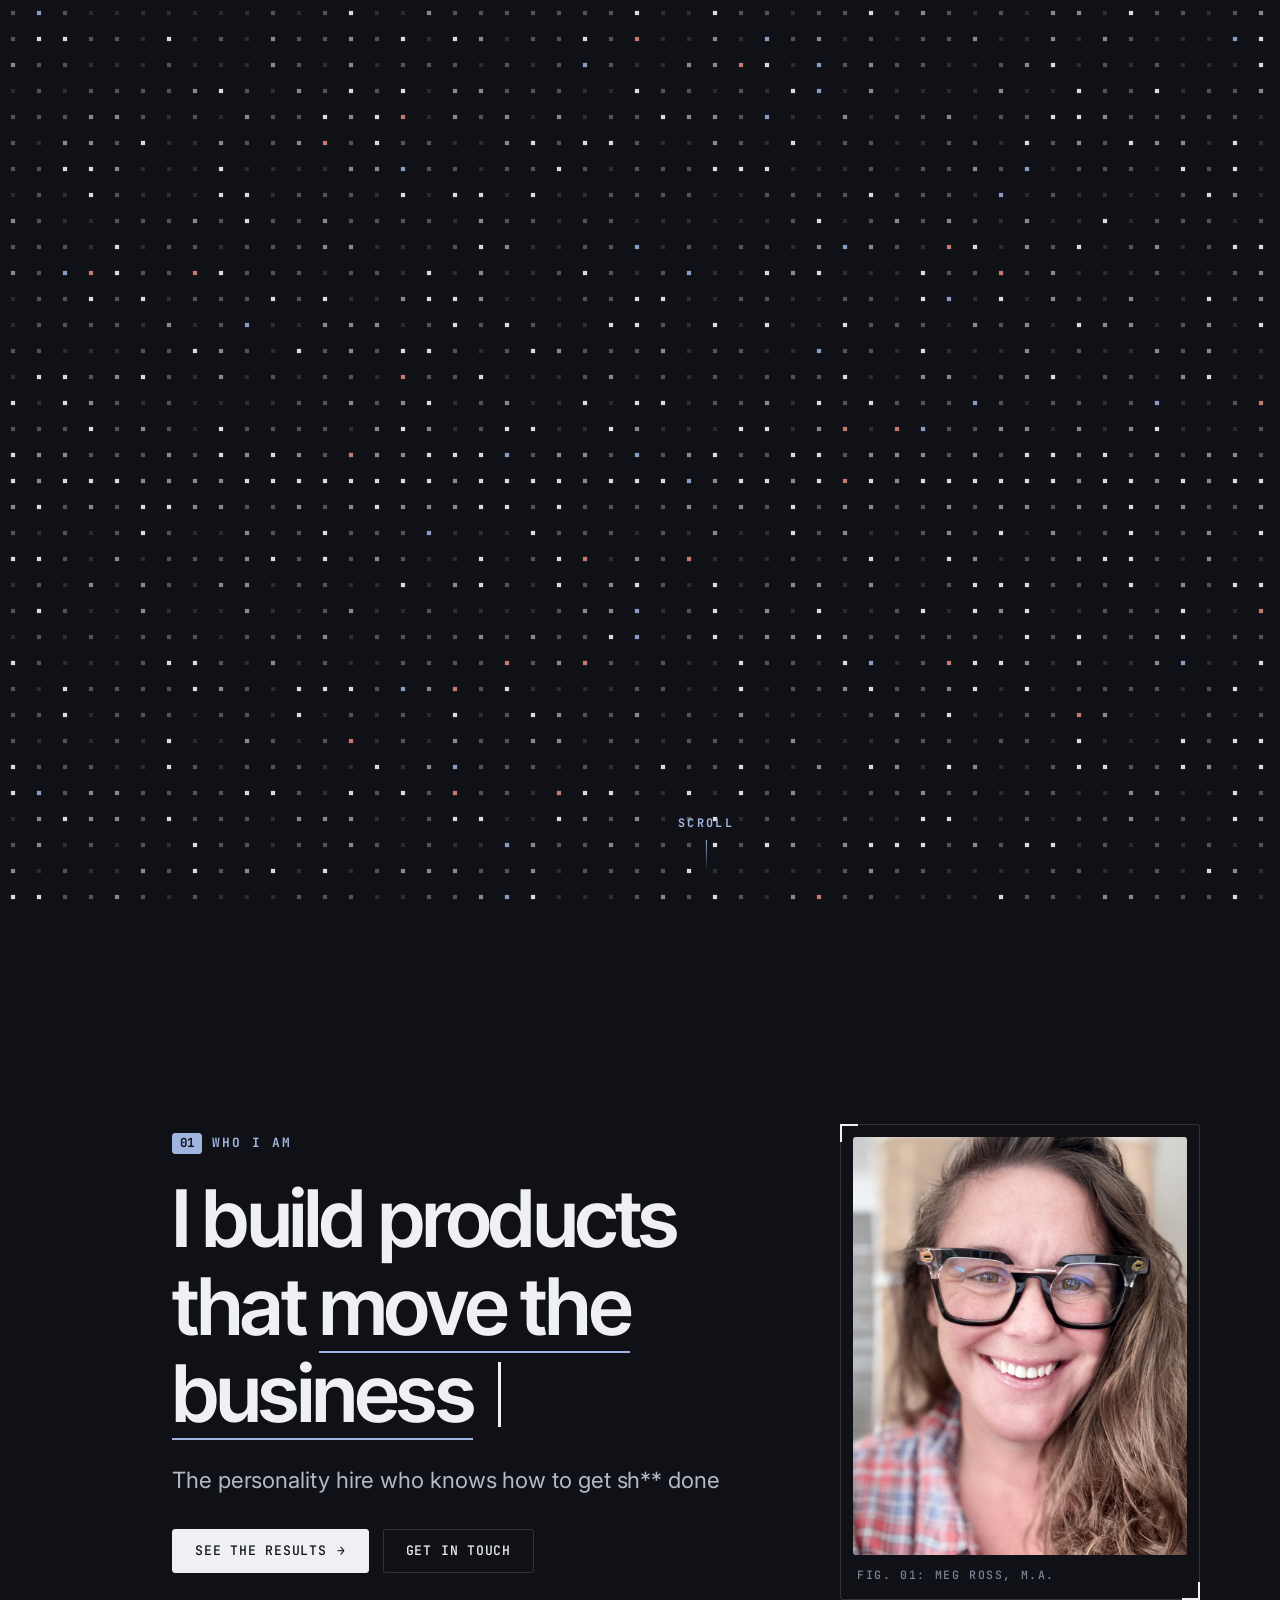
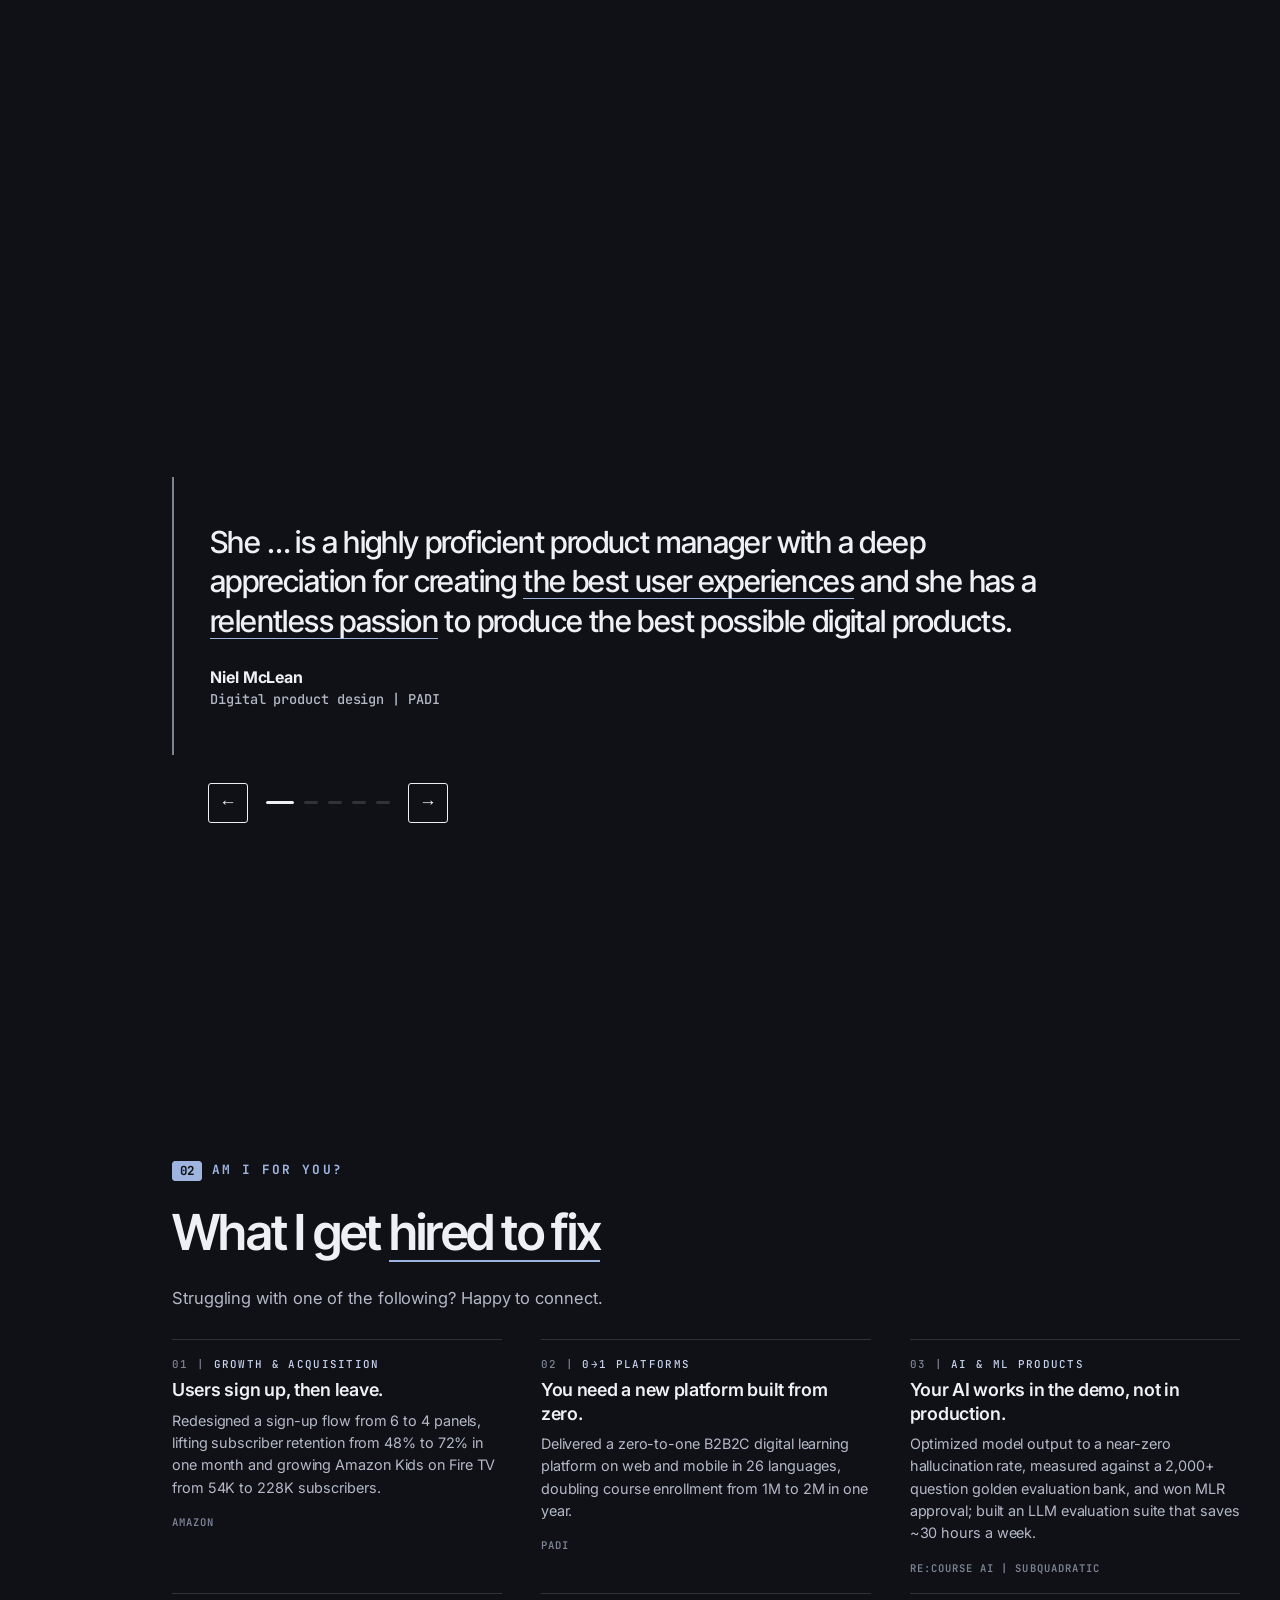
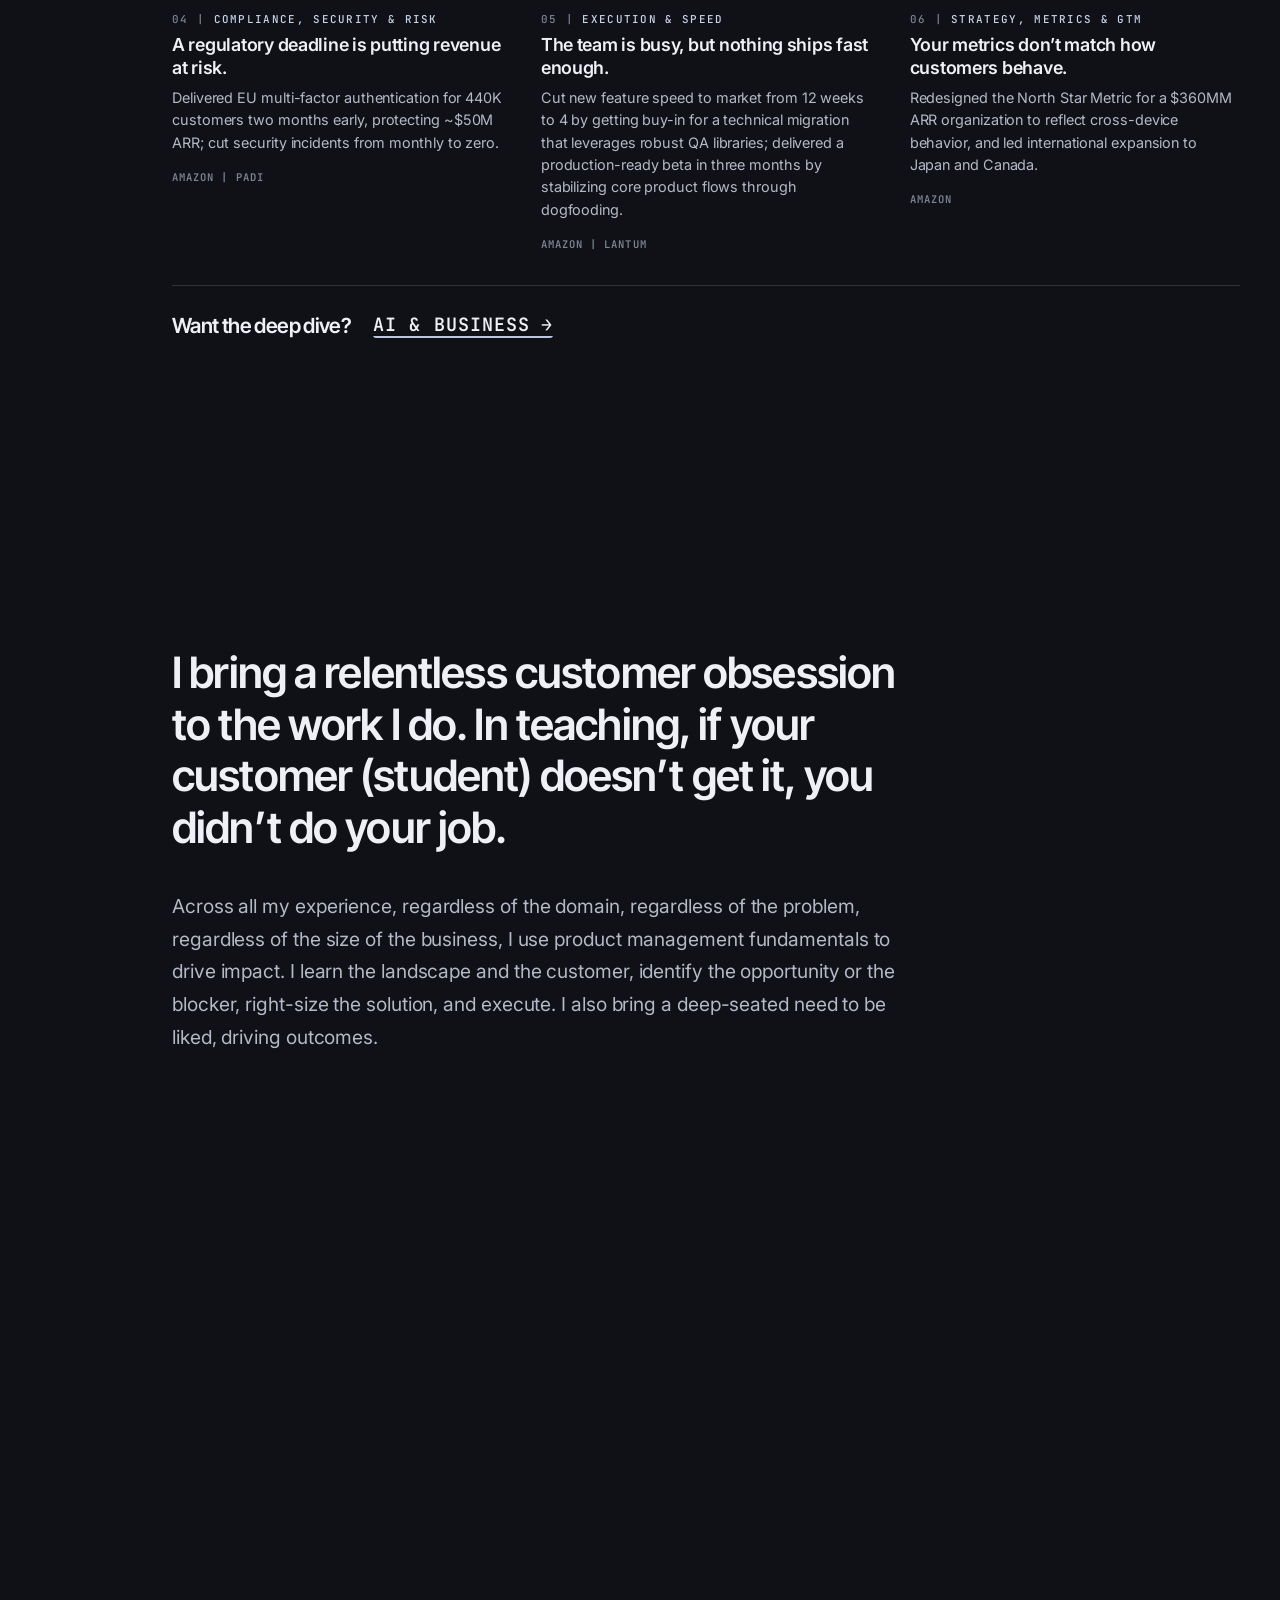
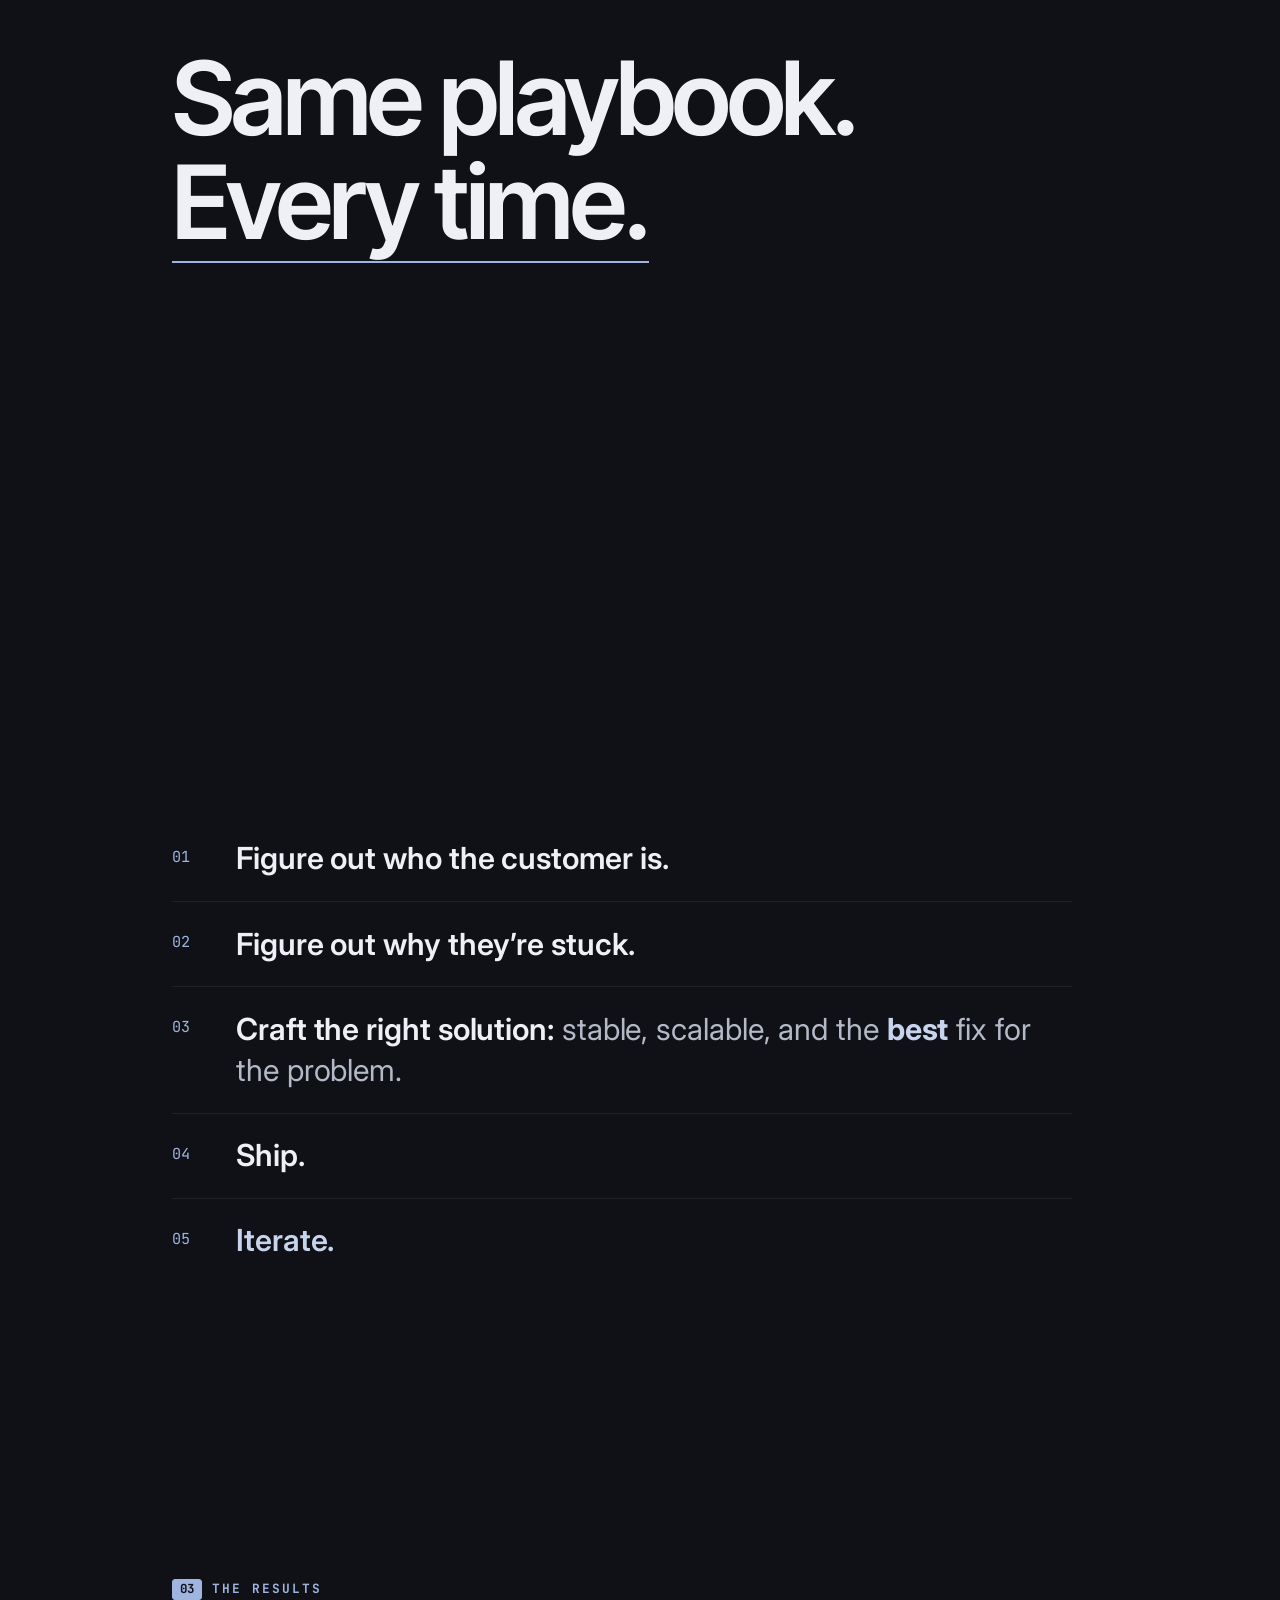
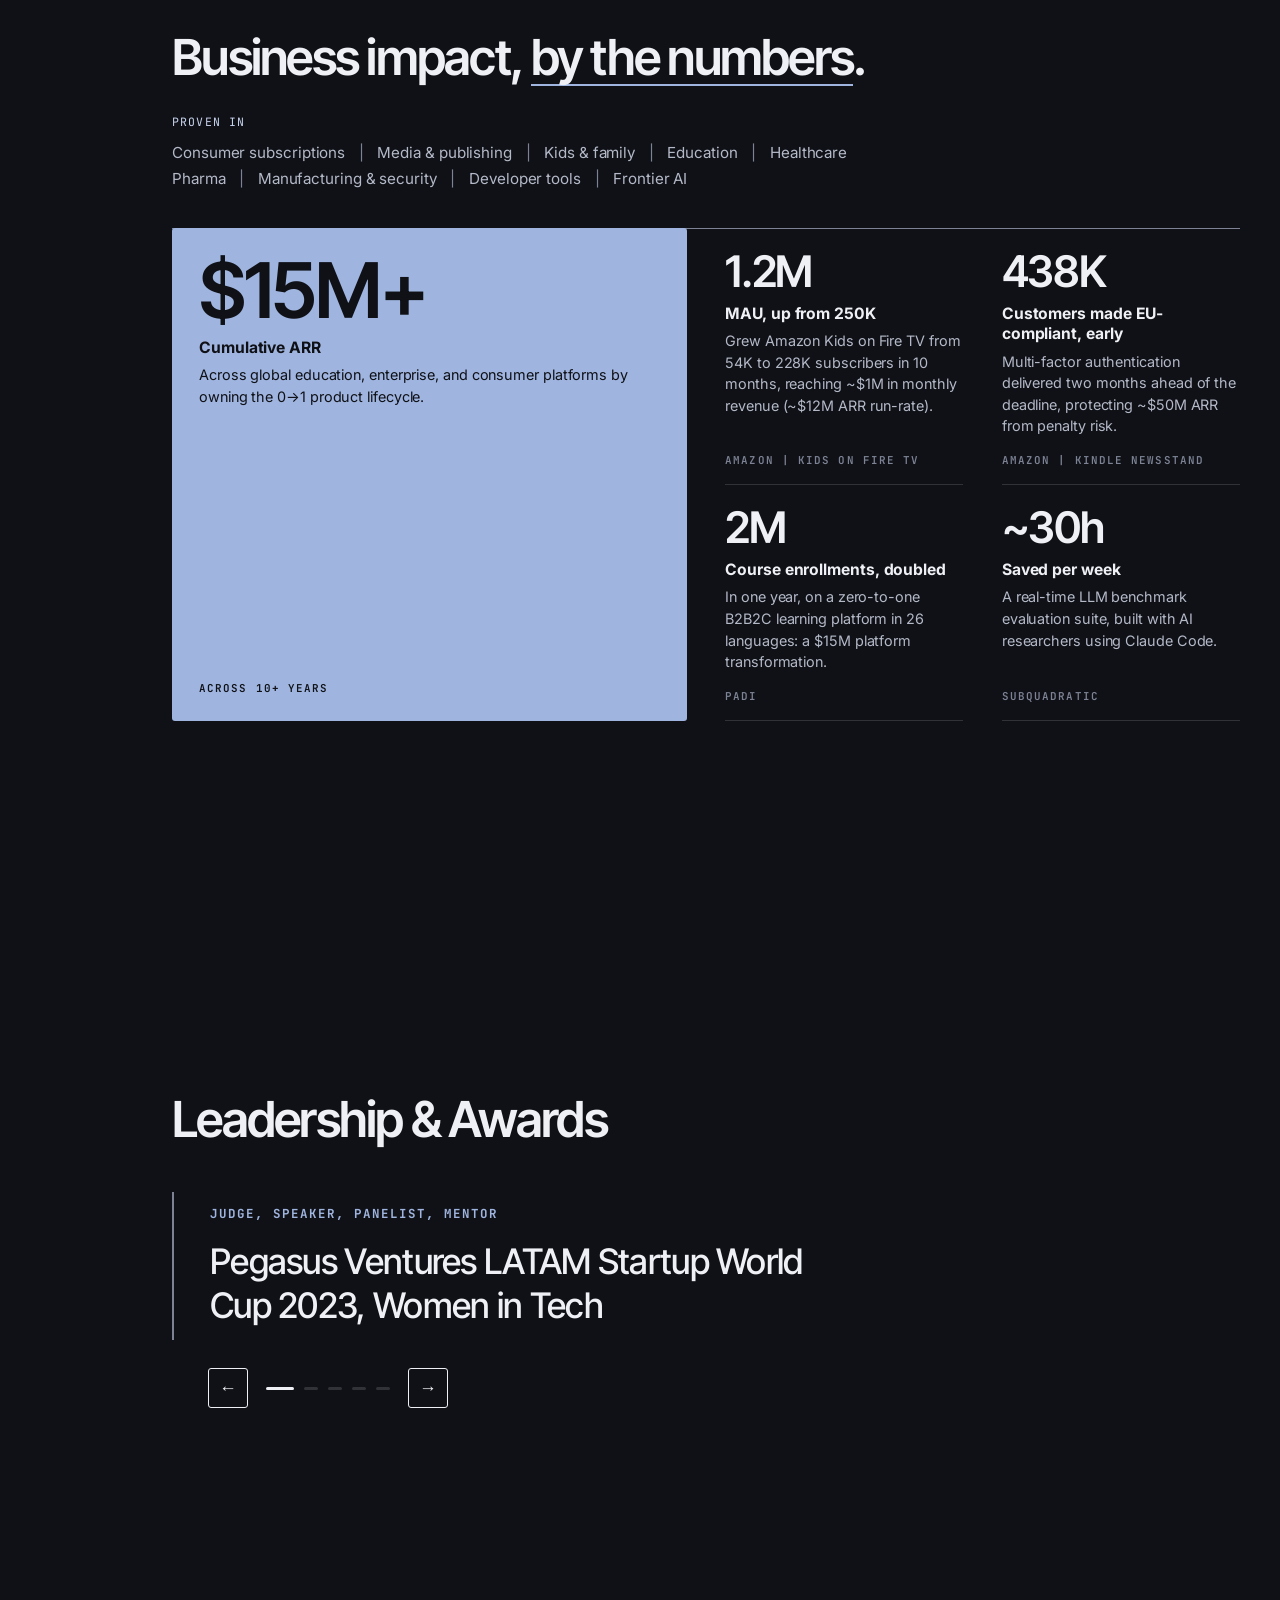
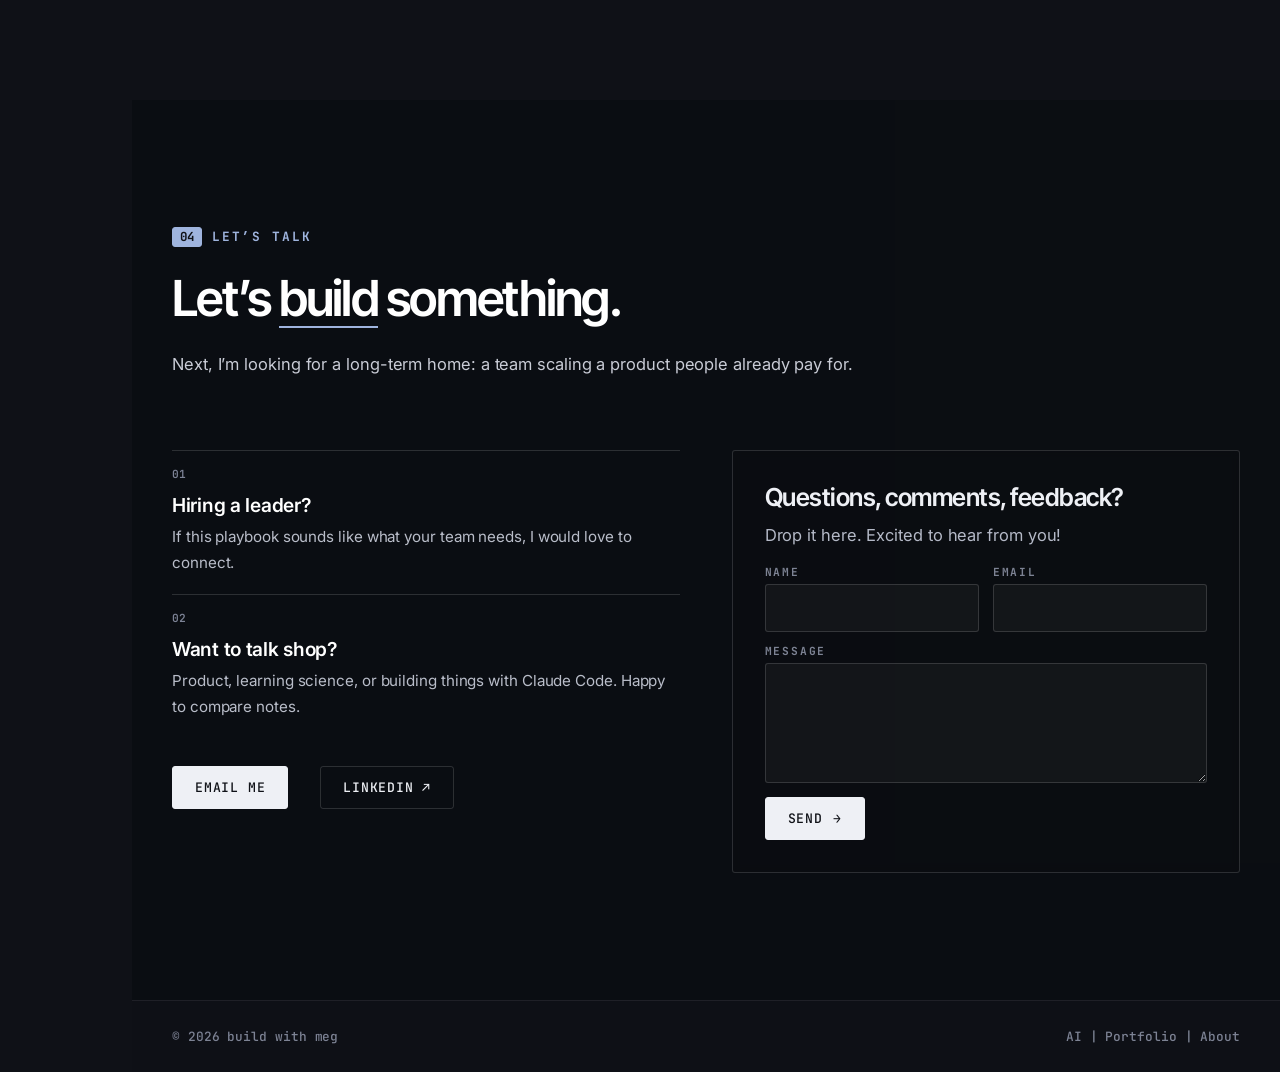
<file: index.html>
<!doctype html>
<html lang="en">
<head>
<meta charset="utf-8">
<!-- Google tag (gtag.js) -->
<script>if (!/(^|\.)buildwithmeg\.com$/.test(location.hostname)) window['ga-disable-G-VCVZNZRRMF'] = true;</script>
<script async src="https://www.googletagmanager.com/gtag/js?id=G-VCVZNZRRMF"></script>
<script>
  window.dataLayer = window.dataLayer || [];
  function gtag(){dataLayer.push(arguments);}
  gtag('js', new Date());

  gtag('config', 'G-VCVZNZRRMF');
</script>
<meta name="viewport" content="width=device-width, initial-scale=1, viewport-fit=cover">
<title>Meg Ross | AI Product Leader | Build with Meg</title>
<link rel="canonical" href="https://buildwithmeg.com/">
<meta name="description" content="Meg Ross is an AI product builder with 10+ years of experience scaling consumer, enterprise, and developer platforms, optimizing acquisition funnels, and aligning multidisciplinary teams across engineering, AI research, and design. $15M+ in cumulative ARR.">
<meta property="og:type" content="website">
<meta property="og:title" content="Meg Ross | AI Product Leader | Build with Meg">
<meta property="og:description" content="AI product builder. $15M+ in cumulative ARR across global education, enterprise, and consumer platforms.">
<meta property="og:url" content="https://buildwithmeg.com/">
<meta property="og:image" content="https://buildwithmeg.com/assets/og-2.png">
<meta name="twitter:card" content="summary_large_image">
<link rel="apple-touch-icon" href="assets/apple-touch-icon.png">
<link rel="icon" href="assets/favicon.svg?v=1793998317" type="image/svg+xml">
<link rel="preconnect" href="https://fonts.googleapis.com">
<link rel="preconnect" href="https://fonts.gstatic.com" crossorigin>
<link href="https://fonts.googleapis.com/css2?family=Inter+Tight:wght@500;600&family=Inter:wght@400;500;600;700&family=JetBrains+Mono:wght@500&display=swap" rel="stylesheet">
<link rel="stylesheet" href="assets/style.css?v=1795032138">
<script src="assets/site.js?v=1795032138" defer></script>
<script src="assets/intro.js?v=1795032138" defer></script>
<script type="application/ld+json">
{
 "@context": "https://schema.org",
 "@graph": [
  {
   "@type": "Person",
   "@id": "https://buildwithmeg.com/#meg",
   "name": "Meg Ross",
   "url": "https://buildwithmeg.com/",
   "image": "https://buildwithmeg.com/assets/img/headshot.jpg",
   "jobTitle": "AI Product Leader",
   "description": "AI product builder with 10+ years of experience scaling consumer, enterprise, and developer platforms.",
   "knowsAbout": [
    "Product management",
    "AI products",
    "LLM evaluation",
    "EdTech",
    "Consumer subscriptions",
    "Growth"
   ],
   "sameAs": [
    "https://www.linkedin.com/in/megross2",
    "https://productschool.com/product-leaders/meg-ross"
   ]
  },
  {
   "@type": "WebSite",
   "@id": "https://buildwithmeg.com/#site",
   "name": "Build with Meg",
   "url": "https://buildwithmeg.com/",
   "author": {
    "@id": "https://buildwithmeg.com/#meg"
   }
  }
 ]
}
</script>
</head>
<body class="editorial dark dotsbg">
<canvas class="bg-dots" aria-hidden="true"></canvas>
<div class="intro-space" aria-hidden="true"><a class="intro-hint" href="#main" tabindex="-1">scroll</a></div>
<a class="skip" href="#main">Skip to content</a>

<header class="nav">
  <div class="wrap">
    <a class="logo" href="./"><img src="assets/favicon.svg?v=1793998317" alt="" width="34" height="34"><span class="logo-text">build<b>with</b>meg</span></a>
    <nav aria-label="Main">
      <ul>
        <li><a class="link" href="ai/">AI</a></li>
        <li><a class="link" href="edtech/">EdTech</a></li>
        <li><a class="link" href="portfolio/">Portfolio</a></li>
        <li><a class="link" href="about/">About</a></li>
      </ul>
    </nav>
  </div>
</header>

<main id="main">

  <!-- 1. WHO / WHAT -->
  <section class="panel hero">
    <div class="wrap">
      <div>
        <span class="step"><b>1</b> Who I am</span>
        <h1 style="font-size:clamp(2.6rem,6.2vw,5.5rem)">
          <span data-split>I build products that</span>
          <span class="hl" style="--d:900ms"><span data-split>move the business</span></span>
        </h1>
        <p class="lede">The personality hire who knows how to get sh** done</p>
        <div class="ctas">
          <a class="btn" href="#results">See the results <span class="arr">→</span></a>
          <a class="btn ghost" href="#contact">Get in touch</a>
        </div>
      </div>

      <div class="polaroid-zone">
        <figure class="polaroid">
          <img src="assets/img/headshot.jpg?v=1793998317" alt="Meg Ross, smiling, in black and clear square glasses and a plaid shirt" width="480" height="640">
          <figcaption>fig. 01: Meg Ross, M.A.</figcaption>
        </figure>
      </div>
    </div>
  </section>

  <!-- TESTIMONIALS -->
  <section class="panel testimonials" aria-label="Testimonials">
    <div class="wrap">
      <div class="carousel reveal" aria-roledescription="carousel" aria-label="Testimonials">
        <div class="car-track" tabindex="0">
          <figure class="quote-card slide" role="group" aria-roledescription="slide" aria-label="1 of 5">
            <blockquote>She … is a highly proficient product manager with a deep appreciation for creating <mark>the best user experiences</mark> and she has a <mark>relentless passion</mark> to produce the best possible digital products.</blockquote>
            <cite><strong>Niel McLean</strong><br>Digital product design | PADI</cite>
          </figure>
          <figure class="quote-card slide" role="group" aria-roledescription="slide" aria-label="2 of 5">
            <blockquote>From day one, Meg was an incredible fit, bringing deep product management expertise that helped reinforce a product-led mindset within a traditionally IT-driven organization.</blockquote>
            <cite><strong>Josh Dahmer</strong><br>Manager, Product Management | Adobe Product Management Center of Excellence</cite>
          </figure>
          <figure class="quote-card slide" role="group" aria-roledescription="slide" aria-label="3 of 5">
            <blockquote>Meg has paved the way for PADI to envision a future with their digital learning product portfolio. She was integral to planning, scoping, and building the new IDC and new Open Water Diver journeys. She has been a pleasure to work with, super intelligent, and brings joy and enthusiasm to the whole team.</blockquote>
            <cite><strong>Dorota Juska-Fairbanks</strong><br>Global Localization Leader | PADI</cite>
          </figure>
          <figure class="quote-card slide" role="group" aria-roledescription="slide" aria-label="4 of 5">
            <blockquote>Meg brings a tremendous amount of experience, order, and discipline to any team she is paired with, and is also a lot of fun.</blockquote>
            <cite><strong>Steve Jackson</strong><br>Senior Infrastructure Lead | Subquadratic</cite>
          </figure>
          <figure class="quote-card slide" role="group" aria-roledescription="slide" aria-label="5 of 5">
            <blockquote>I’ve heard people say “the product manager is the natural enemy of the software engineer.” But you always made me feel like you had our back and work was a lot better for it.</blockquote>
            <cite><strong>Eric Riddoch</strong><br>Senior Engineering Manager | Subquadratic</cite>
          </figure>
        </div>
        <div class="car-nav">
          <button class="car-btn car-prev" type="button" aria-label="Previous testimonial">&larr;</button>
          <div class="car-dots" role="tablist"></div>
          <button class="car-btn car-next" type="button" aria-label="Next testimonial">&rarr;</button>
        </div>
      </div>
    </div>
  </section>

  <!-- 2. IS IT FOR ME? -->
  <section class="panel" id="fix">
    <div class="wrap">
      <div class="section-head reveal">
        <span class="step"><b>2</b> Am I for you?</span>
        <h2>What I get <span class="hl pink">hired to fix</span></h2>
        <p>Struggling with one of the following? Happy to connect.</p>
      </div>
      <div class="problems">
        <article class="problem reveal">
          <div class="pain"><span><span class="cat">Growth &amp; acquisition</span>Users sign up, then leave.</span></div>
          <div class="fix"><strong>What I did</strong><p>Redesigned a sign-up flow from 6 to 4 panels, lifting subscriber retention from 48% to 72% in one month and growing Amazon Kids on Fire TV from 54K to 228K subscribers.</p><span class="co">Amazon</span></div>
        </article>
        <article class="problem reveal d1">
          <div class="pain"><span><span class="cat">0→1 platforms</span>You need a new platform built from zero.</span></div>
          <div class="fix"><strong>What I did</strong><p>Delivered a zero-to-one B2B2C digital learning platform on web and mobile in 26 languages, doubling course enrollment from 1M to 2M in one year.</p><span class="co">PADI</span></div>
        </article>
        <article class="problem reveal">
          <div class="pain"><span><span class="cat">AI &amp; ML products</span>Your AI works in the demo, not in production.</span></div>
          <div class="fix"><strong>What I did</strong><p>Optimized model output to a near-zero hallucination rate, measured against a 2,000+ question golden evaluation bank, and won MLR approval; built an LLM evaluation suite that saves ~30 hours a week.</p><span class="co">Re:Course AI | Subquadratic</span></div>
        </article>
        <article class="problem reveal d1">
          <div class="pain"><span><span class="cat">Compliance, security &amp; risk</span>A regulatory deadline is putting revenue at risk.</span></div>
          <div class="fix"><strong>What I did</strong><p>Delivered EU multi-factor authentication for 440K customers two months early, protecting ~$50M ARR; cut security incidents from monthly to zero.</p><span class="co">Amazon | PADI</span></div>
        </article>
        <article class="problem reveal">
          <div class="pain"><span><span class="cat">Execution &amp; speed</span>The team is busy, but nothing ships fast enough.</span></div>
          <div class="fix"><strong>What I did</strong><p>Cut new feature speed to market from 12 weeks to 4 by getting buy-in for a technical migration that leverages robust QA libraries; delivered a production-ready beta in three months by stabilizing core product flows through dogfooding.</p><span class="co">Amazon | Lantum</span></div>
        </article>
        <article class="problem reveal d1">
          <div class="pain"><span><span class="cat">Strategy, metrics &amp; GTM</span>Your metrics don’t match how customers behave.</span></div>
          <div class="fix"><strong>What I did</strong><p>Redesigned the North Star Metric for a $360MM ARR organization to reflect cross-device behavior, and led international expansion to Japan and Canada.</p><span class="co">Amazon</span></div>
        </article>
      </div>


      <div class="deep reveal">
        <p>Want the deep dive?</p>
        <a class="btn" href="ai/">AI &amp; business <span class="arr">→</span></a>
      </div>
    </div>
  </section>

  <section class="panel pb-statement">
    <div class="wrap">
      <div class="reveal">
        <h3 class="pb-sub">I bring a relentless customer obsession to the work I do. In teaching, if your customer (student) doesn’t get it, you didn’t do your job.</h3>
        <p class="pb-para">Across all my experience, regardless of the domain, regardless of the problem, regardless of the size of the business, I use product management fundamentals to drive impact. I learn the landscape and the customer, identify the opportunity or the blocker, right-size the solution, and execute. I also bring a deep-seated need to be liked, driving outcomes.</p>
      </div>
    </div>
  </section>

  <!-- PLAYBOOK -->
  <section class="panel playbook-title" id="playbook">
    <div class="wrap">
      <h2 class="reveal pb-big">Same playbook. <span class="hl">Every time.</span></h2>
    </div>
  </section>

  <section class="panel pb-steps-panel">
    <div class="wrap">
      <ol class="pb-steps reveal">
          <li><span><b>Figure out who the customer is.</b></span></li>
          <li><span><b>Figure out why they’re stuck.</b></span></li>
          <li><span><b>Craft the right solution:</b> stable, scalable, and the <em class="best">best</em> fix for the problem.</span></li>
          <li><span><b>Ship.</b></span></li>
          <li><span><b>Iterate.</b></span></li>
        </ol>
    </div>
  </section>

  <!-- 3. IS IT GOOD? -->
  <section class="panel" id="results">
    <div class="wrap">
      <div class="section-head reveal">
        <span class="step"><b>3</b> The results</span>
        <h2>Business impact, <span class="hl">by the numbers</span>.</h2>
        <p class="pb-where"><span class="lbl">Proven in</span><span class="row"><span class="ind-i">Consumer subscriptions</span><span class="dot">|</span><span class="ind-i">Media &amp; publishing</span><span class="dot">|</span><span class="ind-i">Kids &amp; family</span><span class="dot">|</span><span class="ind-i">Education</span><span class="dot">|</span><span class="ind-i">Healthcare</span></span><span class="row"><span class="ind-i">Pharma</span><span class="dot">|</span><span class="ind-i">Manufacturing &amp; security</span><span class="dot">|</span><span class="ind-i">Developer tools</span><span class="dot">|</span><span class="ind-i">Frontier AI</span></span></p>
      </div>

      <div class="results results-5">
        <div class="result feature reveal">
          <span class="big">$<span data-count="15" data-suffix="M+">15M+</span></span>
          <strong>Cumulative ARR</strong>
          <p>Across global education, enterprise, and consumer platforms by owning the 0→1 product lifecycle.</p>
          <span class="co">Across 10+ years</span>
        </div>
        <div class="result reveal">
          <span class="big"><span data-count="1.2" data-decimals="1" data-suffix="M">1.2M</span></span>
          <strong>MAU, up from 250K</strong>
          <p>Grew Amazon Kids on Fire TV from 54K to 228K subscribers in 10 months, reaching ~$1M in monthly revenue (~$12M ARR run-rate).</p>
          <span class="co">Amazon | Kids on Fire TV</span>
        </div>
        <div class="result reveal d1">
          <span class="big"><span data-count="440" data-suffix="K">440K</span></span>
          <strong>Customers made EU-compliant, early</strong>
          <p>Multi-factor authentication delivered two months ahead of the deadline, protecting ~$50M ARR from penalty risk.</p>
          <span class="co">Amazon | Kindle Newsstand</span>
        </div>
        <div class="result reveal d2">
          <span class="big"><span data-count="2" data-suffix="M">2M</span></span>
          <strong>Course enrollments, doubled</strong>
          <p>In one year, on a zero-to-one B2B2C learning platform in 26 languages: a $15M platform transformation.</p>
          <span class="co">PADI</span>
        </div>
        <div class="result reveal d3">
          <span class="big">~<span data-count="30" data-suffix="h">30h</span></span>
          <strong>Saved per week</strong>
          <p>A real-time LLM benchmark evaluation suite, built with AI researchers using Claude Code.</p>
          <span class="co">Subquadratic</span>
        </div>
      </div>

    </div>
  </section>

  <!-- LEADERSHIP & AWARDS -->
  <section class="panel awards">
    <div class="wrap">
      <h2 class="aw-title reveal">Leadership &amp; Awards</h2>
      <div class="carousel reveal" aria-roledescription="carousel" aria-label="Leadership and awards">
        <div class="car-track" tabindex="0">
          <div class="slide award-slide" role="group" aria-roledescription="slide" aria-label="1 of 5"><span class="aw-lab">Judge, Speaker, Panelist, Mentor</span><p class="aw-body">Pegasus Ventures LATAM Startup World Cup 2023, Women in Tech</p></div>
          <div class="slide award-slide" role="group" aria-roledescription="slide" aria-label="2 of 5"><span class="aw-lab">Speaker</span><p class="aw-body">Product School 2022, AMA</p></div>
          <div class="slide award-slide" role="group" aria-roledescription="slide" aria-label="3 of 5"><p class="aw-body">Selected from 1,000+ applicants for Shreyas Doshi’s Product Sense for Product Leaders, Oct. 2024</p></div>
          <div class="slide award-slide" role="group" aria-roledescription="slide" aria-label="4 of 5"><span class="aw-lab">Amazon Kids+</span><p class="aw-body">Best Kids Only Streaming Service 2023, Kidscreen Awards</p></div>
          <div class="slide award-slide" role="group" aria-roledescription="slide" aria-label="5 of 5"><span class="aw-lab">Pearson TELL</span><p class="aw-body">Best of Show 2015, ISTE</p></div>
        </div>
        <div class="car-nav">
          <button class="car-btn car-prev" type="button" aria-label="Previous award">&larr;</button>
          <div class="car-dots" role="tablist"></div>
          <button class="car-btn car-next" type="button" aria-label="Next award">&rarr;</button>
        </div>
      </div>
    </div>
  </section>

  <!-- 4. WHAT CAN I DO? -->
  <section class="panel outreach" id="contact">
    <div class="wrap">
      <div class="section-head reveal">
        <span class="step"><b>4</b> Let’s talk</span>
        <h2>Let’s <span class="hl blue">build</span> something.</h2>
        <p>Next, I’m looking for a long-term home: a team scaling a product people already pay for.</p>
      </div>
      <div class="talk-grid">
        <div class="talk-left">
        <div class="asks">
          <div class="ask reveal"><span class="k">01</span><h3>Hiring a leader?</h3><p>If this playbook sounds like what your team needs, I would love to connect.</p></div>
          <div class="ask reveal d1"><span class="k">02</span><h3>Want to talk shop?</h3><p>Product, learning science, or building things with Claude Code. Happy to compare notes.</p></div>
        </div>
        <div class="contact-links reveal">
          <a class="btn email-link" href="#contact" data-u="mmross7" data-d="gmail.com">Email me</a>
          <a class="btn pinkb" href="https://www.linkedin.com/in/megross2" target="_blank" rel="noopener">LinkedIn ↗</a>
        </div>
        </div>
        <form class="ask-form reveal d1" action="https://formspree.io/f/mnpdvlvw" method="POST" data-formspree="mnpdvlvw" novalidate>
          <h3>Questions, comments, feedback?</h3>
          <p class="sub">Drop it here. Excited to hear from you!</p>
          <div class="row2">
            <label>Name<input type="text" name="name" autocomplete="name" required></label>
            <label>Email<input type="email" name="email" autocomplete="email" required></label>
          </div>
          <label>Message<textarea name="message" rows="4" required></textarea></label>
          <label class="hp" aria-hidden="true">Website<input type="text" name="website" tabindex="-1" autocomplete="off"></label>
          <input type="hidden" name="_subject" value="buildwithmeg.com: new note">
          <div class="form-foot">
            <button class="btn" type="submit">Send <span class="arr">→</span></button>
            <p class="form-status" role="status" aria-live="polite"></p>
          </div>
        </form>
      </div>
    </div>
  </section>

</main>

<footer class="footer-min">
  <div class="wrap">
    <span>© <span id="yr">2026</span> build with meg</span>
    <span><a href="ai/">AI</a> | <a href="portfolio/">Portfolio</a> | <a href="about/">About</a></span>
  </div>
</footer>
</body>
</html>
</file>
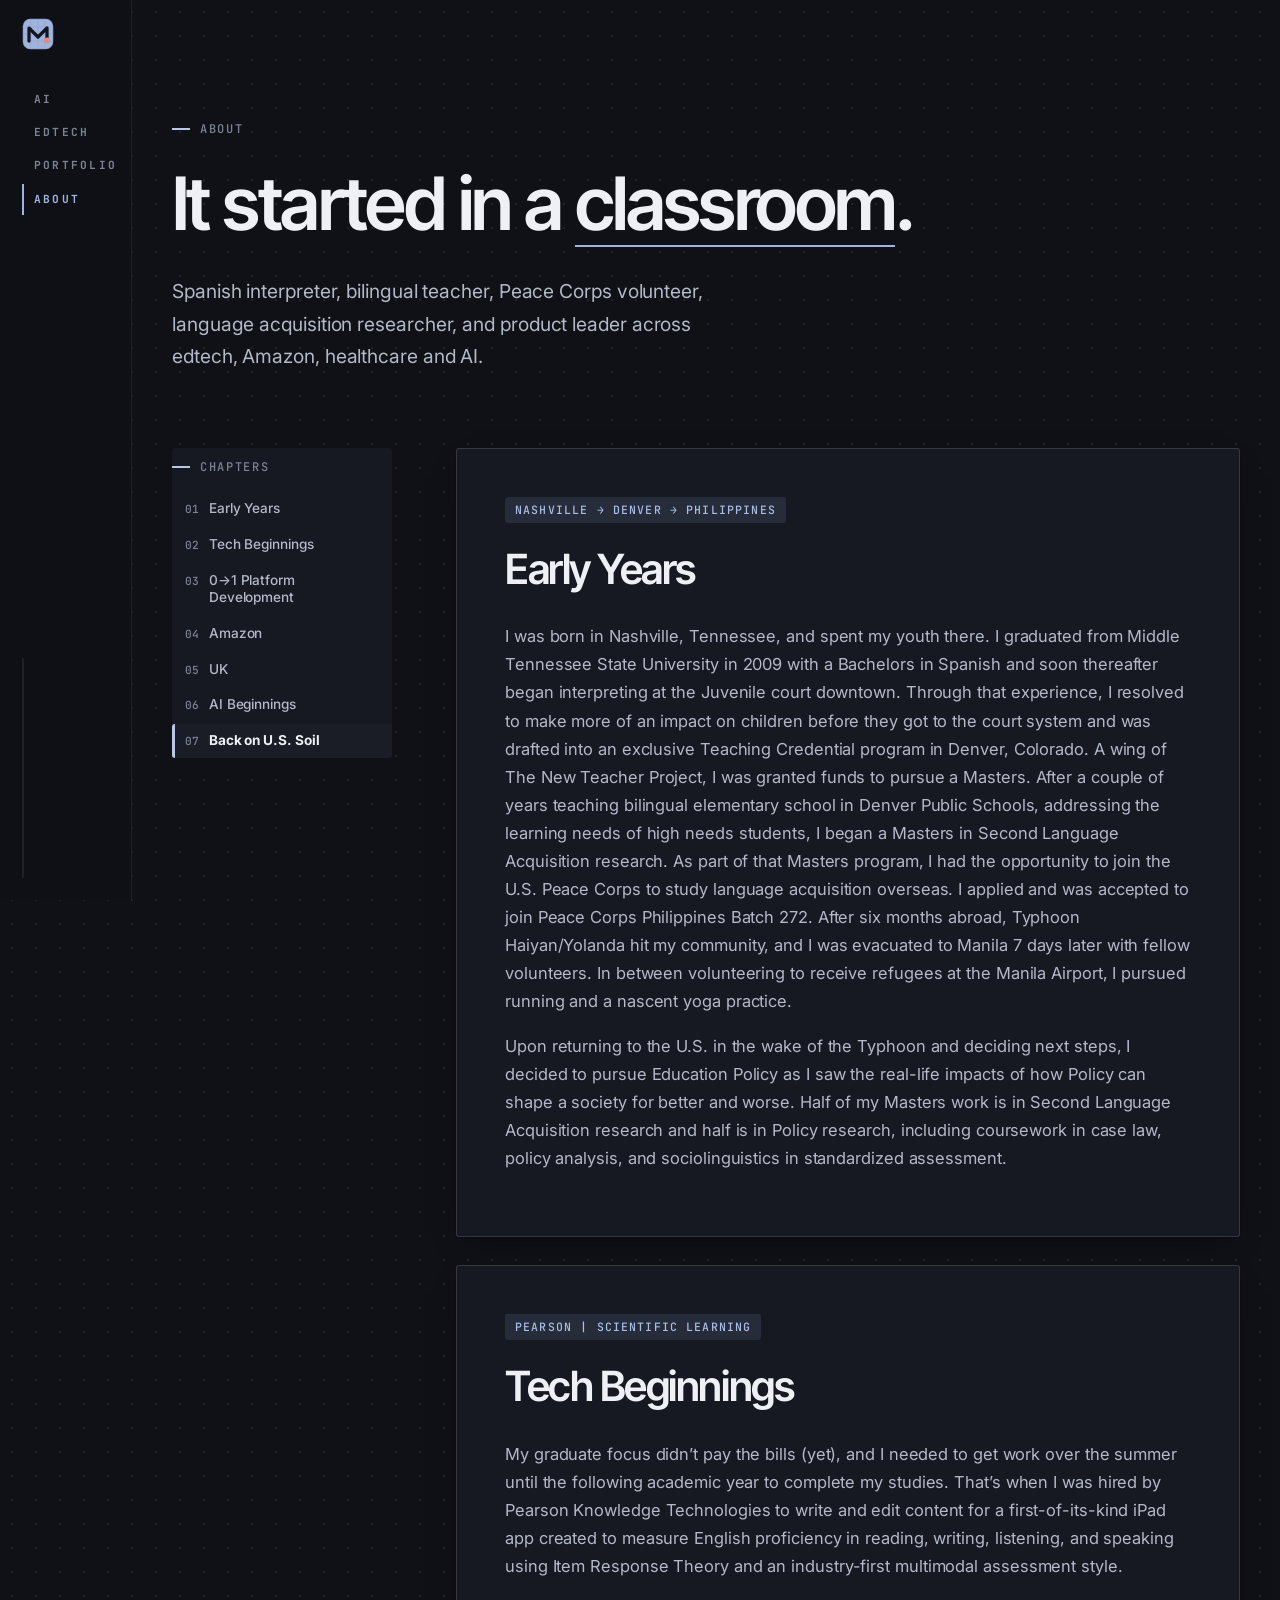
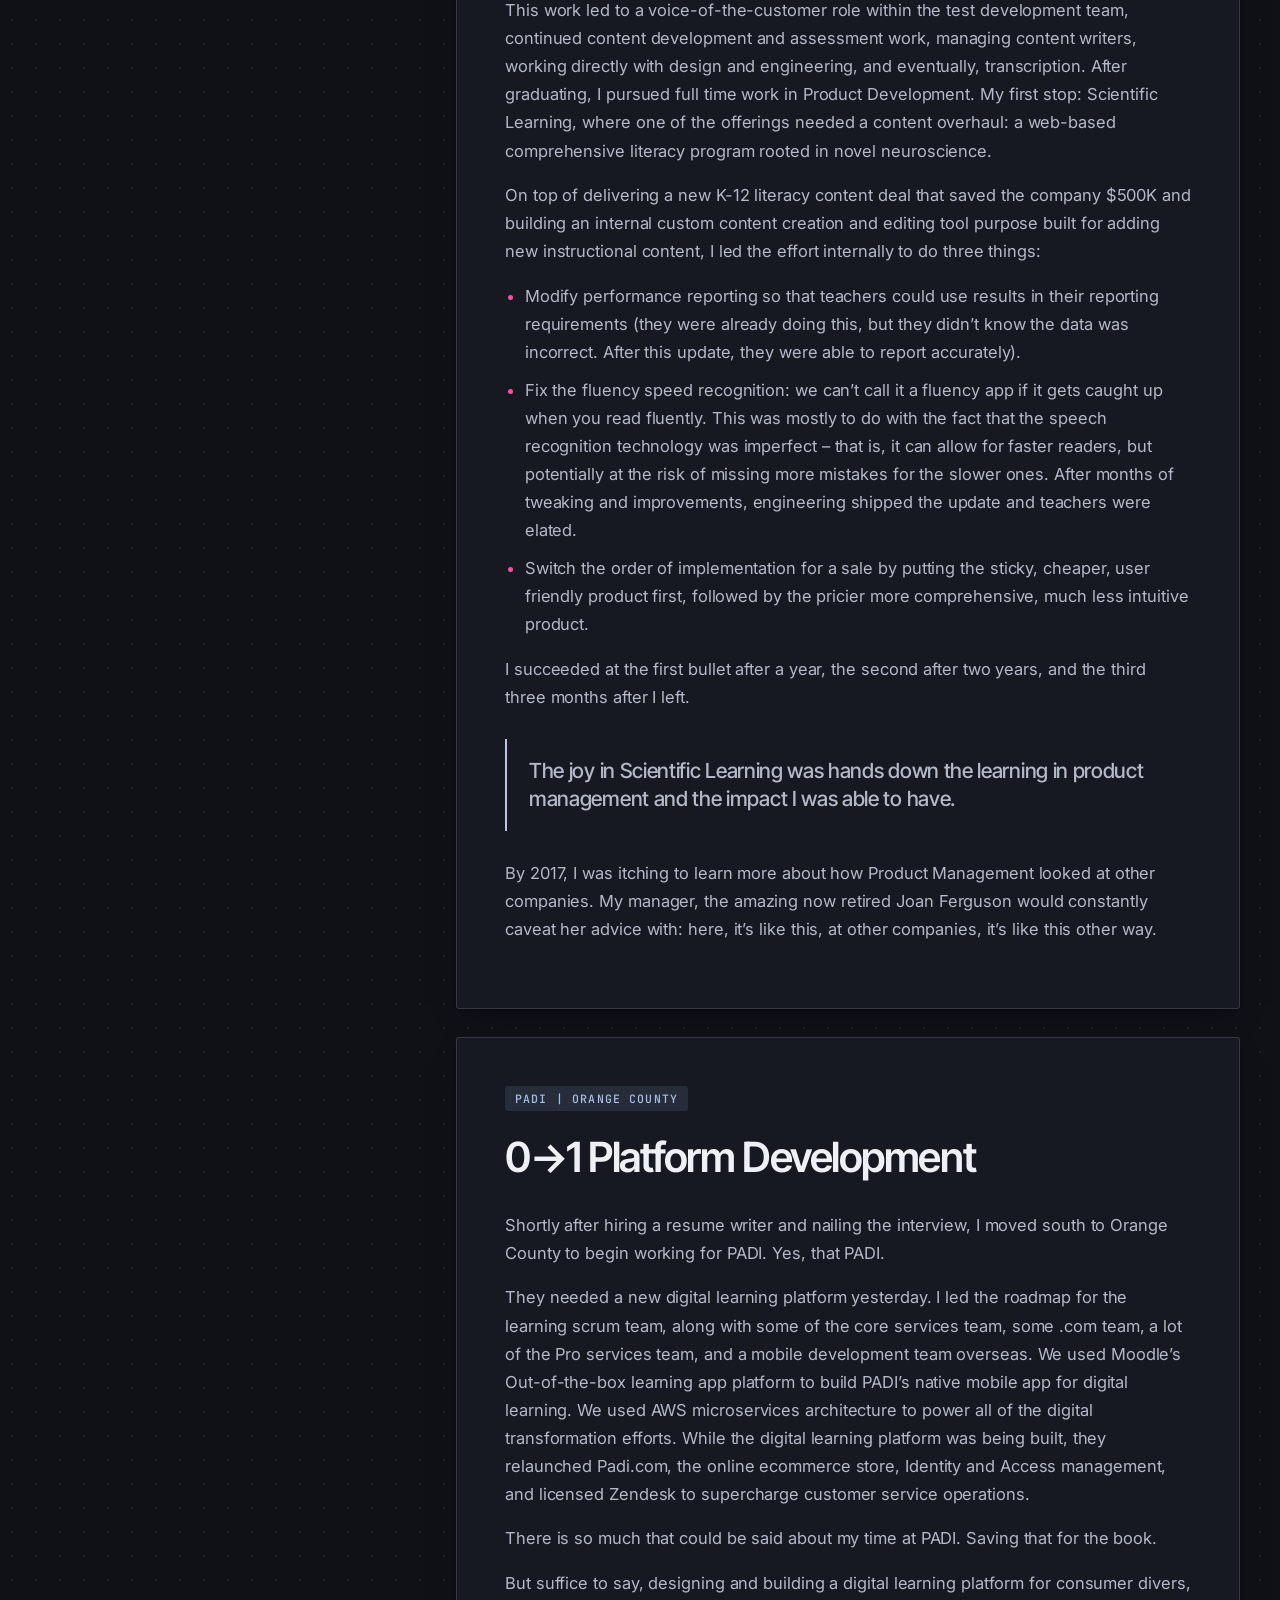
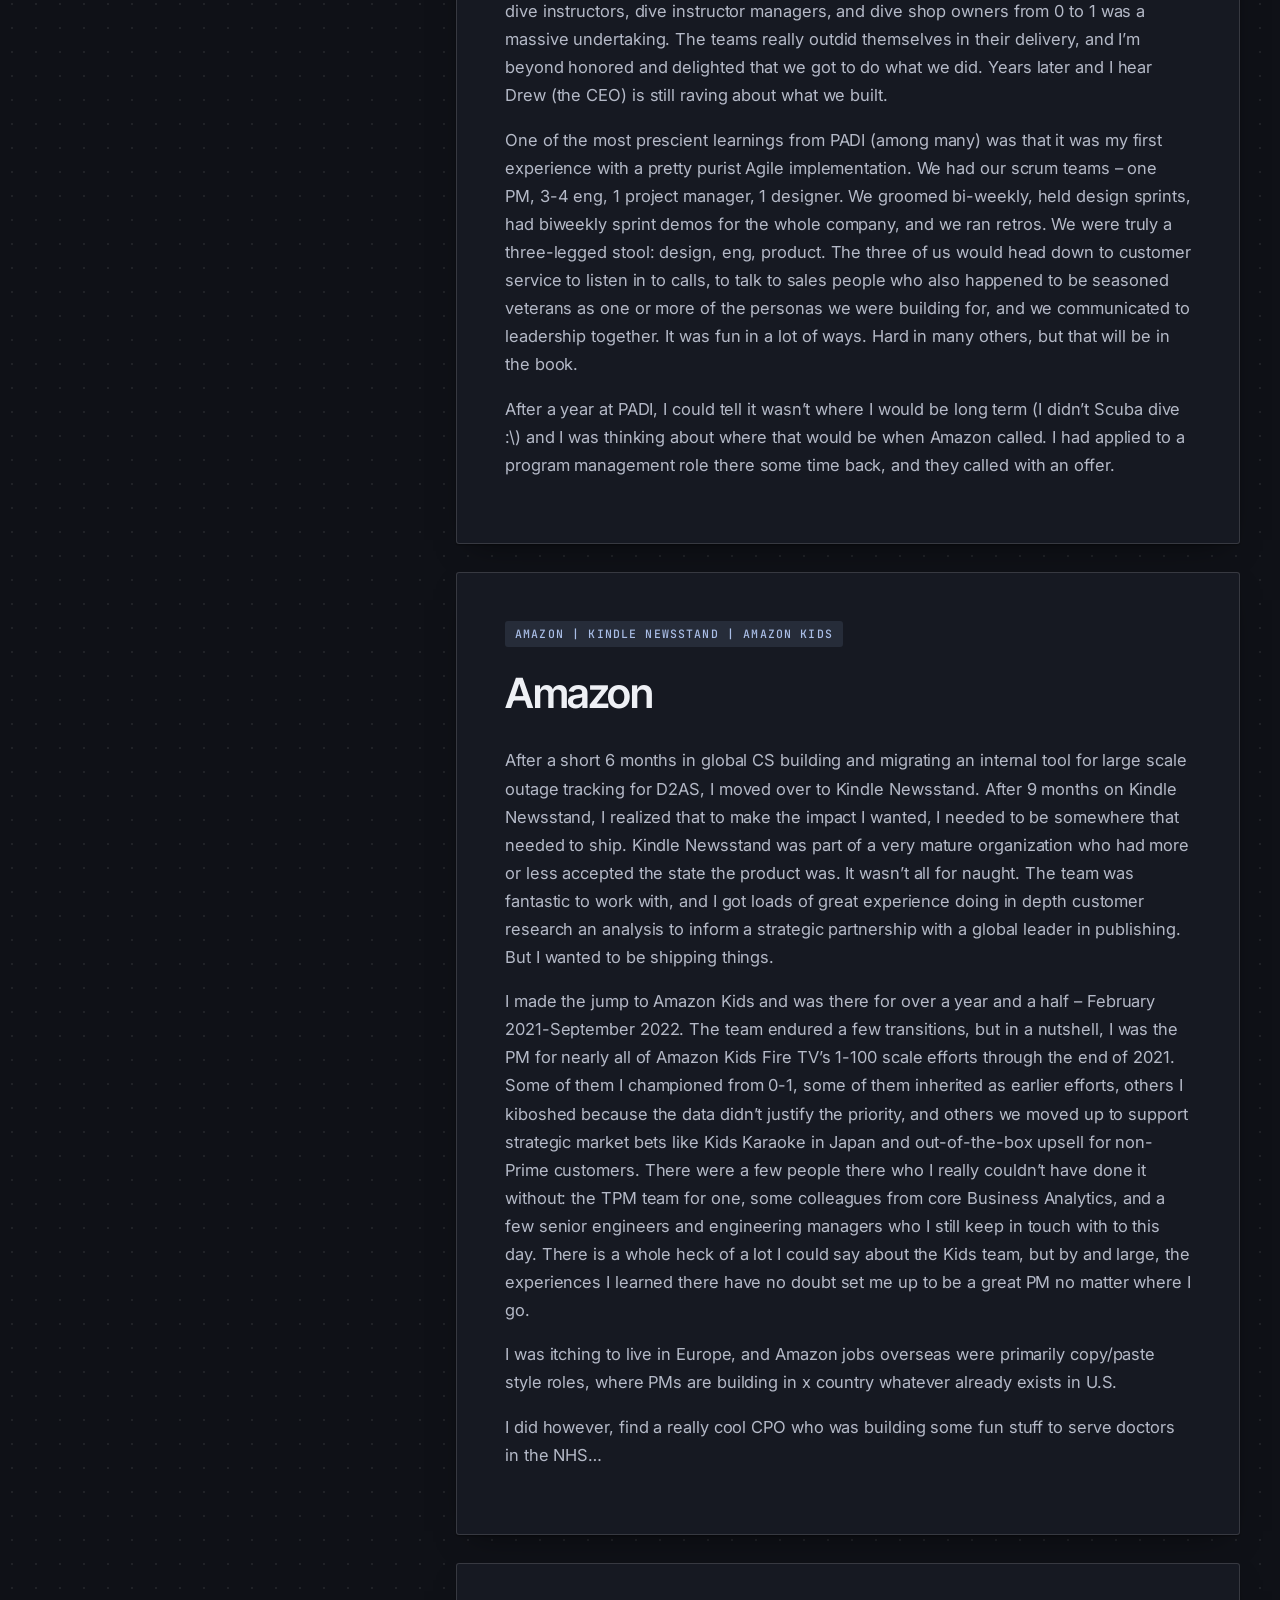
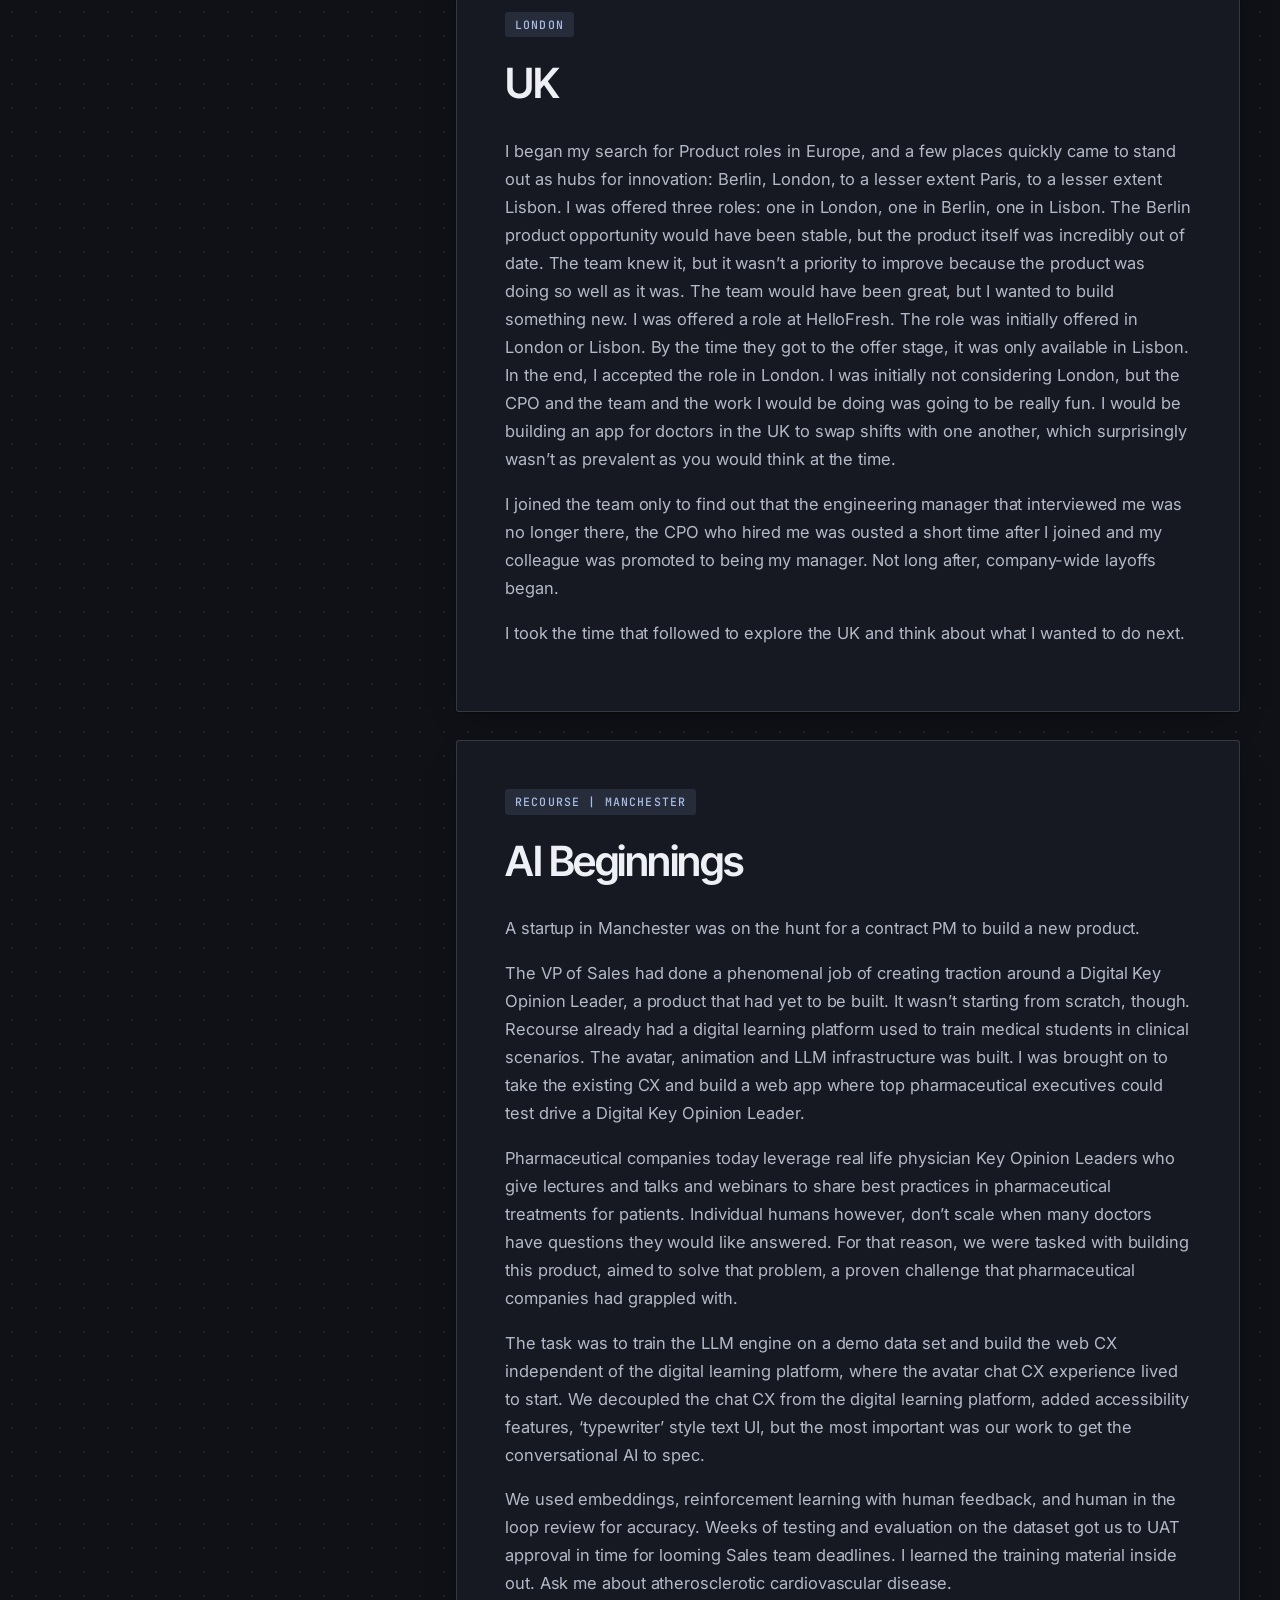
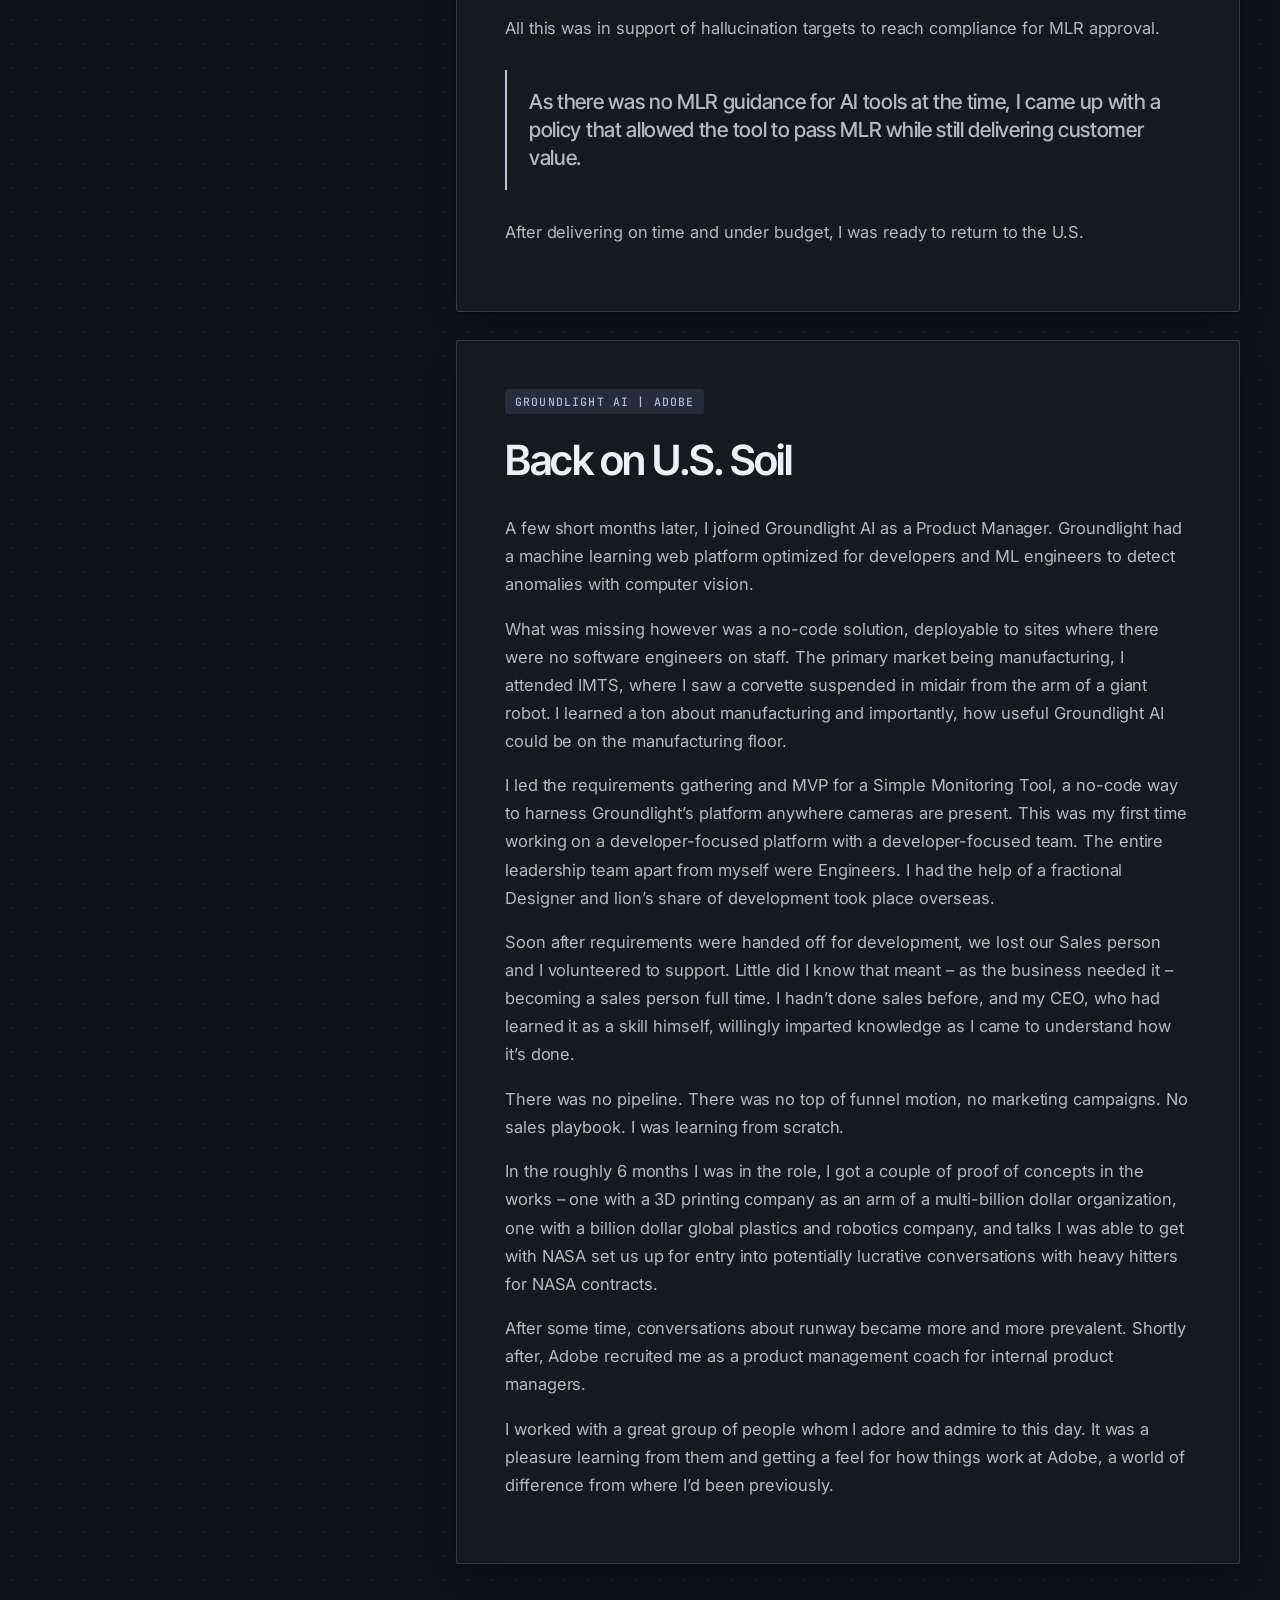
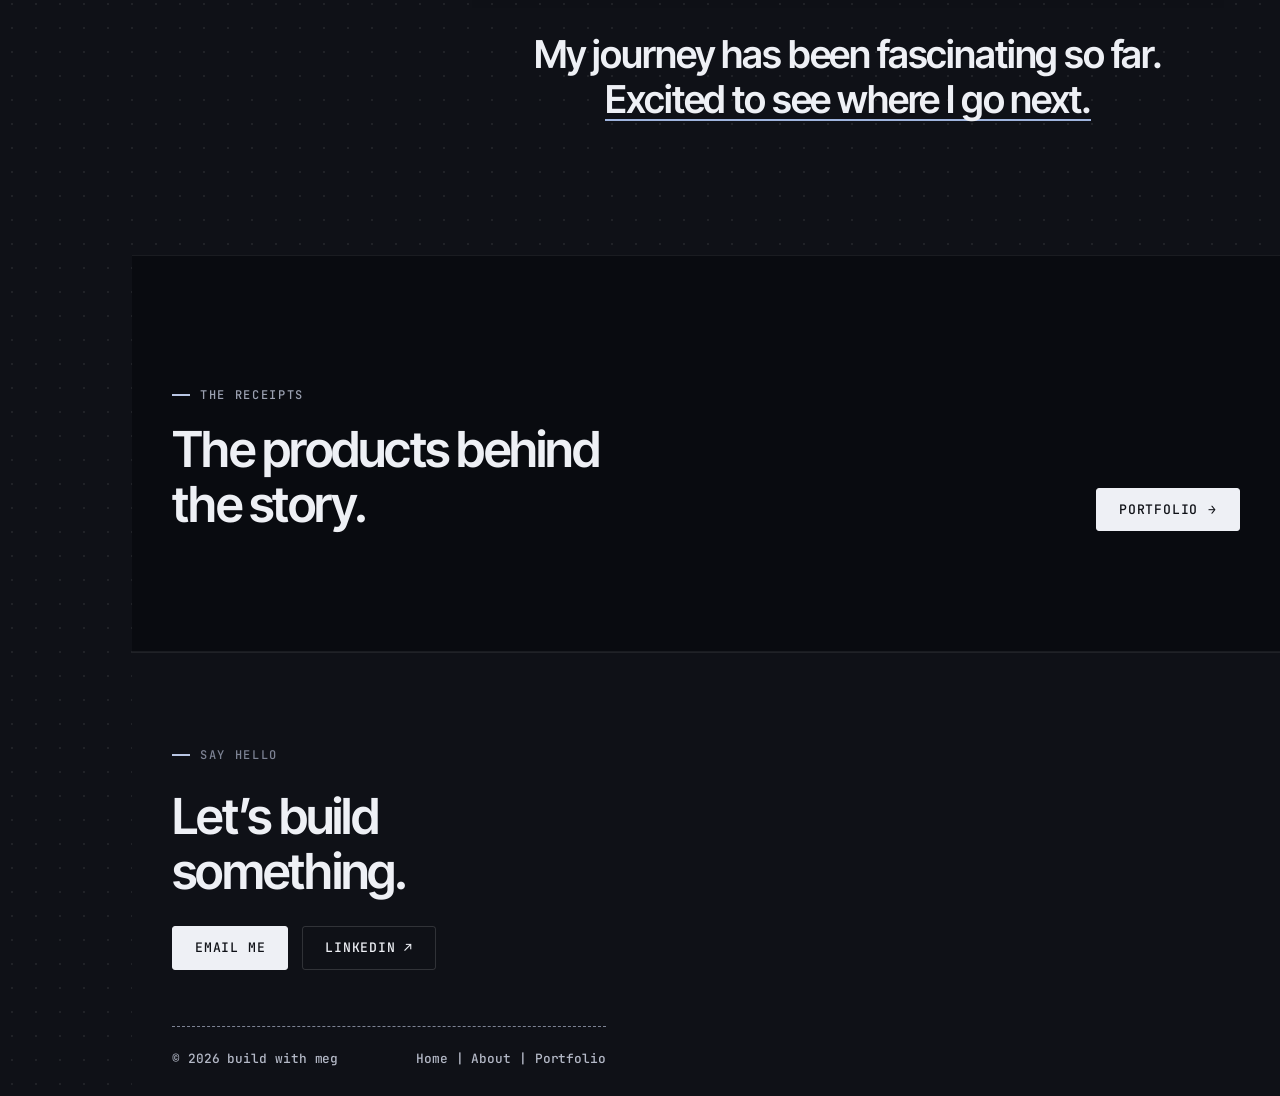
<file: about/index.html>
<!doctype html>
<html lang="en">
<head>
<meta charset="utf-8">
<!-- Google tag (gtag.js) -->
<script>if (!/(^|\.)buildwithmeg\.com$/.test(location.hostname)) window['ga-disable-G-VCVZNZRRMF'] = true;</script>
<script async src="https://www.googletagmanager.com/gtag/js?id=G-VCVZNZRRMF"></script>
<script>
  window.dataLayer = window.dataLayer || [];
  function gtag(){dataLayer.push(arguments);}
  gtag('js', new Date());

  gtag('config', 'G-VCVZNZRRMF');
</script>
<meta name="viewport" content="width=device-width, initial-scale=1, viewport-fit=cover">
<title>About | Meg Ross | Build with Meg</title>
<link rel="canonical" href="https://buildwithmeg.com/about/">
<meta name="description" content="From bilingual classrooms and the Peace Corps to Amazon, GenAI and computer vision: Meg’s path into product management.">
<meta property="og:type" content="website">
<meta property="og:title" content="About | Meg Ross | Build with Meg">
<meta property="og:description" content="From bilingual classrooms and the Peace Corps to Amazon, GenAI and computer vision: Meg’s path into product management.">
<meta property="og:url" content="https://buildwithmeg.com/about/">
<meta property="og:image" content="https://buildwithmeg.com/assets/og-2.png">
<meta name="twitter:card" content="summary_large_image">
<link rel="apple-touch-icon" href="../assets/apple-touch-icon.png">
<link rel="icon" href="../assets/favicon.svg?v=1793998317" type="image/svg+xml">
<link rel="preconnect" href="https://fonts.googleapis.com">
<link rel="preconnect" href="https://fonts.gstatic.com" crossorigin>
<link href="https://fonts.googleapis.com/css2?family=Inter+Tight:wght@500;600&family=Inter:wght@400;500;600;700&family=JetBrains+Mono:wght@500&display=swap" rel="stylesheet">
<link rel="stylesheet" href="../assets/style.css?v=1795032138">
<script src="../assets/site.js?v=1795032138" defer></script>
</head>
<body class="dark">
<a class="skip" href="#main">Skip to content</a>

<header class="nav">
  <div class="wrap">
    <a class="logo" href="../"><img src="../assets/favicon.svg?v=1793998317" alt="" width="34" height="34"><span class="logo-text">build<b>with</b>meg</span></a>
    <nav aria-label="Main">
      <ul>
        <li><a class="link" href="../ai/">AI</a></li>
        <li><a class="link" href="../edtech/">EdTech</a></li>
        <li><a class="link" href="../portfolio/">Portfolio</a></li>
        <li><a class="link" href="../about/" aria-current="page">About</a></li>
      </ul>
    </nav>
  </div>
</header>

<main id="main">
  <div class="page-head wrap">
    <span class="label reveal">About</span>
    <h1 class="reveal d1">It started in a <span class="hl">classroom</span>.</h1>
    <p class="lede reveal d2">Spanish interpreter, bilingual teacher, Peace Corps volunteer, language acquisition researcher, and product leader across edtech, Amazon, healthcare and AI.</p>
  </div>

  <div class="wrap story">
    <aside class="toc" aria-label="Chapters">
      <span class="label">Chapters</span>
      <ol>
        <li><a href="#early-years">Early Years</a></li>
        <li><a href="#tech-beginnings">Tech Beginnings</a></li>
        <li><a href="#zero-to-one">0→1 Platform Development</a></li>
        <li><a href="#amazon">Amazon</a></li>
        <li><a href="#uk">UK</a></li>
        <li><a href="#ai-beginnings">AI Beginnings</a></li>
        <li><a href="#us-soil">Back on U.S. Soil</a></li>
      </ol>
    </aside>

    <div class="chapters">

      <article class="chapter reveal" id="early-years">
        <div class="chapter-tag"><span class="where">Nashville → Denver → Philippines</span></div>
        <h2>Early Years</h2>
        <p>I was born in Nashville, Tennessee, and spent my youth there. I graduated from Middle Tennessee State University in 2009 with a Bachelors in Spanish and soon thereafter began interpreting at the Juvenile court downtown. Through that experience, I resolved to make more of an impact on children before they got to the court system and was drafted into an exclusive Teaching Credential program in Denver, Colorado. A wing of The New Teacher Project, I was granted funds to pursue a Masters. After a couple of years teaching bilingual elementary school in Denver Public Schools, addressing the learning needs of high needs students, I began a Masters in Second Language Acquisition research. As part of that Masters program, I had the opportunity to join the U.S. Peace Corps to study language acquisition overseas. I applied and was accepted to join Peace Corps Philippines Batch 272. After six months abroad, Typhoon Haiyan/Yolanda hit my community, and I was evacuated to Manila 7 days later with fellow volunteers. In between volunteering to receive refugees at the Manila Airport, I pursued running and a nascent yoga practice.</p>
        <p>Upon returning to the U.S. in the wake of the Typhoon and deciding next steps, I decided to pursue Education Policy as I saw the real-life impacts of how Policy can shape a society for better and worse. Half of my Masters work is in Second Language Acquisition research and half is in Policy research, including coursework in case law, policy analysis, and sociolinguistics in standardized assessment.</p>
      </article>

      <article class="chapter reveal" id="tech-beginnings">
        <div class="chapter-tag"><span class="where">Pearson | Scientific Learning</span></div>
        <h2>Tech Beginnings</h2>
        <p>My graduate focus didn’t pay the bills (yet), and I needed to get work over the summer until the following academic year to complete my studies. That’s when I was hired by Pearson Knowledge Technologies to write and edit content for a first-of-its-kind iPad app created to measure English proficiency in reading, writing, listening, and speaking using Item Response Theory and an industry-first multimodal assessment style.</p>
        <p>This work led to a voice-of-the-customer role within the test development team, continued content development and assessment work, managing content writers, working directly with design and engineering, and eventually, transcription. After graduating, I pursued full time work in Product Development. My first stop: Scientific Learning, where one of the offerings needed a content overhaul: a web-based comprehensive literacy program rooted in novel neuroscience.</p>
        <p>On top of delivering a new K-12 literacy content deal that saved the company $500K and building an internal custom content creation and editing tool purpose built for adding new instructional content, I led the effort internally to do three things:</p>
        <ul>
          <li>Modify performance reporting so that teachers could use results in their reporting requirements (they were already doing this, but they didn’t know the data was incorrect. After this update, they were able to report accurately).</li>
          <li>Fix the fluency speed recognition: we can’t call it a fluency app if it gets caught up when you read fluently. This was mostly to do with the fact that the speech recognition technology was imperfect – that is, it can allow for faster readers, but potentially at the risk of missing more mistakes for the slower ones. After months of tweaking and improvements, engineering shipped the update and teachers were elated.</li>
          <li>Switch the order of implementation for a sale by putting the sticky, cheaper, user friendly product first, followed by the pricier more comprehensive, much less intuitive product.</li>
        </ul>
        <p>I succeeded at the first bullet after a year, the second after two years, and the third three months after I left.</p>
        <p class="pull">The joy in Scientific Learning was hands down the learning in product management and the impact I was able to have.</p>
        <p>By 2017, I was itching to learn more about how Product Management looked at other companies. My manager, the amazing now retired Joan Ferguson would constantly caveat her advice with: here, it’s like this, at other companies, it’s like this other way.</p>
      </article>

      <article class="chapter reveal" id="zero-to-one">
        <div class="chapter-tag"><span class="where">PADI | Orange County</span></div>
        <h2>0→1 Platform Development</h2>
        <p>Shortly after hiring a resume writer and nailing the interview, I moved south to Orange County to begin working for PADI. Yes, that PADI.</p>
        <p>They needed a new digital learning platform yesterday. I led the roadmap for the learning scrum team, along with some of the core services team, some .com team, a lot of the Pro services team, and a mobile development team overseas. We used Moodle’s Out-of-the-box learning app platform to build PADI’s native mobile app for digital learning. We used AWS microservices architecture to power all of the digital transformation efforts. While the digital learning platform was being built, they relaunched Padi.com, the online ecommerce store, Identity and Access management, and licensed Zendesk to supercharge customer service operations.</p>
        <p>There is so much that could be said about my time at PADI. Saving that for the book.</p>
        <p>But suffice to say, designing and building a digital learning platform for consumer divers, dive instructors, dive instructor managers, and dive shop owners from 0 to 1 was a massive undertaking. The teams really outdid themselves in their delivery, and I’m beyond honored and delighted that we got to do what we did. Years later and I hear Drew (the CEO) is still raving about what we built.</p>
        <p>One of the most prescient learnings from PADI (among many) was that it was my first experience with a pretty purist Agile implementation. We had our scrum teams – one PM, 3-4 eng, 1 project manager, 1 designer. We groomed bi-weekly, held design sprints, had biweekly sprint demos for the whole company, and we ran retros. We were truly a three-legged stool: design, eng, product. The three of us would head down to customer service to listen in to calls, to talk to sales people who also happened to be seasoned veterans as one or more of the personas we were building for, and we communicated to leadership together. It was fun in a lot of ways. Hard in many others, but that will be in the book.</p>
        <p>After a year at PADI, I could tell it wasn’t where I would be long term (I didn’t Scuba dive :\) and I was thinking about where that would be when Amazon called. I had applied to a program management role there some time back, and they called with an offer.</p>
      </article>

      <article class="chapter reveal" id="amazon">
        <div class="chapter-tag"><span class="where">Amazon | Kindle Newsstand | Amazon Kids</span></div>
        <h2>Amazon</h2>
        <p>After a short 6 months in global CS building and migrating an internal tool for large scale outage tracking for D2AS, I moved over to Kindle Newsstand. After 9 months on Kindle Newsstand, I realized that to make the impact I wanted, I needed to be somewhere that needed to ship. Kindle Newsstand was part of a very mature organization who had more or less accepted the state the product was. It wasn’t all for naught. The team was fantastic to work with, and I got loads of great experience doing in depth customer research an analysis to inform a strategic partnership with a global leader in publishing. But I wanted to be shipping things.</p>
        <p>I made the jump to Amazon Kids and was there for over a year and a half – February 2021-September 2022. The team endured a few transitions, but in a nutshell, I was the PM for nearly all of Amazon Kids Fire TV’s 1-100 scale efforts through the end of 2021. Some of them I championed from 0-1, some of them inherited as earlier efforts, others I kiboshed because the data didn’t justify the priority, and others we moved up to support strategic market bets like Kids Karaoke in Japan and out-of-the-box upsell for non-Prime customers. There were a few people there who I really couldn’t have done it without: the TPM team for one, some colleagues from core Business Analytics, and a few senior engineers and engineering managers who I still keep in touch with to this day. There is a whole heck of a lot I could say about the Kids team, but by and large, the experiences I learned there have no doubt set me up to be a great PM no matter where I go.</p>
        <p>I was itching to live in Europe, and Amazon jobs overseas were primarily copy/paste style roles, where PMs are building in x country whatever already exists in U.S.</p>
        <p>I did however, find a really cool CPO who was building some fun stuff to serve doctors in the NHS…</p>
      </article>

      <article class="chapter reveal" id="uk">
        <div class="chapter-tag"><span class="where">London</span></div>
        <h2>UK</h2>
        <p>I began my search for Product roles in Europe, and a few places quickly came to stand out as hubs for innovation: Berlin, London, to a lesser extent Paris, to a lesser extent Lisbon. I was offered three roles: one in London, one in Berlin, one in Lisbon. The Berlin product opportunity would have been stable, but the product itself was incredibly out of date. The team knew it, but it wasn’t a priority to improve because the product was doing so well as it was. The team would have been great, but I wanted to build something new. I was offered a role at HelloFresh. The role was initially offered in London or Lisbon. By the time they got to the offer stage, it was only available in Lisbon. In the end, I accepted the role in London. I was initially not considering London, but the CPO and the team and the work I would be doing was going to be really fun. I would be building an app for doctors in the UK to swap shifts with one another, which surprisingly wasn’t as prevalent as you would think at the time.</p>
        <p>I joined the team only to find out that the engineering manager that interviewed me was no longer there, the CPO who hired me was ousted a short time after I joined and my colleague was promoted to being my manager. Not long after, company-wide layoffs began.</p>
        <p>I took the time that followed to explore the UK and think about what I wanted to do next.</p>
      </article>

      <article class="chapter reveal" id="ai-beginnings">
        <div class="chapter-tag"><span class="where">Recourse | Manchester</span></div>
        <h2>AI Beginnings</h2>
        <p>A startup in Manchester was on the hunt for a contract PM to build a new product.</p>
        <p>The VP of Sales had done a phenomenal job of creating traction around a Digital Key Opinion Leader, a product that had yet to be built. It wasn’t starting from scratch, though. Recourse already had a digital learning platform used to train medical students in clinical scenarios. The avatar, animation and LLM infrastructure was built. I was brought on to take the existing CX and build a web app where top pharmaceutical executives could test drive a Digital Key Opinion Leader.</p>
        <p>Pharmaceutical companies today leverage real life physician Key Opinion Leaders who give lectures and talks and webinars to share best practices in pharmaceutical treatments for patients. Individual humans however, don’t scale when many doctors have questions they would like answered. For that reason, we were tasked with building this product, aimed to solve that problem, a proven challenge that pharmaceutical companies had grappled with.</p>
        <p>The task was to train the LLM engine on a demo data set and build the web CX independent of the digital learning platform, where the avatar chat CX experience lived to start. We decoupled the chat CX from the digital learning platform, added accessibility features, ‘typewriter’ style text UI, but the most important was our work to get the conversational AI to spec.</p>
        <p>We used embeddings, reinforcement learning with human feedback, and human in the loop review for accuracy. Weeks of testing and evaluation on the dataset got us to UAT approval in time for looming Sales team deadlines. I learned the training material inside out. Ask me about atherosclerotic cardiovascular disease.</p>
        <p>All this was in support of hallucination targets to reach compliance for MLR approval.</p>
        <p class="pull">As there was no MLR guidance for AI tools at the time, I came up with a policy that allowed the tool to pass MLR while still delivering customer value.</p>
        <p>After delivering on time and under budget, I was ready to return to the U.S.</p>
      </article>

      <article class="chapter reveal" id="us-soil">
        <div class="chapter-tag"><span class="where">Groundlight AI | Adobe</span></div>
        <h2>Back on U.S. Soil</h2>
        <p>A few short months later, I joined Groundlight AI as a Product Manager. Groundlight had a machine learning web platform optimized for developers and ML engineers to detect anomalies with computer vision.</p>
        <p>What was missing however was a no-code solution, deployable to sites where there were no software engineers on staff. The primary market being manufacturing, I attended IMTS, where I saw a corvette suspended in midair from the arm of a giant robot. I learned a ton about manufacturing and importantly, how useful Groundlight AI could be on the manufacturing floor.</p>
        <p>I led the requirements gathering and MVP for a Simple Monitoring Tool, a no-code way to harness Groundlight’s platform anywhere cameras are present. This was my first time working on a developer-focused platform with a developer-focused team. The entire leadership team apart from myself were Engineers. I had the help of a fractional Designer and lion’s share of development took place overseas.</p>
        <p>Soon after requirements were handed off for development, we lost our Sales person and I volunteered to support. Little did I know that meant – as the business needed it – becoming a sales person full time. I hadn’t done sales before, and my CEO, who had learned it as a skill himself, willingly imparted knowledge as I came to understand how it’s done.</p>
        <p>There was no pipeline. There was no top of funnel motion, no marketing campaigns. No sales playbook. I was learning from scratch.</p>
        <p>In the roughly 6 months I was in the role, I got a couple of proof of concepts in the works – one with a 3D printing company as an arm of a multi-billion dollar organization, one with a billion dollar global plastics and robotics company, and talks I was able to get with NASA set us up for entry into potentially lucrative conversations with heavy hitters for NASA contracts.</p>
        <p>After some time, conversations about runway became more and more prevalent. Shortly after, Adobe recruited me as a product management coach for internal product managers.</p>
        <p>I worked with a great group of people whom I adore and admire to this day. It was a pleasure learning from them and getting a feel for how things work at Adobe, a world of difference from where I’d been previously.</p>
      </article>

      <p class="outro reveal">My journey has been fascinating so far.<br><span class="hl">Excited to see where I go next.</span></p>
    </div>
  </div>

  <section class="band">
    <div class="wrap">
      <div class="reveal">
        <span class="label">The receipts</span>
        <h2 style="margin-top:18px">The products behind the story.</h2>
      </div>
      <div class="ctas reveal d1">
        <a class="btn" href="../portfolio/">Portfolio <span class="arr">→</span></a>
      </div>
    </div>
  </section>
</main>

<footer class="contact" id="contact">
  <div class="wrap">
    <span class="label">Say hello</span>
    <h2>Let’s <span class="hl">build</span> something.</h2>
    <div class="contact-links">
      <a class="btn email-link" href="#contact" data-u="mmross7" data-d="gmail.com">Email me</a>
      <a class="btn pinkb" href="https://www.linkedin.com/in/megross2" target="_blank" rel="noopener">LinkedIn ↗</a>
    </div>
    <div class="base">
      <span>© <span id="yr">2026</span> build with meg</span>
      <span><a href="../">Home</a> | <a href="../about/">About</a> | <a href="../portfolio/">Portfolio</a></span>
    </div>
  </div>
</footer>
</body>
</html>
</file>
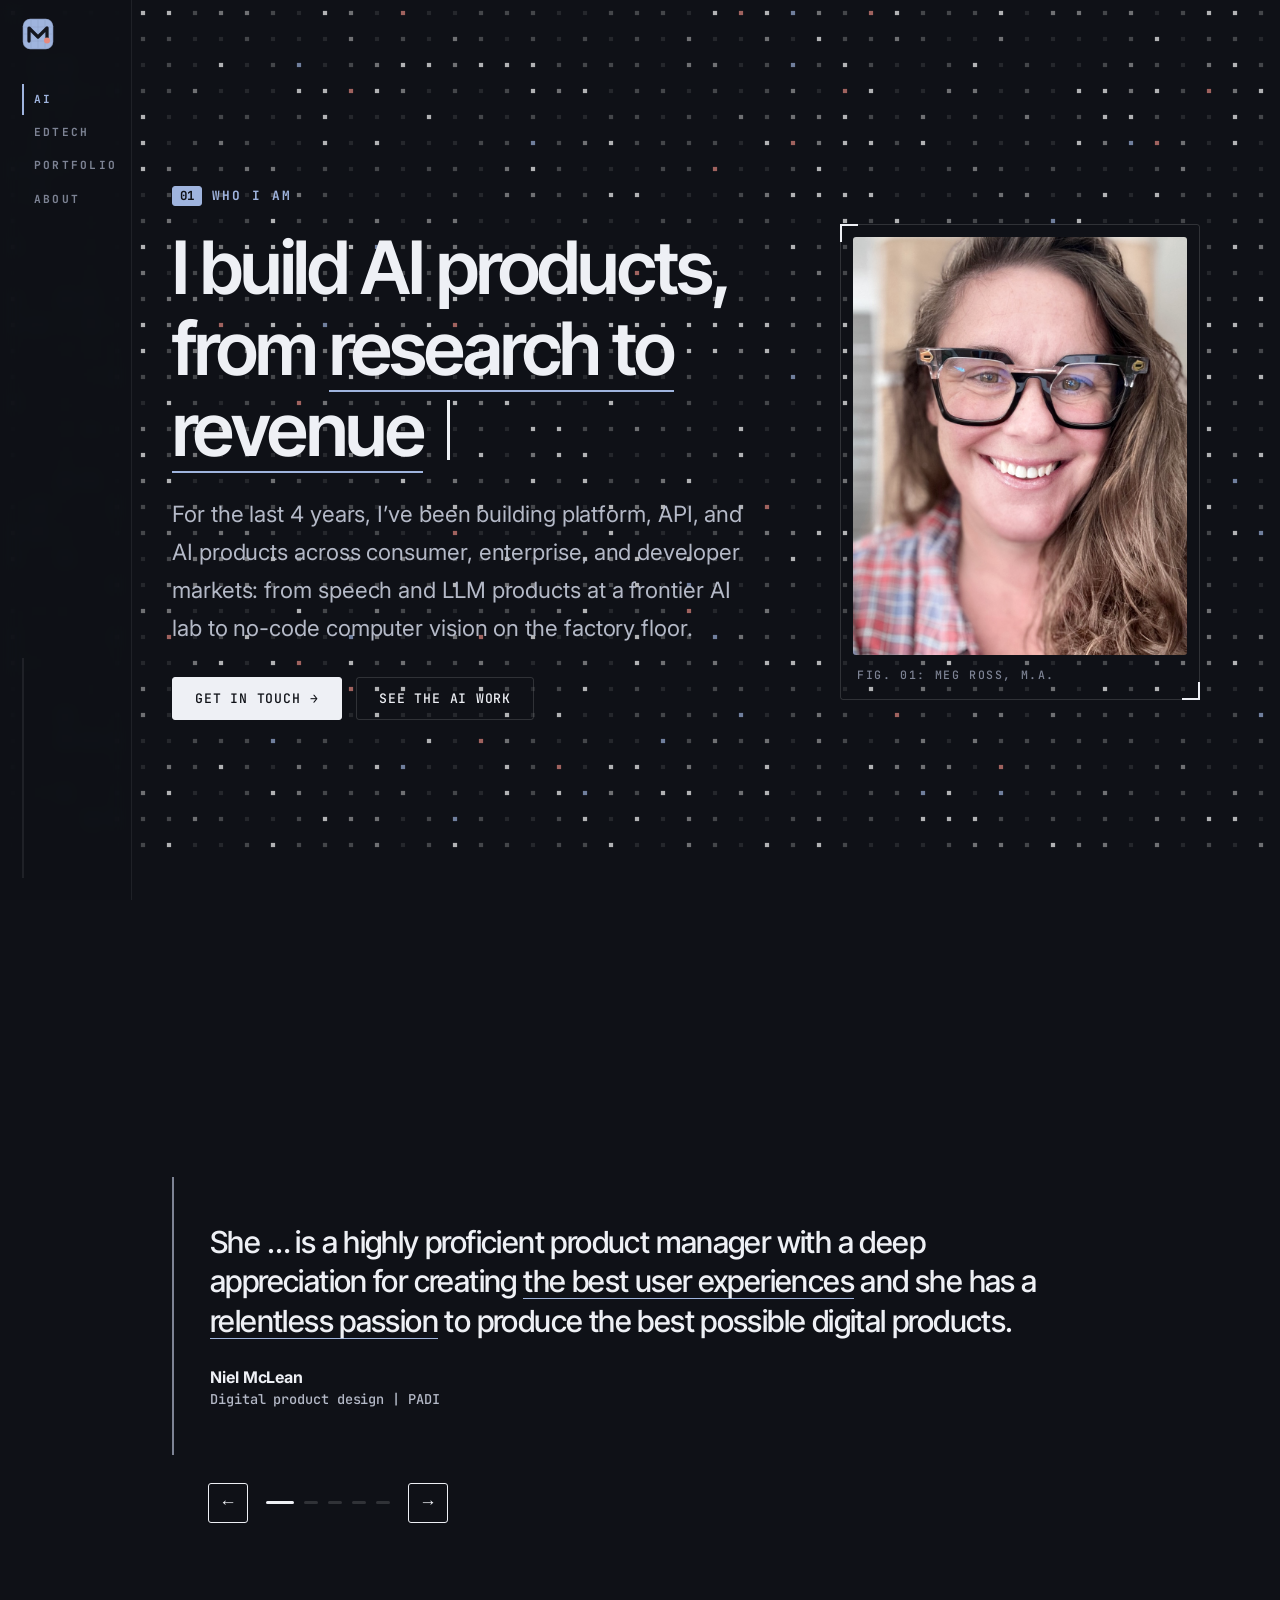
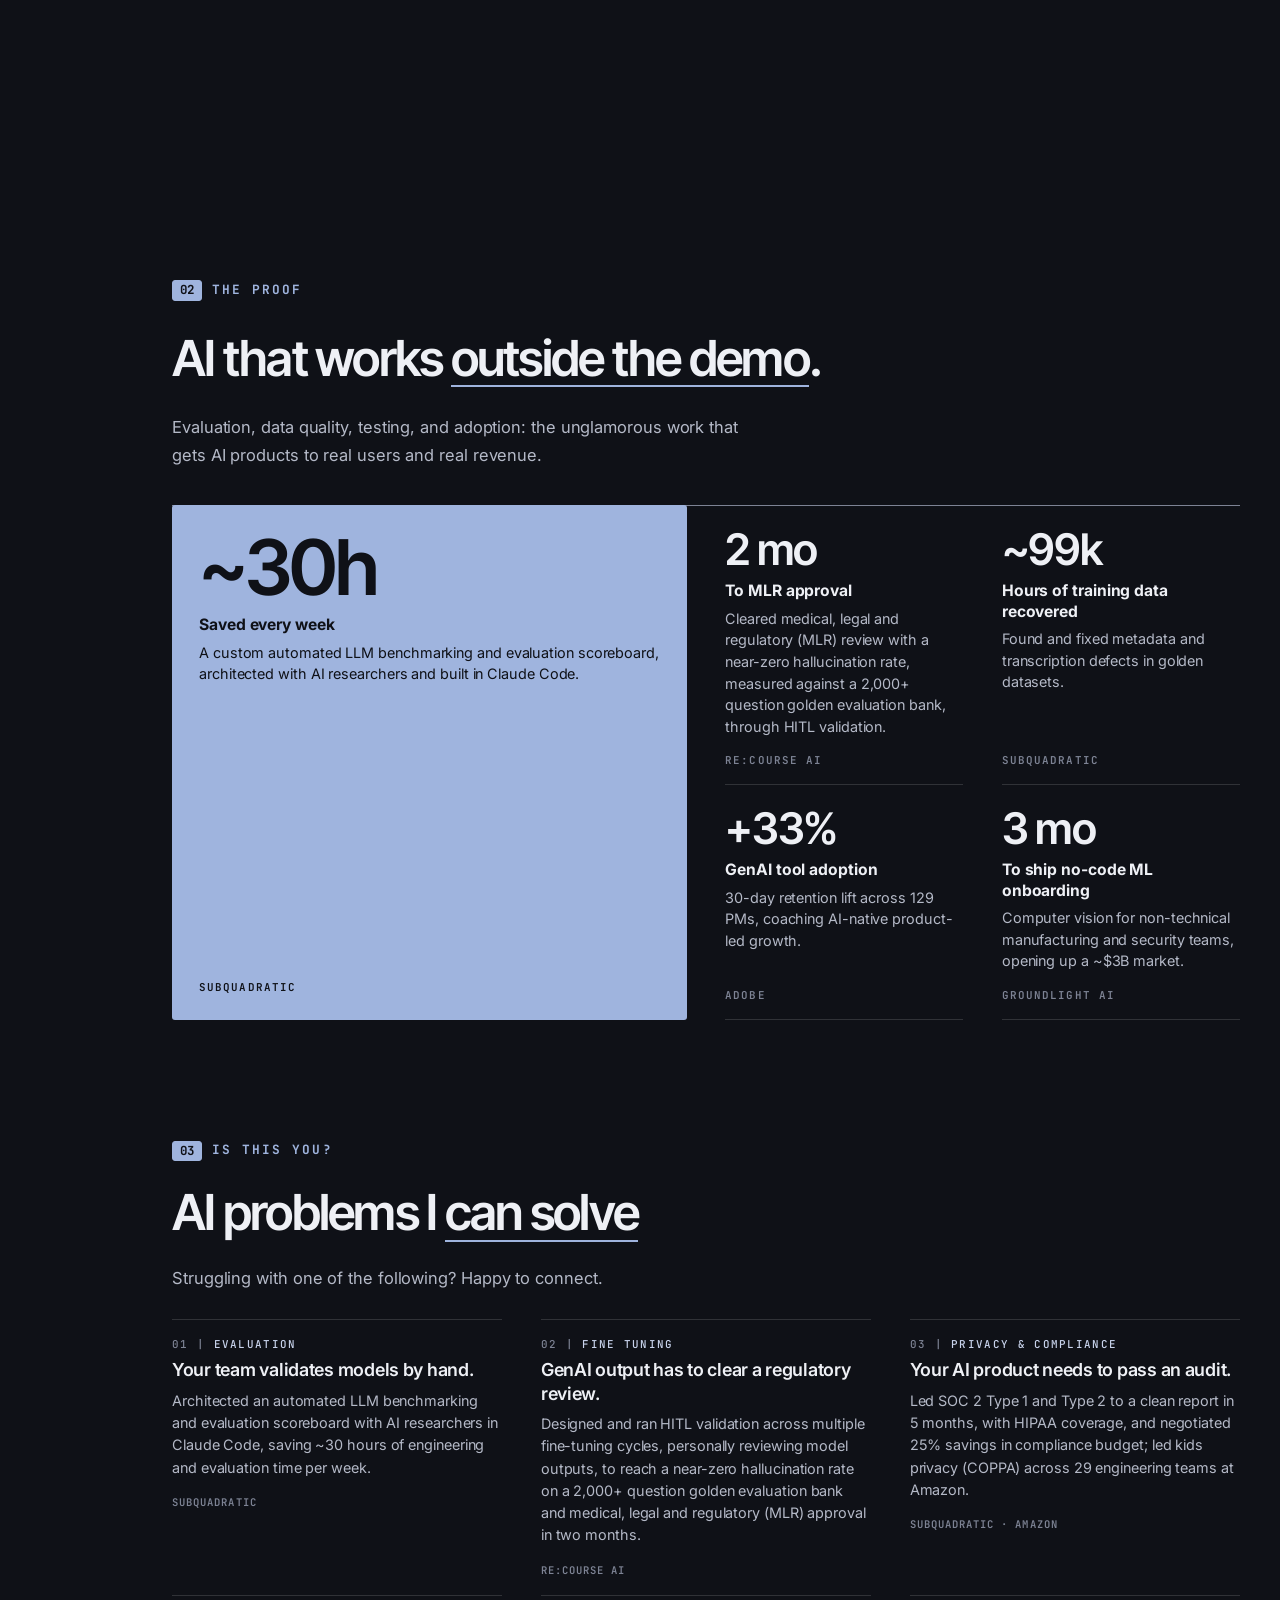
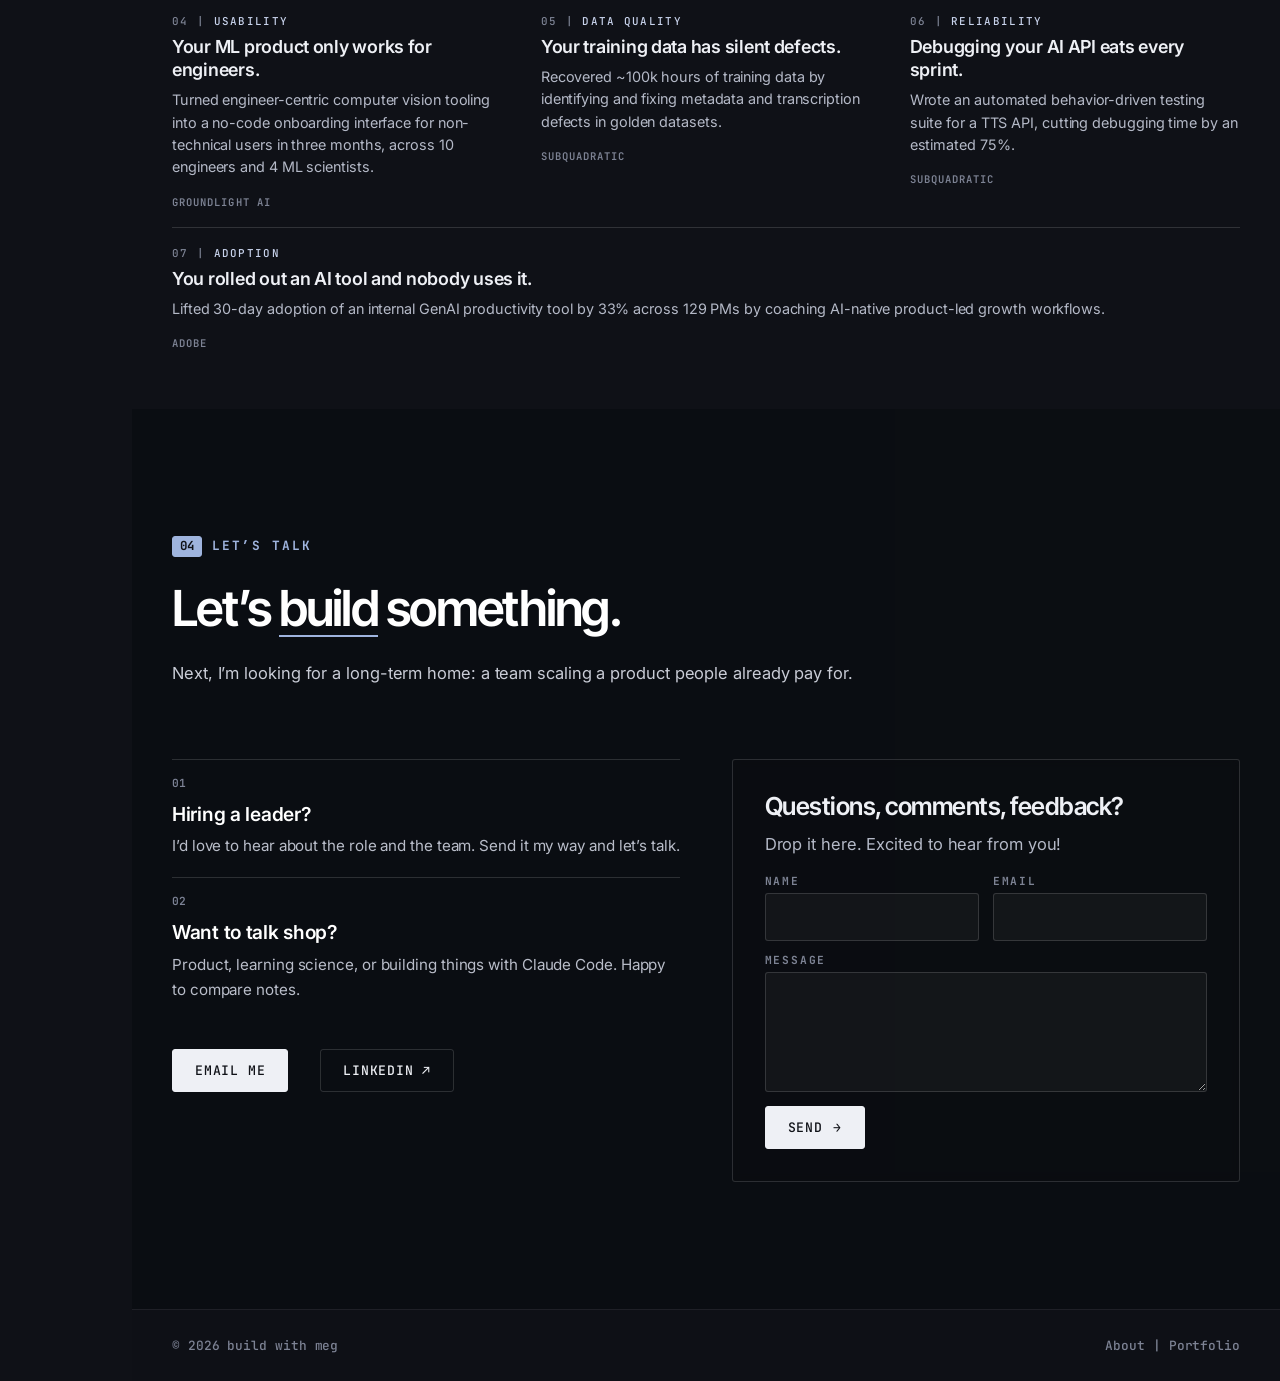
<file: ai/index.html>
<!doctype html>
<html lang="en">
<head>
<meta charset="utf-8">
<!-- Google tag (gtag.js) -->
<script>if (!/(^|\.)buildwithmeg\.com$/.test(location.hostname)) window['ga-disable-G-VCVZNZRRMF'] = true;</script>
<script async src="https://www.googletagmanager.com/gtag/js?id=G-VCVZNZRRMF"></script>
<script>
  window.dataLayer = window.dataLayer || [];
  function gtag(){dataLayer.push(arguments);}
  gtag('js', new Date());

  gtag('config', 'G-VCVZNZRRMF');
</script>
<meta name="viewport" content="width=device-width, initial-scale=1, viewport-fit=cover">
<title>AI | Meg Ross | Build with Meg</title>
<link rel="canonical" href="https://buildwithmeg.com/ai/">
<meta name="description" content="AI product builder. For the last 4 years, building platform, API, and AI products across consumer, enterprise, and developer markets.">
<meta property="og:type" content="website">
<meta property="og:title" content="AI | Meg Ross | Build with Meg">
<meta property="og:description" content="AI product builder. For the last 4 years, building platform, API, and AI products across consumer, enterprise, and developer markets.">
<meta property="og:url" content="https://buildwithmeg.com/ai/">
<meta property="og:image" content="https://buildwithmeg.com/assets/og-2.png">
<meta name="twitter:card" content="summary_large_image">
<link rel="apple-touch-icon" href="../assets/apple-touch-icon.png">
<link rel="icon" href="../assets/favicon.svg?v=1793998317" type="image/svg+xml">
<link rel="preconnect" href="https://fonts.googleapis.com">
<link rel="preconnect" href="https://fonts.gstatic.com" crossorigin>
<link href="https://fonts.googleapis.com/css2?family=Inter+Tight:wght@500;600&family=Inter:wght@400;500;600;700&family=JetBrains+Mono:wght@500&display=swap" rel="stylesheet">
<link rel="stylesheet" href="../assets/style.css?v=1795032138">
<script src="../assets/site.js?v=1795032138" defer></script>
<script src="../assets/intro.js?v=1795032138" defer></script>
</head>
<body class="editorial dark dotsbg">
<canvas class="bg-dots" aria-hidden="true"></canvas>
<a class="skip" href="#main">Skip to content</a>

<header class="nav">
  <div class="wrap">
    <a class="logo" href="../"><img src="../assets/favicon.svg?v=1793998317" alt="" width="34" height="34"><span class="logo-text">build<b>with</b>meg</span></a>
    <nav aria-label="Main">
      <ul>
        <li><a class="link" href="../ai/" aria-current="page">AI</a></li>
        <li><a class="link" href="../edtech/">EdTech</a></li>
        <li><a class="link" href="../portfolio/">Portfolio</a></li>
        <li><a class="link" href="../about/">About</a></li>
      </ul>
    </nav>
  </div>
</header>

<main id="main">

  <!-- 1. WHO / WHAT -->
  <section class="panel hero">
    <div class="wrap">
      <div>
        <span class="step"><b>1</b> Who I am</span>
        <h1>
          <span data-split>I build AI products, from</span>
          <span class="hl" style="--d:900ms"><span data-split>research to revenue</span></span>
        </h1>
        <p class="lede">For the last 4 years, I’ve been building platform, API, and AI products across consumer, enterprise, and developer markets: from speech and LLM products at a frontier AI lab to no-code computer vision on the factory floor.</p>
        <div class="ctas">
          <a class="btn" href="#contact">Get in touch <span class="arr">→</span></a>
          <a class="btn ghost" href="../portfolio/?f=ai">See the AI work</a>
        </div>
      </div>

      <div class="polaroid-zone">
        <figure class="polaroid">
          <img src="../assets/img/headshot.jpg?v=1793998317" alt="Meg Ross, smiling, in black and clear square glasses and a plaid shirt" width="480" height="640">
          <figcaption>fig. 01: Meg Ross, M.A.</figcaption>
        </figure>
      </div>
    </div>
  </section>

  <!-- TESTIMONIALS -->
  <section class="panel testimonials" aria-label="Testimonials">
    <div class="wrap">
      <div class="carousel reveal" aria-roledescription="carousel" aria-label="Testimonials">
        <div class="car-track" tabindex="0">
          <figure class="quote-card slide" role="group" aria-roledescription="slide" aria-label="1 of 5">
            <blockquote>She … is a highly proficient product manager with a deep appreciation for creating <mark>the best user experiences</mark> and she has a <mark>relentless passion</mark> to produce the best possible digital products.</blockquote>
            <cite><strong>Niel McLean</strong><br>Digital product design | PADI</cite>
          </figure>
          <figure class="quote-card slide" role="group" aria-roledescription="slide" aria-label="2 of 5">
            <blockquote>From day one, Meg was an incredible fit, bringing deep product management expertise that helped reinforce a product-led mindset within a traditionally IT-driven organization.</blockquote>
            <cite><strong>Josh Dahmer</strong><br>Manager, Product Management | Adobe Product Management Center of Excellence</cite>
          </figure>
          <figure class="quote-card slide" role="group" aria-roledescription="slide" aria-label="3 of 5">
            <blockquote>Meg has paved the way for PADI to envision a future with their digital learning product portfolio. She was integral to planning, scoping, and building the new IDC and new Open Water Diver journeys. She has been a pleasure to work with, super intelligent, and brings joy and enthusiasm to the whole team.</blockquote>
            <cite><strong>Dorota Juska-Fairbanks</strong><br>Global Localization Leader | PADI</cite>
          </figure>
          <figure class="quote-card slide" role="group" aria-roledescription="slide" aria-label="4 of 5">
            <blockquote>Meg brings a tremendous amount of experience, order, and discipline to any team she is paired with, and is also a lot of fun.</blockquote>
            <cite><strong>Steve Jackson</strong><br>Senior Infrastructure Lead | Subquadratic</cite>
          </figure>
          <figure class="quote-card slide" role="group" aria-roledescription="slide" aria-label="5 of 5">
            <blockquote>I’ve heard people say “the product manager is the natural enemy of the software engineer.” But you always made me feel like you had our back and work was a lot better for it.</blockquote>
            <cite><strong>Eric Riddoch</strong><br>Senior Engineering Manager | Subquadratic</cite>
          </figure>
        </div>
        <div class="car-nav">
          <button class="car-btn car-prev" type="button" aria-label="Previous testimonial">&larr;</button>
          <div class="car-dots" role="tablist"></div>
          <button class="car-btn car-next" type="button" aria-label="Next testimonial">&rarr;</button>
        </div>
      </div>
    </div>
  </section>


  <!-- 2. IS IT GOOD? -->
  <section class="panel" id="results">
    <div class="wrap">
      <div class="section-head reveal">
        <span class="step"><b>2</b> The proof</span>
        <h2>AI that works <span class="hl">outside the demo</span>.</h2>
        <p>Evaluation, data quality, testing, and adoption: the unglamorous work that gets AI products to real users and real revenue.</p>
      </div>
      <div class="results results-5">
        <div class="result feature reveal">
          <span class="big">~<span data-count="30" data-suffix="h">30h</span></span>
          <strong>Saved every week</strong>
          <p>A custom automated LLM benchmarking and evaluation scoreboard, architected with AI researchers and built in Claude Code.</p>
          <span class="co">Subquadratic</span>
        </div>
        <div class="result reveal">
          <span class="big"><span data-count="2" data-suffix=" mo">2 mo</span></span>
          <strong>To MLR approval</strong>
          <p>Cleared medical, legal and regulatory (MLR) review with a near-zero hallucination rate, measured against a 2,000+ question golden evaluation bank, through HITL validation.</p>
          <span class="co">Re:Course AI</span>
        </div>
        <div class="result reveal d1">
          <span class="big">~<span data-count="100" data-suffix="k">100k</span></span>
          <strong>Hours of training data recovered</strong>
          <p>Found and fixed metadata and transcription defects in golden datasets.</p>
          <span class="co">Subquadratic</span>
        </div>
        <div class="result reveal d2">
          <span class="big">+<span data-count="33" data-suffix="%">33%</span></span>
          <strong>GenAI tool adoption</strong>
          <p>30-day retention lift across 129 PMs, coaching AI-native product-led growth.</p>
          <span class="co">Adobe</span>
        </div>
        <div class="result reveal d3">
          <span class="big"><span data-count="3" data-suffix=" mo">3 mo</span></span>
          <strong>To ship no-code ML onboarding</strong>
          <p>Computer vision for non-technical manufacturing and security teams, opening up a ~$3B market.</p>
          <span class="co">Groundlight AI</span>
        </div>
      </div>
    </div>
  </section>

  <!-- 3. IS IT FOR ME? -->
  <section class="panel" id="fix">
    <div class="wrap">
      <div class="section-head reveal">
        <span class="step"><b>3</b> Is this you?</span>
        <h2>AI problems I <span class="hl">can solve</span></h2>
        <p>Struggling with one of the following? Happy to connect.</p>
      </div>
      <div class="problems">
        <article class="problem reveal">
          <div class="pain"><span><span class="cat">Evaluation</span>Your team validates models by hand.</span></div>
          <div class="fix"><strong>What I did</strong><p>Architected an automated LLM benchmarking and evaluation scoreboard with AI researchers in Claude Code, saving ~30 hours of engineering and evaluation time per week.</p><span class="co">Subquadratic</span></div>
        </article>
        <article class="problem reveal d1">
          <div class="pain"><span><span class="cat">Fine tuning</span>GenAI output has to clear a regulatory review.</span></div>
          <div class="fix"><strong>What I did</strong><p>Designed and ran HITL validation across multiple fine-tuning cycles, personally reviewing model outputs, to reach a near-zero hallucination rate on a 2,000+ question golden evaluation bank and medical, legal and regulatory (MLR) approval in two months.</p><span class="co">Re:Course AI</span></div>
        </article>
        <article class="problem reveal">
          <div class="pain"><span><span class="cat">Privacy &amp; compliance</span>Your AI product needs to pass an audit.</span></div>
          <div class="fix"><strong>What I did</strong><p>Led SOC 2 Type 1 and Type 2 to a clean report in 5 months, with HIPAA coverage, and negotiated 25% savings in compliance budget; led kids privacy (COPPA) across 29 engineering teams at Amazon.</p><span class="co">Subquadratic &middot; Amazon</span></div>
        </article>
        <article class="problem reveal d1">
          <div class="pain"><span><span class="cat">Usability</span>Your ML product only works for engineers.</span></div>
          <div class="fix"><strong>What I did</strong><p>Turned engineer-centric computer vision tooling into a no-code onboarding interface for non-technical users in three months, across 10 engineers and 4 ML scientists.</p><span class="co">Groundlight AI</span></div>
        </article>
        <article class="problem reveal">
          <div class="pain"><span><span class="cat">Data quality</span>Your training data has silent defects.</span></div>
          <div class="fix"><strong>What I did</strong><p>Recovered ~100k hours of training data by identifying and fixing metadata and transcription defects in golden datasets.</p><span class="co">Subquadratic</span></div>
        </article>
        <article class="problem reveal d1">
          <div class="pain"><span><span class="cat">Reliability</span>Debugging your AI API eats every sprint.</span></div>
          <div class="fix"><strong>What I did</strong><p>Wrote an automated behavior-driven testing suite for a TTS API, cutting debugging time by an estimated 75%.</p><span class="co">Subquadratic</span></div>
        </article>
        <article class="problem reveal">
          <div class="pain"><span><span class="cat">Adoption</span>You rolled out an AI tool and nobody uses it.</span></div>
          <div class="fix"><strong>What I did</strong><p>Lifted 30-day adoption of an internal GenAI productivity tool by 33% across 129 PMs by coaching AI-native product-led growth workflows.</p><span class="co">Adobe</span></div>
        </article>
      </div>
    </div>
  </section>

  <!-- 4. WHAT CAN I DO? -->
  <section class="panel outreach" id="contact">
    <div class="wrap">
      <div class="section-head reveal">
        <span class="step"><b>4</b> Let’s talk</span>
        <h2>Let’s <span class="hl blue">build</span> something.</h2>
        <p>Next, I’m looking for a long-term home: a team scaling a product people already pay for.</p>
      </div>
      <div class="talk-grid">
        <div class="talk-left">
        <div class="asks">
          <div class="ask reveal"><span class="k">01</span><h3>Hiring a leader?</h3><p>I’d love to hear about the role and the team. Send it my way and let’s talk.</p></div>
          <div class="ask reveal d1"><span class="k">02</span><h3>Want to talk shop?</h3><p>Product, learning science, or building things with Claude Code. Happy to compare notes.</p></div>
        </div>
        <div class="contact-links reveal">
          <a class="btn email-link" href="#contact" data-u="mmross7" data-d="gmail.com">Email me</a>
          <a class="btn pinkb" href="https://www.linkedin.com/in/megross2" target="_blank" rel="noopener">LinkedIn ↗</a>
        </div>
        </div>
        <form class="ask-form reveal d1" action="https://formspree.io/f/mnpdvlvw" method="POST" data-formspree="mnpdvlvw" novalidate>
          <h3>Questions, comments, feedback?</h3>
          <p class="sub">Drop it here. Excited to hear from you!</p>
          <div class="row2">
            <label>Name<input type="text" name="name" autocomplete="name" required></label>
            <label>Email<input type="email" name="email" autocomplete="email" required></label>
          </div>
          <label>Message<textarea name="message" rows="4" required></textarea></label>
          <label class="hp" aria-hidden="true">Website<input type="text" name="website" tabindex="-1" autocomplete="off"></label>
          <input type="hidden" name="_subject" value="buildwithmeg.com: new note">
          <div class="form-foot">
            <button class="btn" type="submit">Send <span class="arr">→</span></button>
            <p class="form-status" role="status" aria-live="polite"></p>
          </div>
        </form>
      </div>
    </div>
  </section>

</main>

<footer class="footer-min">
  <div class="wrap">
    <span>© <span id="yr">2026</span> build with meg</span>
    <span><a href="../about/">About</a> | <a href="../portfolio/">Portfolio</a></span>
  </div>
</footer>
</body>
</html>
</file>
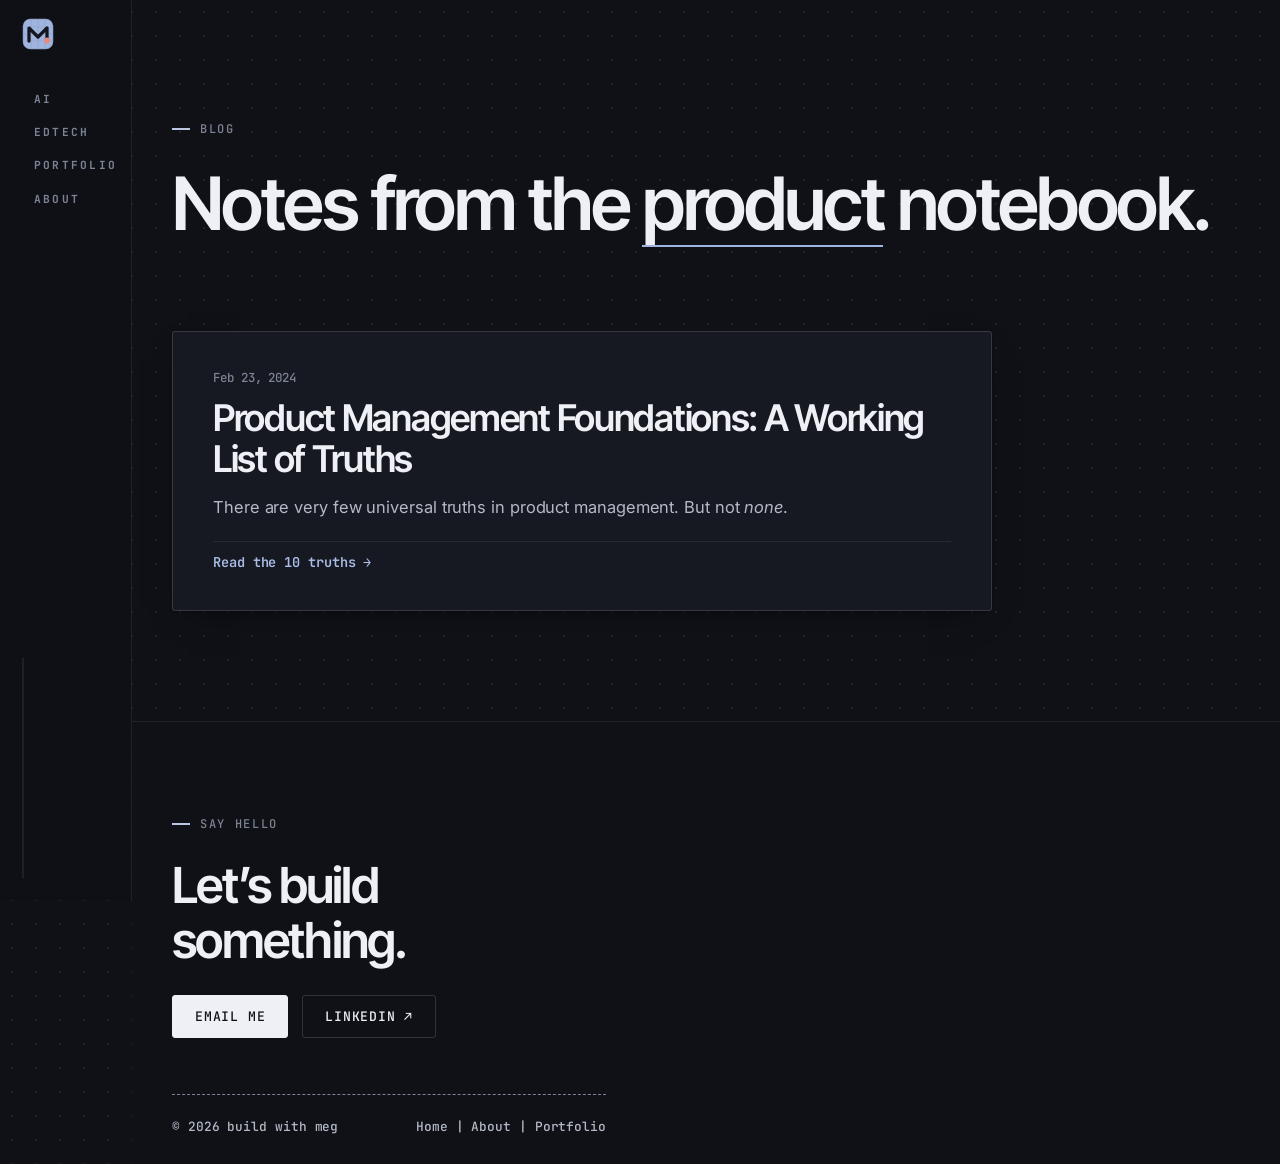
<file: blog/index.html>
<!doctype html>
<html lang="en">
<head>
<meta charset="utf-8">
<!-- Google tag (gtag.js) -->
<script>if (!/(^|\.)buildwithmeg\.com$/.test(location.hostname)) window['ga-disable-G-VCVZNZRRMF'] = true;</script>
<script async src="https://www.googletagmanager.com/gtag/js?id=G-VCVZNZRRMF"></script>
<script>
  window.dataLayer = window.dataLayer || [];
  function gtag(){dataLayer.push(arguments);}
  gtag('js', new Date());

  gtag('config', 'G-VCVZNZRRMF');
</script>
<meta name="viewport" content="width=device-width, initial-scale=1, viewport-fit=cover">
<title>Blog | Meg Ross</title>
<link rel="canonical" href="https://buildwithmeg.com/blog/">
<meta name="description" content="Notes on product management from Meg.">
<meta property="og:type" content="website">
<meta property="og:title" content="Blog | Meg Ross">
<meta property="og:description" content="Notes on product management from Meg.">
<meta property="og:url" content="https://buildwithmeg.com/blog/">
<meta property="og:image" content="https://buildwithmeg.com/assets/og-2.png">
<meta name="twitter:card" content="summary_large_image">
<link rel="apple-touch-icon" href="../assets/apple-touch-icon.png">
<link rel="icon" href="../assets/favicon.svg?v=1793998317" type="image/svg+xml">
<link rel="preconnect" href="https://fonts.googleapis.com">
<link rel="preconnect" href="https://fonts.gstatic.com" crossorigin>
<link href="https://fonts.googleapis.com/css2?family=Inter+Tight:wght@500;600&family=Inter:wght@400;500;600;700&family=JetBrains+Mono:wght@500&display=swap" rel="stylesheet">
<link rel="stylesheet" href="../assets/style.css?v=1795032138">
<script src="../assets/site.js?v=1795032138" defer></script>
</head>
<body class="dark">
<a class="skip" href="#main">Skip to content</a>

<header class="nav">
  <div class="wrap">
    <a class="logo" href="../"><img src="../assets/favicon.svg?v=1793998317" alt="" width="34" height="34"><span class="logo-text">build<b>with</b>meg</span></a>
    <nav aria-label="Main">
      <ul>
        <li><a class="link" href="../ai/">AI</a></li>
        <li><a class="link" href="../edtech/">EdTech</a></li>
        <li><a class="link" href="../portfolio/">Portfolio</a></li>
        <li><a class="link" href="../about/">About</a></li>
      </ul>
    </nav>
  </div>
</header>

<main id="main">
  <div class="page-head wrap">
    <span class="label reveal">Blog</span>
    <h1 class="reveal d1">Notes from the <span class="hl">product</span> notebook.</h1>
  </div>
  <div class="wrap" style="padding-bottom:110px">
    <a class="post-card reveal d2" href="product-management-foundations/">
      <span class="post-date">Feb 23, 2024</span>
      <h2>Product Management Foundations: A Working List of Truths</h2>
      <p>There are very few universal truths in product management. But not <em>none</em>.</p>
      <span class="more">Read the 10 truths →</span>
    </a>
  </div>
</main>
<footer class="contact" id="contact">
  <div class="wrap">
    <span class="label">Say hello</span>
    <h2>Let’s <span class="hl">build</span> something.</h2>
    <div class="contact-links">
      <a class="btn email-link" href="#contact" data-u="mmross7" data-d="gmail.com">Email me</a>
      <a class="btn pinkb" href="https://www.linkedin.com/in/megross2" target="_blank" rel="noopener">LinkedIn ↗</a>
    </div>
    <div class="base">
      <span>© <span id="yr">2026</span> build with meg</span>
      <span><a href="../">Home</a> | <a href="../about/">About</a> | <a href="../portfolio/">Portfolio</a></span>
    </div>
  </div>
</footer>
</body>
</html>
</file>
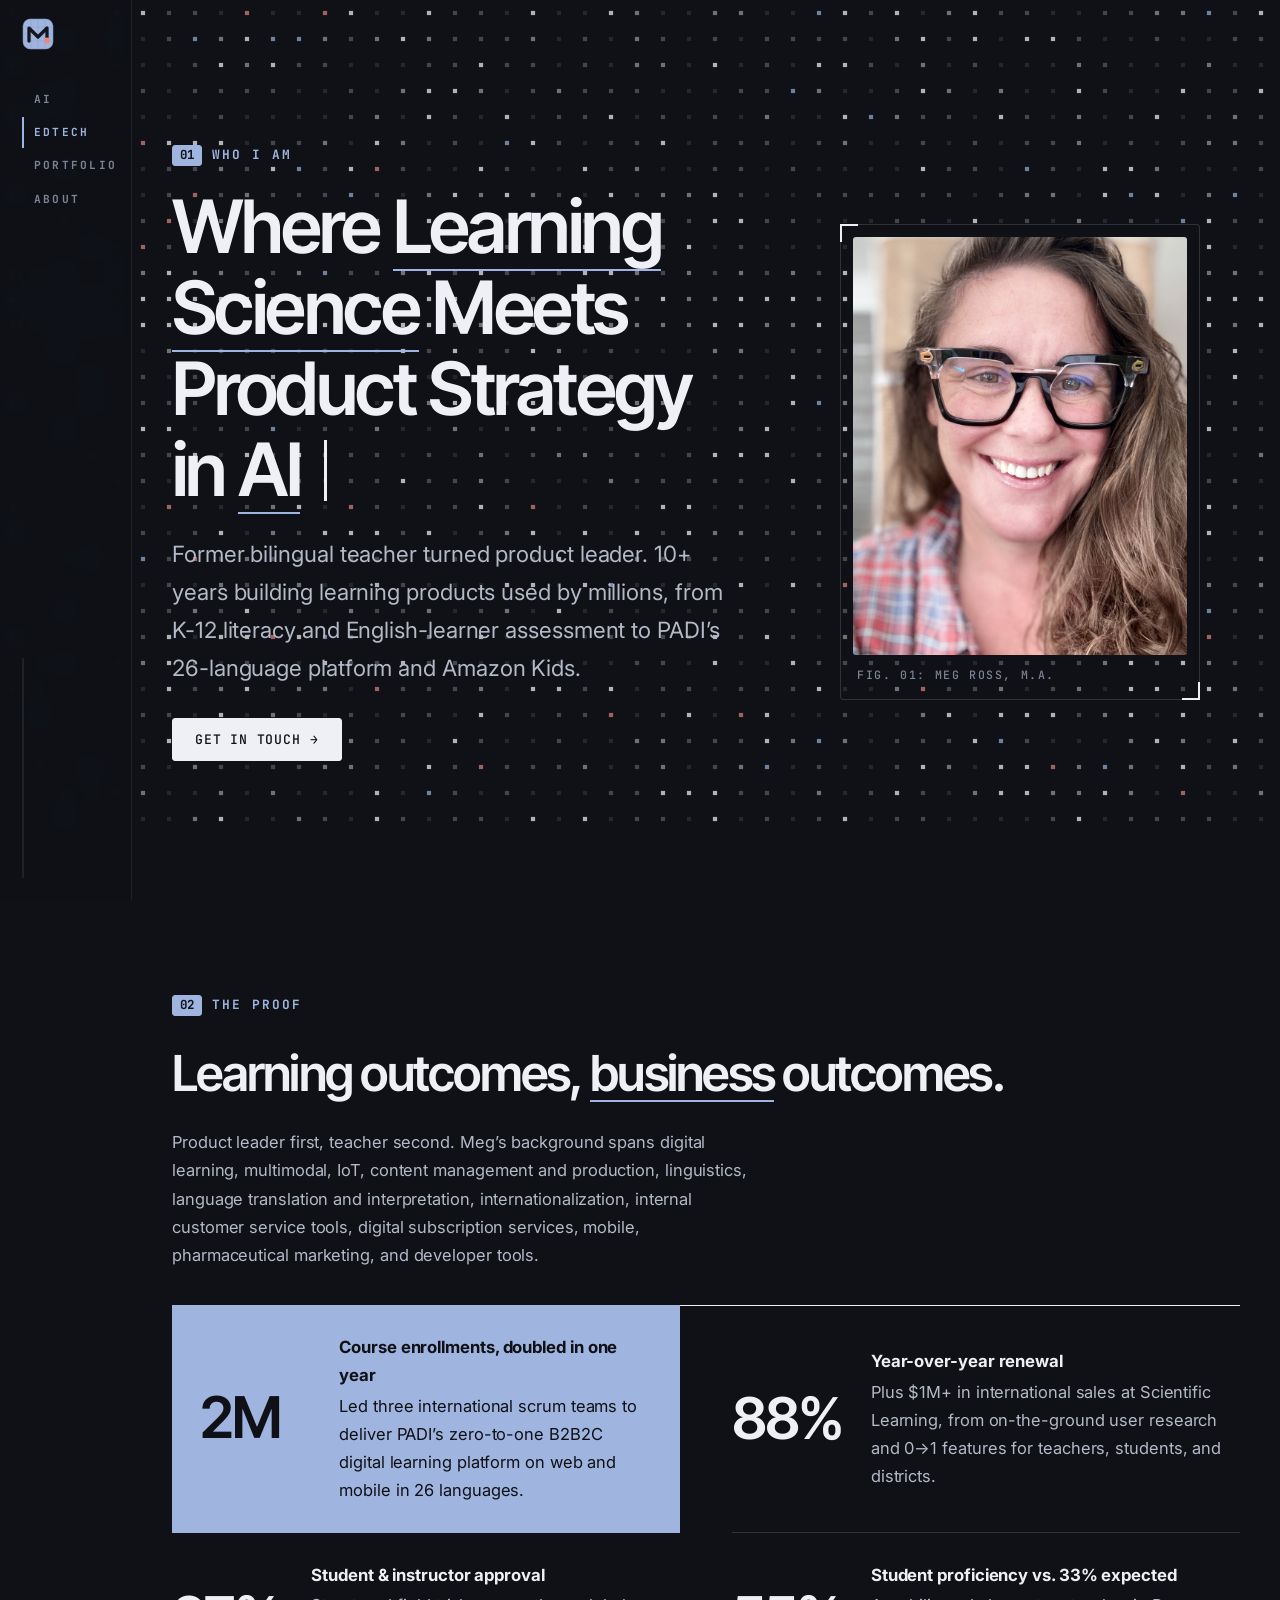
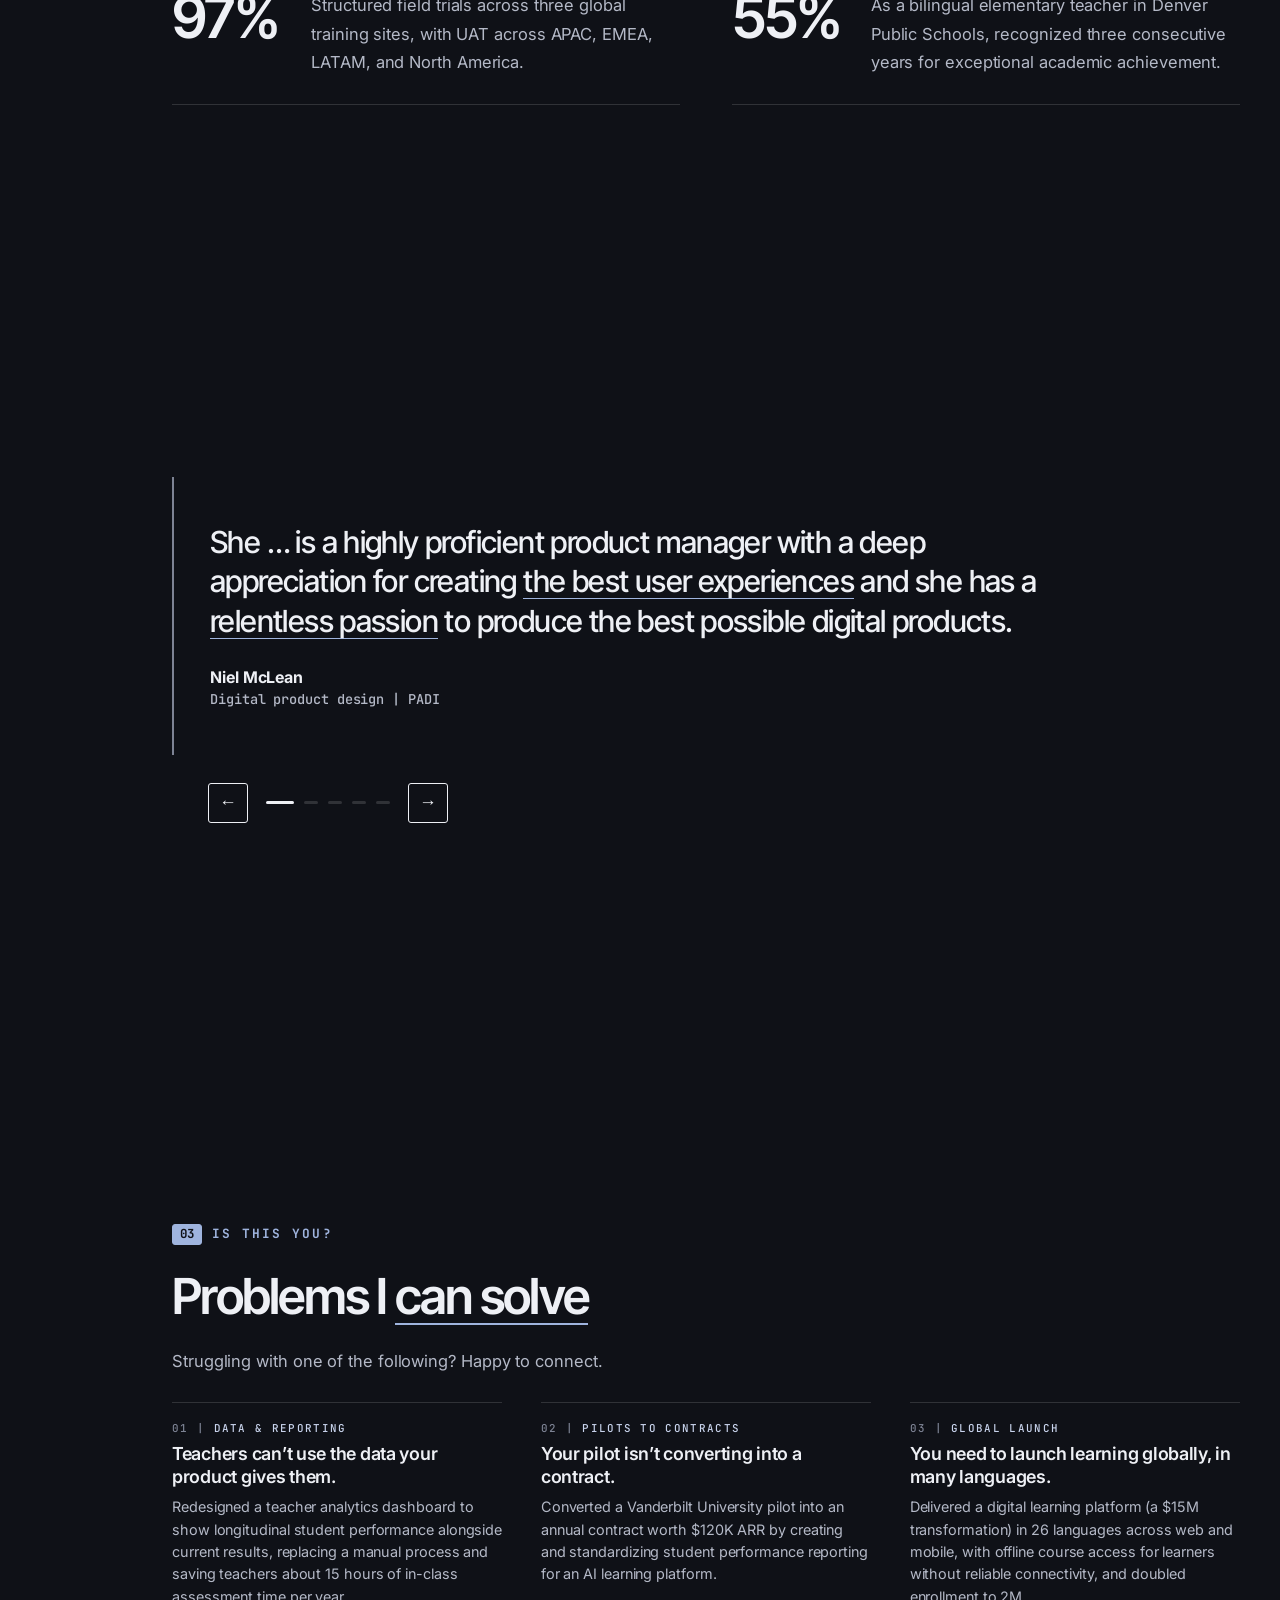
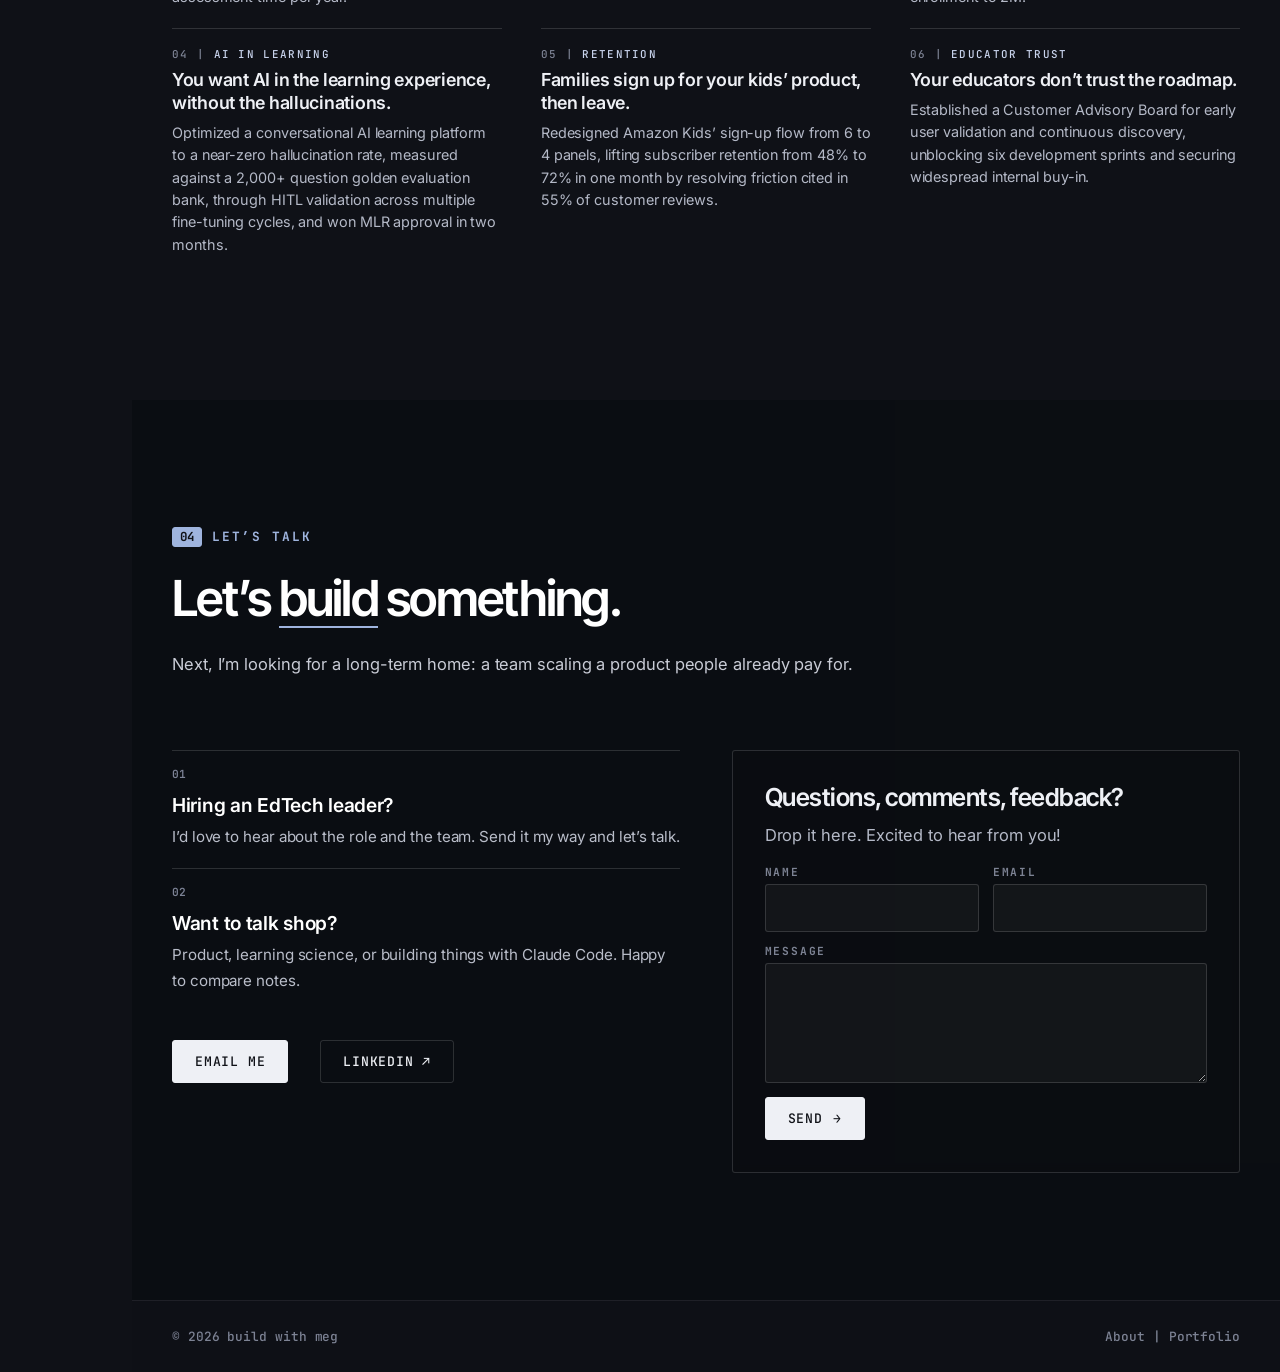
<file: edtech/index.html>
<!doctype html>
<html lang="en">
<head>
<meta charset="utf-8">
<!-- Google tag (gtag.js) -->
<script>if (!/(^|\.)buildwithmeg\.com$/.test(location.hostname)) window['ga-disable-G-VCVZNZRRMF'] = true;</script>
<script async src="https://www.googletagmanager.com/gtag/js?id=G-VCVZNZRRMF"></script>
<script>
  window.dataLayer = window.dataLayer || [];
  function gtag(){dataLayer.push(arguments);}
  gtag('js', new Date());

  gtag('config', 'G-VCVZNZRRMF');
</script>
<meta name="viewport" content="width=device-width, initial-scale=1, viewport-fit=cover">
<title>EdTech | Meg Ross | Build with Meg</title>
<link rel="canonical" href="https://buildwithmeg.com/edtech/">
<meta name="description" content="Where learning science meets product strategy in AI. Meg applies 100+ years of learning science to modern product challenges: coaching PMs, shipping GenAI tools, and scaling user impact.">
<meta property="og:type" content="website">
<meta property="og:title" content="EdTech | Meg Ross | Build with Meg">
<meta property="og:description" content="Where learning science meets product strategy in AI. Meg applies 100+ years of learning science to modern product challenges: coaching PMs, shipping GenAI tools, and scaling user impact.">
<meta property="og:url" content="https://buildwithmeg.com/edtech/">
<meta property="og:image" content="https://buildwithmeg.com/assets/og-2.png">
<meta name="twitter:card" content="summary_large_image">
<link rel="apple-touch-icon" href="../assets/apple-touch-icon.png">
<link rel="icon" href="../assets/favicon.svg?v=1793998317" type="image/svg+xml">
<link rel="preconnect" href="https://fonts.googleapis.com">
<link rel="preconnect" href="https://fonts.gstatic.com" crossorigin>
<link href="https://fonts.googleapis.com/css2?family=Inter+Tight:wght@500;600&family=Inter:wght@400;500;600;700&family=JetBrains+Mono:wght@500&display=swap" rel="stylesheet">
<link rel="stylesheet" href="../assets/style.css?v=1795032138">
<script src="../assets/site.js?v=1795032138" defer></script>
<script src="../assets/intro.js?v=1795032138" defer></script>
</head>
<body class="editorial dark dotsbg">
<canvas class="bg-dots" aria-hidden="true"></canvas>
<a class="skip" href="#main">Skip to content</a>

<header class="nav">
  <div class="wrap">
    <a class="logo" href="../"><img src="../assets/favicon.svg?v=1793998317" alt="" width="34" height="34"><span class="logo-text">build<b>with</b>meg</span></a>
    <nav aria-label="Main">
      <ul>
        <li><a class="link" href="../ai/">AI</a></li>
        <li><a class="link" href="../edtech/" aria-current="page">EdTech</a></li>
        <li><a class="link" href="../portfolio/">Portfolio</a></li>
        <li><a class="link" href="../about/">About</a></li>
      </ul>
    </nav>
  </div>
</header>

<main id="main">

  <!-- 1. WHO / WHAT -->
  <section class="panel hero">
    <div class="wrap">
      <div>
        <span class="step"><b>1</b> Who I am</span>
        <h1>
          <span data-split>Where</span>
          <span class="hl" style="--d:900ms"><span data-split>Learning Science</span></span>
          <span data-split>Meets Product Strategy in</span>
          <span class="hl pink" style="--d:1250ms"><span data-split>AI</span></span>
        </h1>
        <p class="lede">Former bilingual teacher turned product leader. 10+ years building learning products used by millions, from K-12 literacy and English-learner assessment to PADI’s 26-language platform and Amazon Kids.</p>
        <div class="ctas">
          <a class="btn" href="#contact">Get in touch <span class="arr">→</span></a>
        </div>
      </div>

      <div class="polaroid-zone">
        <figure class="polaroid">
          <img src="../assets/img/headshot.jpg?v=1793998317" alt="Meg Ross, smiling, in black and clear square glasses and a plaid shirt" width="480" height="640">
          <figcaption>fig. 01: Meg Ross, M.A.</figcaption>
        </figure>
      </div>
    </div>
  </section>



  <!-- 2. IS IT GOOD? -->
  <section class="panel" id="results">
    <div class="wrap">
      <div class="section-head reveal">
        <span class="step"><b>2</b> The proof</span>
        <h2>Learning outcomes, <span class="hl">business</span> outcomes.</h2>
        <p>Product leader first, teacher second. Meg’s background spans digital learning, multimodal, IoT, content management and production, linguistics, language translation and interpretation, internationalization, internal customer service tools, digital subscription services, mobile, pharmaceutical marketing, and developer tools.</p>
      </div>
      <div class="wins wins-4">
        <div class="win reveal">
          <span class="big"><span data-count="2" data-suffix="M">2M</span></span>
          <p><strong>Course enrollments, doubled in one year</strong>Led three international scrum teams to deliver PADI’s zero-to-one B2B2C digital learning platform on web and mobile in 26 languages.</p>
        </div>
        <div class="win reveal d1">
          <span class="big"><span data-count="88" data-suffix="%">88%</span></span>
          <p><strong>Year-over-year renewal</strong>Plus $1M+ in international sales at Scientific Learning, from on-the-ground user research and 0→1 features for teachers, students, and districts.</p>
        </div>
        <div class="win reveal d2">
          <span class="big"><span data-count="98" data-suffix="%">98%</span></span>
          <p><strong>Student &amp; instructor approval</strong>Structured field trials across three global training sites, with UAT across APAC, EMEA, LATAM, and North America.</p>
        </div>
        <div class="win reveal d3">
          <span class="big"><span data-count="55" data-suffix="%">55%</span></span>
          <p><strong>Student proficiency vs. 33% expected</strong>As a bilingual elementary teacher in Denver Public Schools, recognized three consecutive years for exceptional academic achievement.</p>
        </div>
      </div>
    </div>
  </section>

  <section class="panel testimonials" aria-label="Testimonials">
    <div class="wrap">
      <div class="carousel reveal" aria-roledescription="carousel" aria-label="Testimonials">
        <div class="car-track" tabindex="0">
          <figure class="quote-card slide" role="group" aria-roledescription="slide" aria-label="1 of 5">
            <blockquote>She … is a highly proficient product manager with a deep appreciation for creating <mark>the best user experiences</mark> and she has a <mark>relentless passion</mark> to produce the best possible digital products.</blockquote>
            <cite><strong>Niel McLean</strong><br>Digital product design | PADI</cite>
          </figure>
          <figure class="quote-card slide" role="group" aria-roledescription="slide" aria-label="2 of 5">
            <blockquote>From day one, Meg was an incredible fit, bringing deep product management expertise that helped reinforce a product-led mindset within a traditionally IT-driven organization.</blockquote>
            <cite><strong>Josh Dahmer</strong><br>Manager, Product Management | Adobe Product Management Center of Excellence</cite>
          </figure>
          <figure class="quote-card slide" role="group" aria-roledescription="slide" aria-label="3 of 5">
            <blockquote>Meg has paved the way for PADI to envision a future with their digital learning product portfolio. She was integral to planning, scoping, and building the new IDC and new Open Water Diver journeys. She has been a pleasure to work with, super intelligent, and brings joy and enthusiasm to the whole team.</blockquote>
            <cite><strong>Dorota Juska-Fairbanks</strong><br>Global Localization Leader | PADI</cite>
          </figure>
          <figure class="quote-card slide" role="group" aria-roledescription="slide" aria-label="4 of 5">
            <blockquote>Meg brings a tremendous amount of experience, order, and discipline to any team she is paired with, and is also a lot of fun.</blockquote>
            <cite><strong>Steve Jackson</strong><br>Senior Infrastructure Lead | Subquadratic</cite>
          </figure>
          <figure class="quote-card slide" role="group" aria-roledescription="slide" aria-label="5 of 5">
            <blockquote>I’ve heard people say “the product manager is the natural enemy of the software engineer.” But you always made me feel like you had our back and work was a lot better for it.</blockquote>
            <cite><strong>Eric Riddoch</strong><br>Senior Engineering Manager | Subquadratic</cite>
          </figure>
        </div>
        <div class="car-nav">
          <button class="car-btn car-prev" type="button" aria-label="Previous testimonial">&larr;</button>
          <div class="car-dots" role="tablist"></div>
          <button class="car-btn car-next" type="button" aria-label="Next testimonial">&rarr;</button>
        </div>
      </div>
    </div>
  </section>

  <!-- 3. IS IT FOR ME? -->
  <section class="panel" id="fix">
    <div class="wrap">
      <div class="section-head reveal">
        <span class="step"><b>3</b> Is this you?</span>
        <h2>Problems I <span class="hl pink">can solve</span></h2>
        <p>Struggling with one of the following? Happy to connect.</p>
      </div>
      <div class="problems">
        <article class="problem reveal">
          <div class="pain"><span><span class="cat">Data &amp; reporting</span>Teachers can’t use the data your product gives them.</span></div>
          <div class="fix"><strong>What I did</strong><p>Redesigned a teacher analytics dashboard to show longitudinal student performance alongside current results, replacing a manual process and saving teachers about 15 hours of in-class assessment time per year.</p></div>
        </article>
        <article class="problem reveal d1">
          <div class="pain"><span><span class="cat">Pilots to contracts</span>Your pilot isn’t converting into a contract.</span></div>
          <div class="fix"><strong>What I did</strong><p>Converted a Vanderbilt University pilot into an annual contract worth $120K ARR by creating and standardizing student performance reporting for an AI learning platform.</p></div>
        </article>
        <article class="problem reveal">
          <div class="pain"><span><span class="cat">Global launch</span>You need to launch learning globally, in many languages.</span></div>
          <div class="fix"><strong>What I did</strong><p>Delivered a digital learning platform (a $15M transformation) in 26 languages across web and mobile, with offline course access for learners without reliable connectivity, and doubled enrollment to 2M.</p></div>
        </article>
        <article class="problem reveal d1">
          <div class="pain"><span><span class="cat">AI in learning</span>You want AI in the learning experience, without the hallucinations.</span></div>
          <div class="fix"><strong>What I did</strong><p>Optimized a conversational AI learning platform to a near-zero hallucination rate, measured against a 2,000+ question golden evaluation bank, through HITL validation across multiple fine-tuning cycles, and won MLR approval in two months.</p></div>
        </article>
        <article class="problem reveal">
          <div class="pain"><span><span class="cat">Retention</span>Families sign up for your kids’ product, then leave.</span></div>
          <div class="fix"><strong>What I did</strong><p>Redesigned Amazon Kids’ sign-up flow from 6 to 4 panels, lifting subscriber retention from 48% to 72% in one month by resolving friction cited in 55% of customer reviews.</p></div>
        </article>
        <article class="problem reveal d1">
          <div class="pain"><span><span class="cat">Educator trust</span>Your educators don’t trust the roadmap.</span></div>
          <div class="fix"><strong>What I did</strong><p>Established a Customer Advisory Board for early user validation and continuous discovery, unblocking six development sprints and securing widespread internal buy-in.</p></div>
        </article>
      </div>
    </div>
  </section>

  <!-- 4. WHAT CAN I DO? -->
  <section class="panel outreach" id="contact">
    <div class="wrap">
      <div class="section-head reveal">
        <span class="step"><b>4</b> Let’s talk</span>
        <h2>Let’s <span class="hl blue">build</span> something.</h2>
        <p>Next, I’m looking for a long-term home: a team scaling a product people already pay for.</p>
      </div>
      <div class="talk-grid">
        <div class="talk-left">
        <div class="asks">
          <div class="ask reveal"><span class="k">01</span><h3>Hiring an EdTech leader?</h3><p>I’d love to hear about the role and the team. Send it my way and let’s talk.</p></div>
          <div class="ask reveal d1"><span class="k">02</span><h3>Want to talk shop?</h3><p>Product, learning science, or building things with Claude Code. Happy to compare notes.</p></div>
        </div>
        <div class="contact-links reveal">
          <a class="btn email-link" href="#contact" data-u="mmross7" data-d="gmail.com">Email me</a>
          <a class="btn pinkb" href="https://www.linkedin.com/in/megross2" target="_blank" rel="noopener">LinkedIn ↗</a>
        </div>
        </div>
        <form class="ask-form reveal d1" action="https://formspree.io/f/mnpdvlvw" method="POST" data-formspree="mnpdvlvw" novalidate>
          <h3>Questions, comments, feedback?</h3>
          <p class="sub">Drop it here. Excited to hear from you!</p>
          <div class="row2">
            <label>Name<input type="text" name="name" autocomplete="name" required></label>
            <label>Email<input type="email" name="email" autocomplete="email" required></label>
          </div>
          <label>Message<textarea name="message" rows="4" required></textarea></label>
          <label class="hp" aria-hidden="true">Website<input type="text" name="website" tabindex="-1" autocomplete="off"></label>
          <input type="hidden" name="_subject" value="buildwithmeg.com: new note">
          <div class="form-foot">
            <button class="btn" type="submit">Send <span class="arr">→</span></button>
            <p class="form-status" role="status" aria-live="polite"></p>
          </div>
        </form>
      </div>
    </div>
  </section>

</main>

<footer class="footer-min">
  <div class="wrap">
    <span>© <span id="yr">2026</span> build with meg</span>
    <span><a href="../about/">About</a> | <a href="../portfolio/">Portfolio</a></span>
  </div>
</footer>
</body>
</html>
</file>
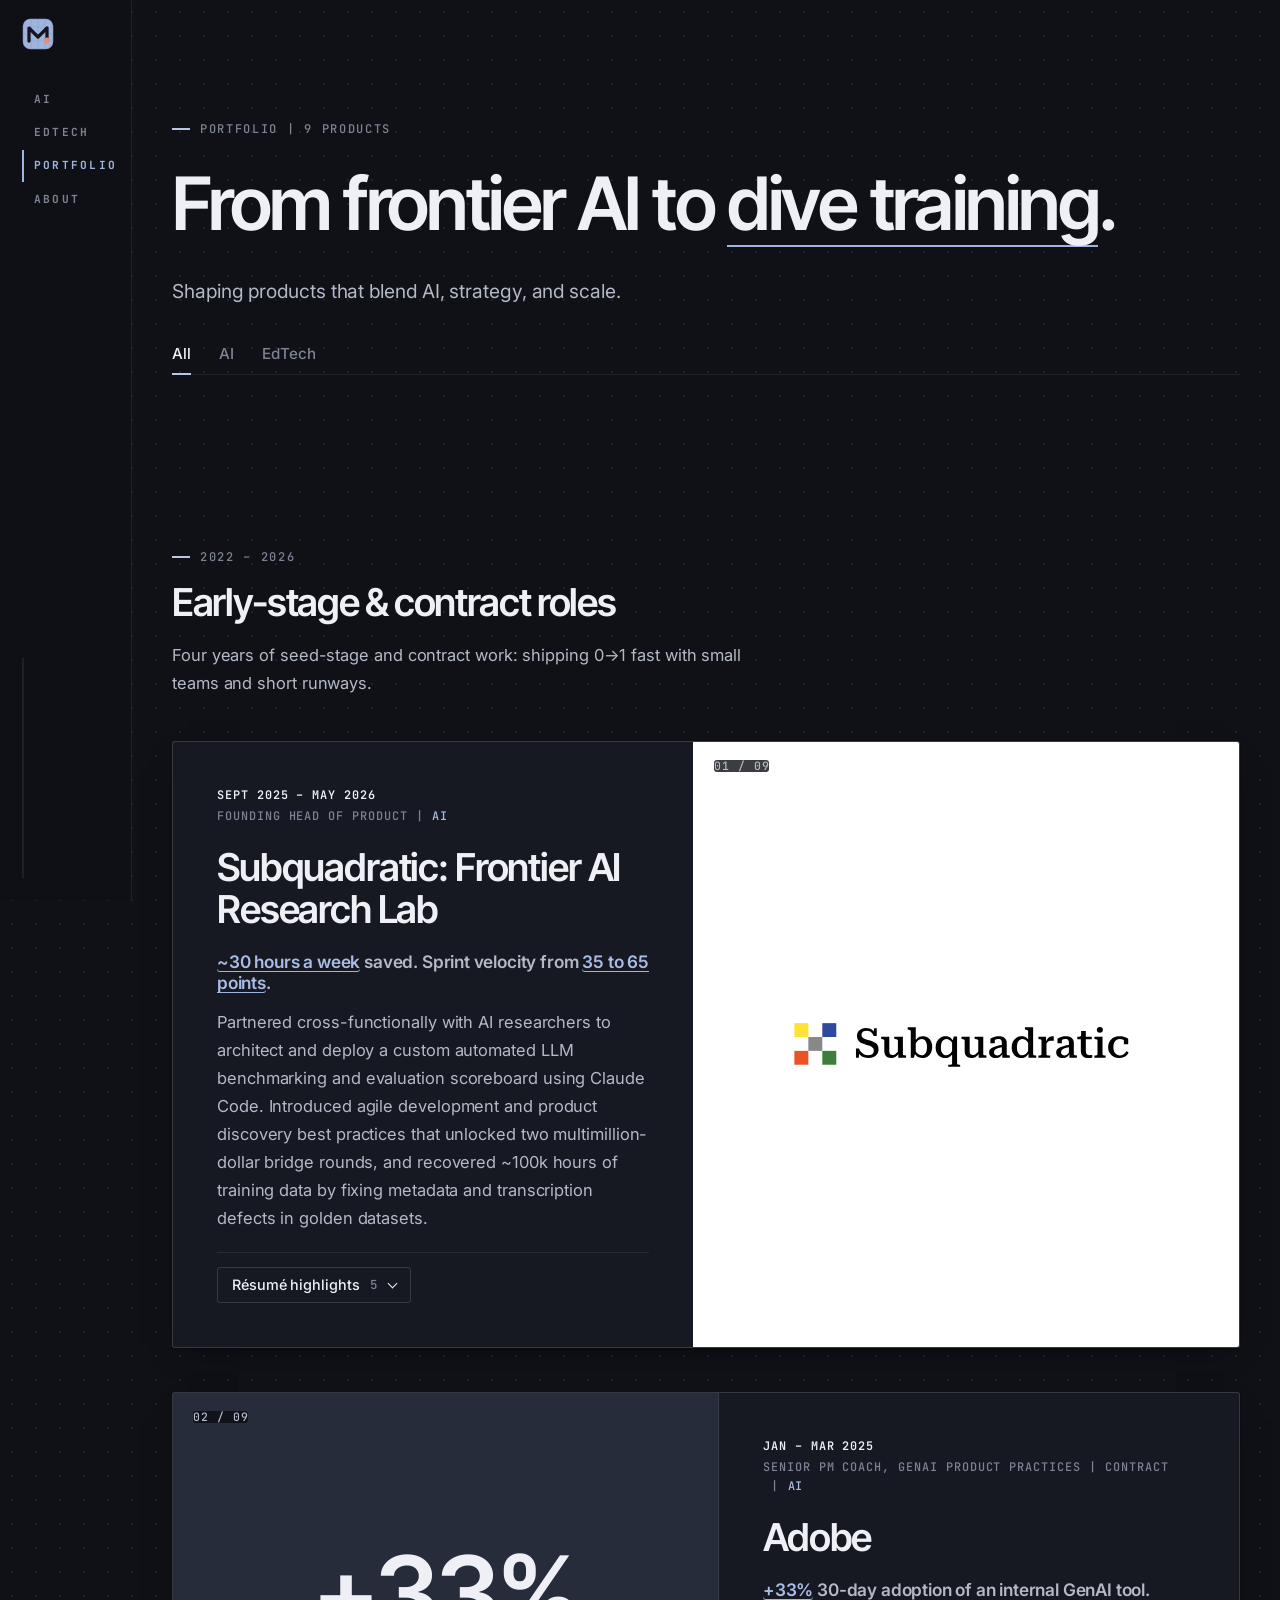
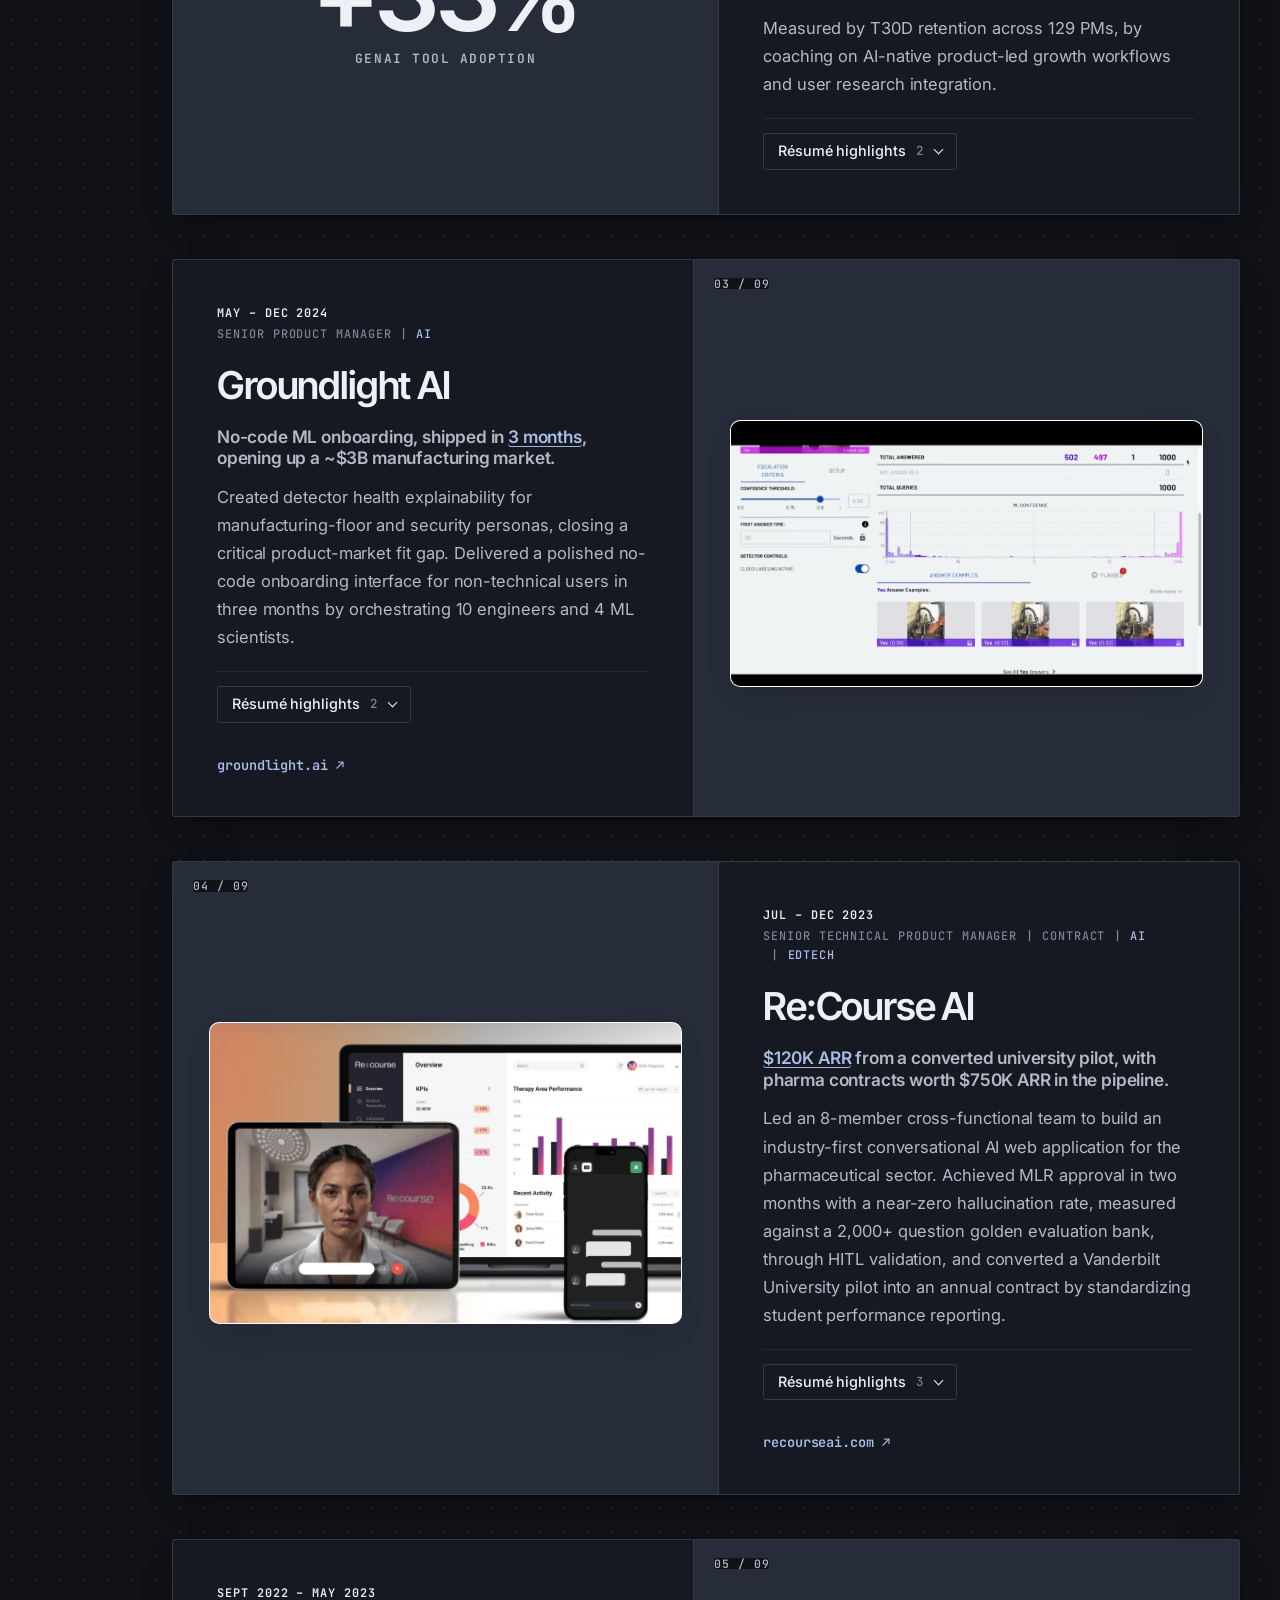
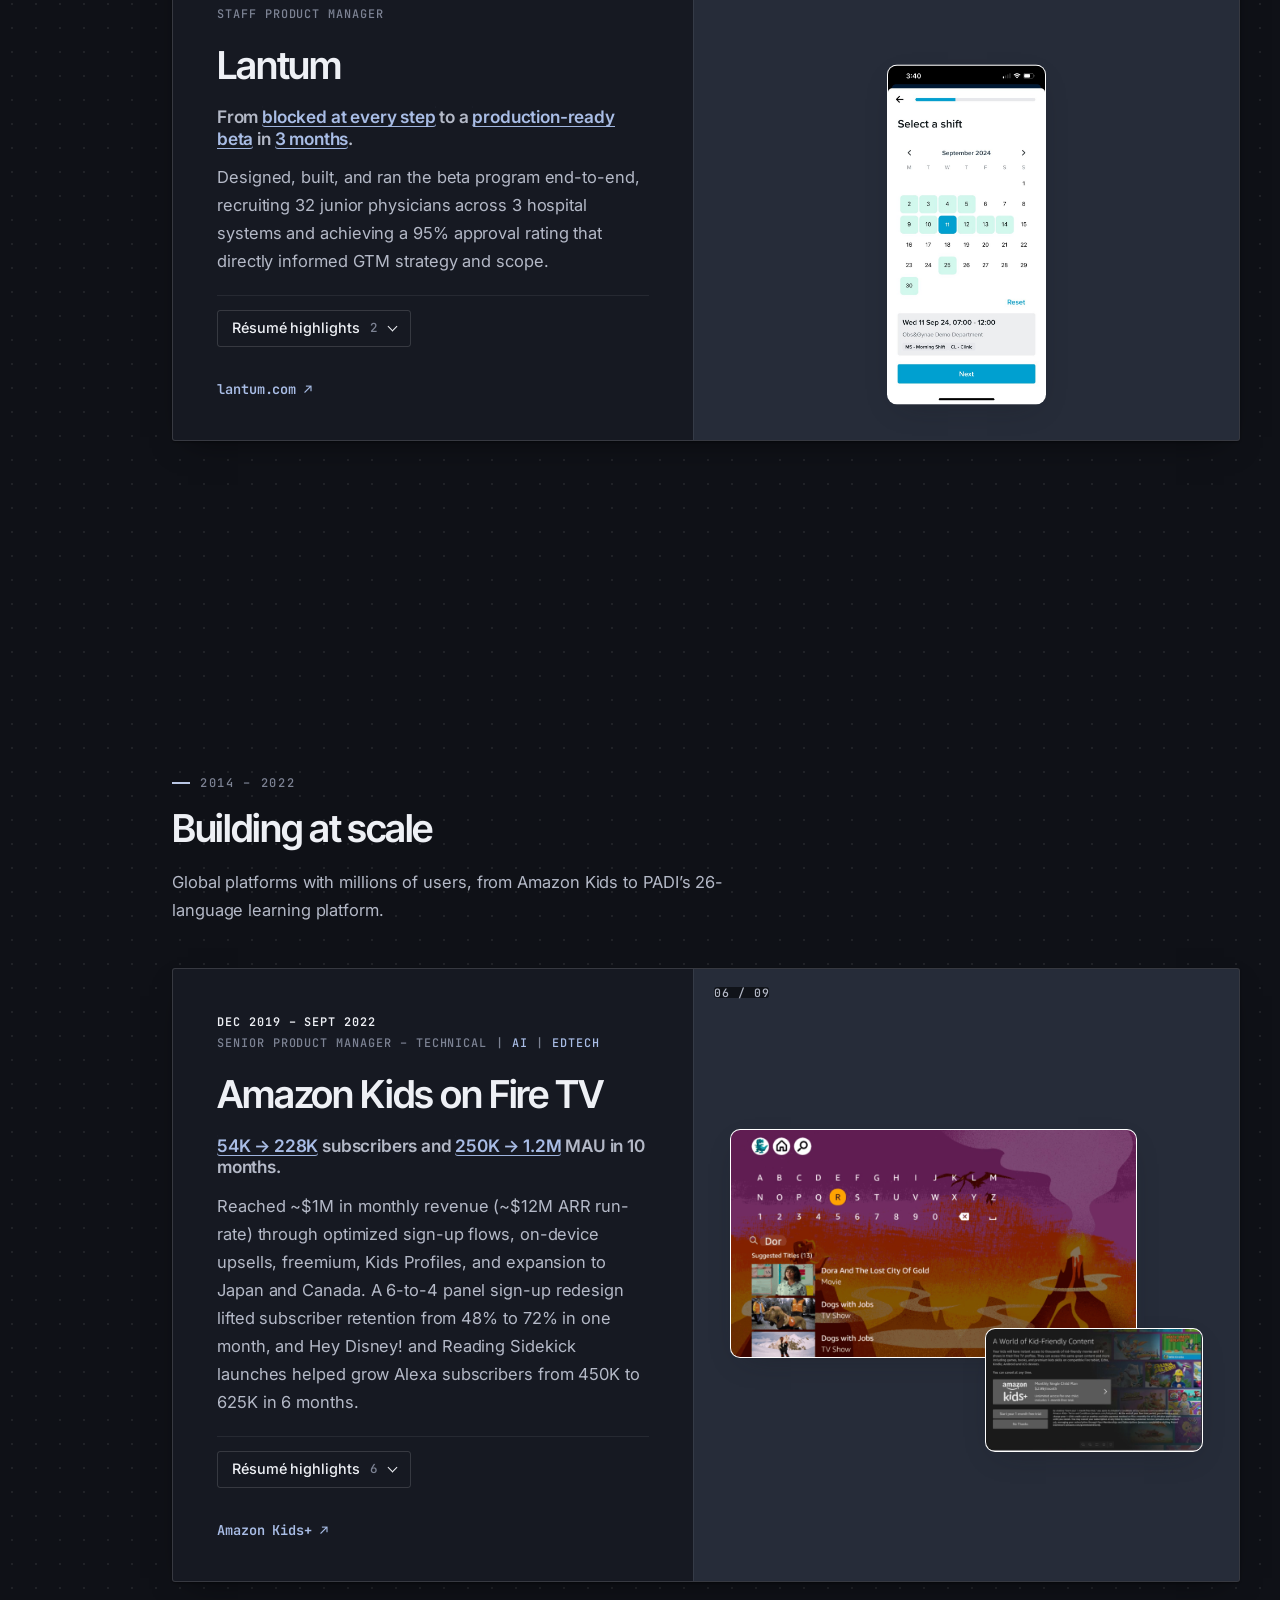
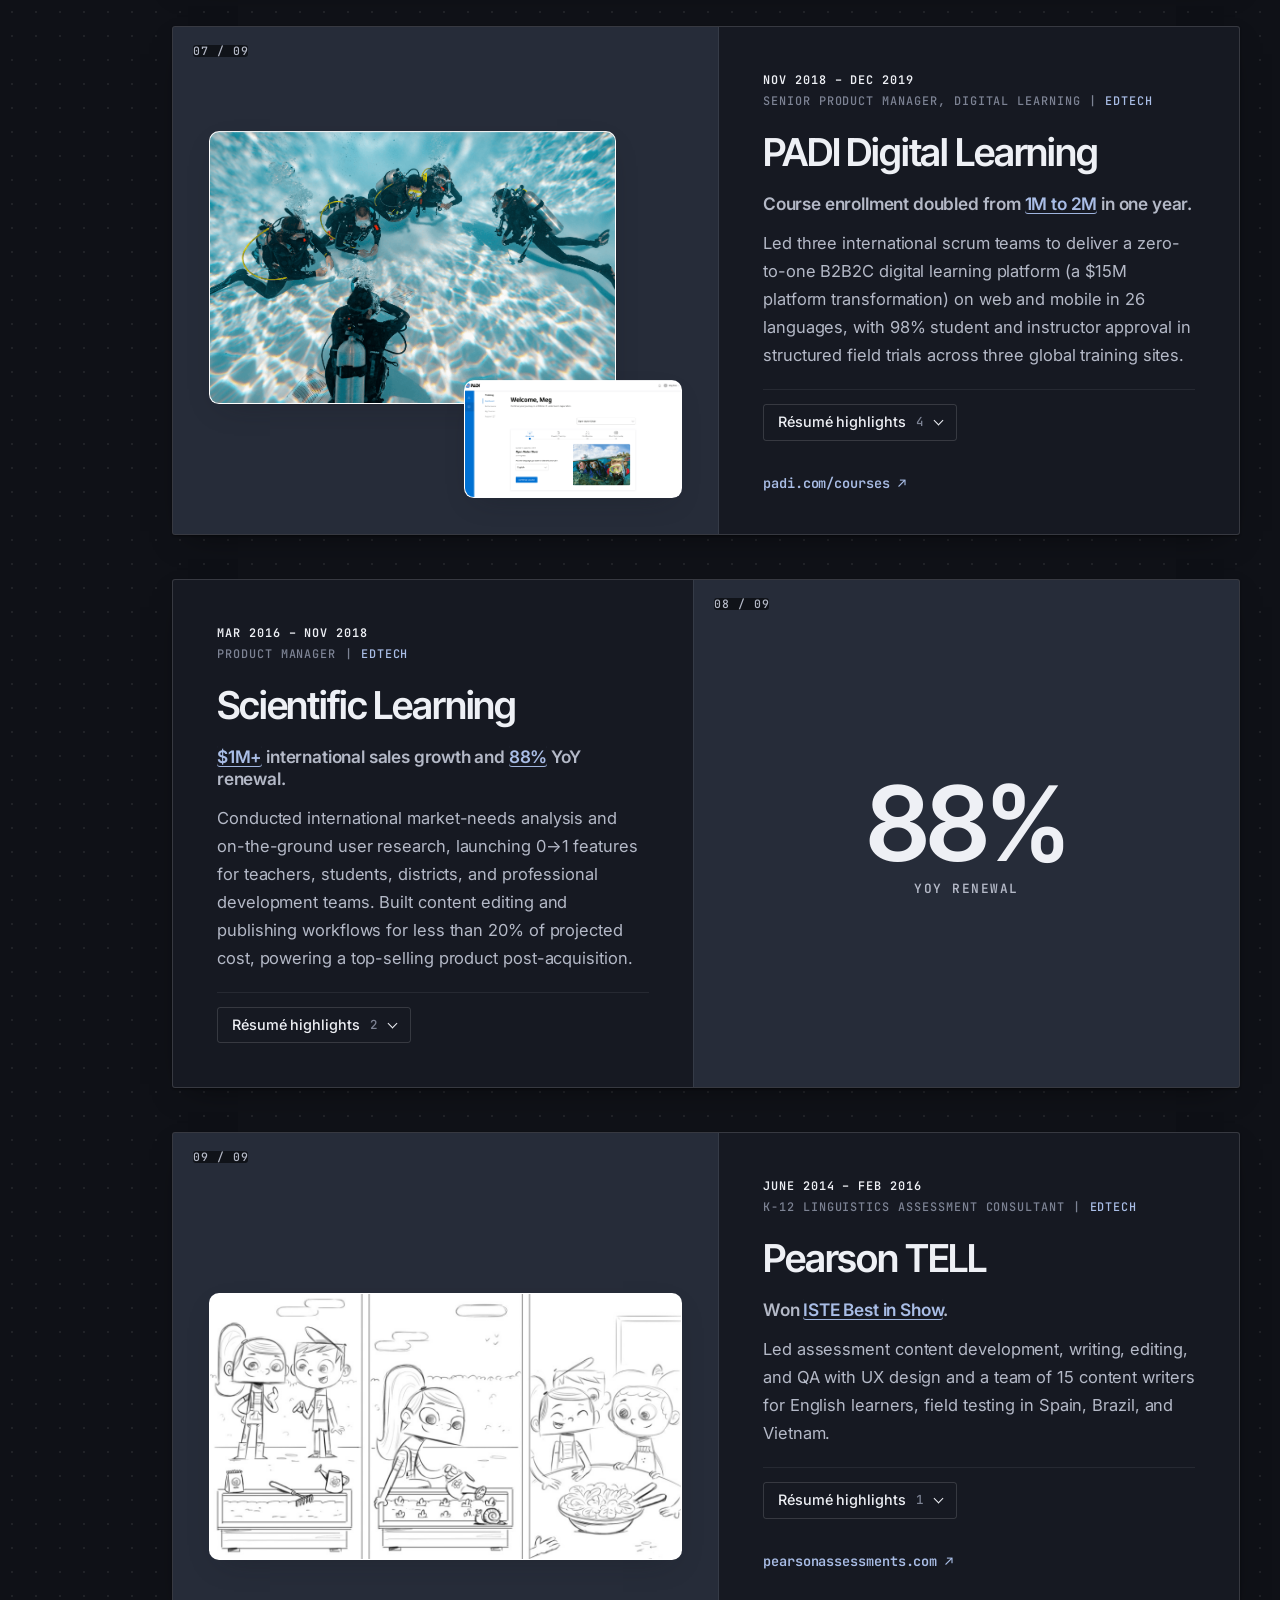
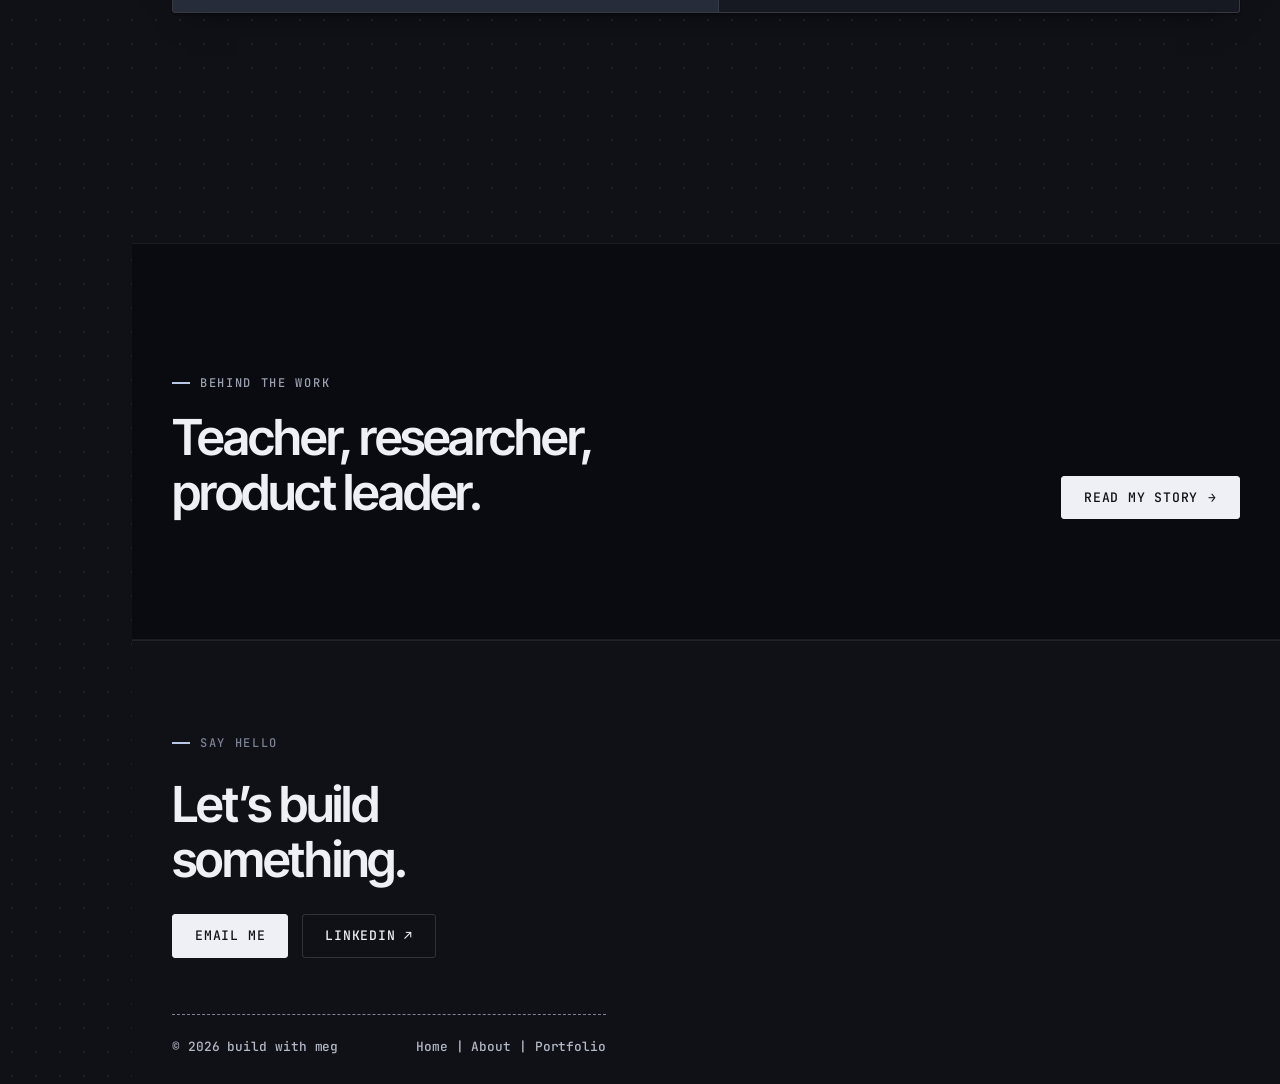
<file: portfolio/index.html>
<!doctype html>
<html lang="en">
<head>
<meta charset="utf-8">
<!-- Google tag (gtag.js) -->
<script>if (!/(^|\.)buildwithmeg\.com$/.test(location.hostname)) window['ga-disable-G-VCVZNZRRMF'] = true;</script>
<script async src="https://www.googletagmanager.com/gtag/js?id=G-VCVZNZRRMF"></script>
<script>
  window.dataLayer = window.dataLayer || [];
  function gtag(){dataLayer.push(arguments);}
  gtag('js', new Date());

  gtag('config', 'G-VCVZNZRRMF');
</script>
<meta name="viewport" content="width=device-width, initial-scale=1, viewport-fit=cover">
<title>Portfolio | Meg Ross | Build with Meg</title>
<link rel="canonical" href="https://buildwithmeg.com/portfolio/">
<meta name="description" content="From frontier AI to dive training: products that blend AI, strategy, and scale.">
<meta property="og:type" content="website">
<meta property="og:title" content="Portfolio | Meg Ross | Build with Meg">
<meta property="og:description" content="From frontier AI to dive training: products that blend AI, strategy, and scale.">
<meta property="og:url" content="https://buildwithmeg.com/portfolio/">
<meta property="og:image" content="https://buildwithmeg.com/assets/og-2.png">
<meta name="twitter:card" content="summary_large_image">
<link rel="apple-touch-icon" href="../assets/apple-touch-icon.png">
<link rel="icon" href="../assets/favicon.svg?v=1793998317" type="image/svg+xml">
<link rel="preconnect" href="https://fonts.googleapis.com">
<link rel="preconnect" href="https://fonts.gstatic.com" crossorigin>
<link href="https://fonts.googleapis.com/css2?family=Inter+Tight:wght@500;600&family=Inter:wght@400;500;600;700&family=JetBrains+Mono:wght@500&display=swap" rel="stylesheet">
<link rel="stylesheet" href="../assets/style.css?v=1795032138">
<script src="../assets/site.js?v=1795032138" defer></script>
</head>
<body class="dark">
<a class="skip" href="#main">Skip to content</a>

<header class="nav">
  <div class="wrap">
    <a class="logo" href="../"><img src="../assets/favicon.svg?v=1793998317" alt="" width="34" height="34"><span class="logo-text">build<b>with</b>meg</span></a>
    <nav aria-label="Main">
      <ul>
        <li><a class="link" href="../ai/">AI</a></li>
        <li><a class="link" href="../edtech/">EdTech</a></li>
        <li><a class="link" href="../portfolio/" aria-current="page">Portfolio</a></li>
        <li><a class="link" href="../about/">About</a></li>
      </ul>
    </nav>
  </div>
</header>

<main id="main">
  <div class="page-head wrap">
    <span class="label reveal">Portfolio | 9 products</span>
    <h1 class="reveal d1">From frontier AI to <span class="hl">dive training</span>.</h1>
    <p class="lede reveal d2">Shaping products that blend AI, strategy, and scale.</p>
    <div class="filters reveal d2" role="group" aria-label="Filter projects">
      <button type="button" class="filter" aria-pressed="true" data-f="all">All</button>
      <button type="button" class="filter" aria-pressed="false" data-f="ai">AI</button>
      <button type="button" class="filter" aria-pressed="false" data-f="edtech">EdTech</button>
    </div>
  </div>

  <div class="wrap projects">
    <section class="pgroup" aria-labelledby="g-early">
      <header class="pgroup-head reveal">
        <span class="label">2022 – 2026</span>
        <h2 id="g-early">Early-stage &amp; contract roles</h2>
        <p>Four years of seed-stage and contract work: shipping 0→1 fast with small teams and short runways.</p>
      </header>
      <article class="project reveal" data-track="ai">
        <div class="shots logo"><span class="index-no">01 / 09</span><div class="frame"><img src="../assets/img/subquadratic-logo.svg" alt="Subquadratic logo" width="800" height="200" loading="lazy"></div></div>
        <div class="body">
          <div class="meta"><span class="yr">Sept 2025 – May 2026</span><span>Founding Head of Product</span><span class="trk ai">AI</span></div>
          <h2>Subquadratic: Frontier AI Research Lab</h2>
          <p class="stat"><mark>~30 hours a week</mark> saved. Sprint velocity from <mark>35 to 65 points</mark>.</p>
          <p>Partnered cross-functionally with AI researchers to architect and deploy a custom automated LLM benchmarking and evaluation scoreboard using Claude Code. Introduced agile development and product discovery best practices that unlocked two multimillion-dollar bridge rounds, and recovered ~100k hours of training data by fixing metadata and transcription defects in golden datasets.</p>
          <details class="more">
            <summary>Résumé highlights <span class="cnt">5</span></summary>
            <ul><li>Partnered cross-functionally with AI researchers to architect and deploy a custom automated LLM benchmarking and evaluation scoreboard using Claude Code, accelerating internal validation workflows and saving ~30 hours of engineering and evaluation time per week.</li><li>Unlocked two multimillion-dollar bridge rounds and increased sprint velocity from 35 to 65 points through introducing agile development and product discovery best practices alongside OKR processes org-wide.</li><li>Cut debugging time by an estimated 75% by writing an automated behavior-driven testing suite for the TTS API.</li><li>Recovered ~100k hours of training data by identifying and fixing metadata and transcription defects in golden datasets.</li><li>Generated 30 enterprise sales leads in 2 months via custom automated tracking dashboards on AWS Lambda.</li></ul>
          </details>
          
        </div>
      </article>
      <article class="project reveal" data-track="ai">
        <div class="shots bigstat"><span class="index-no">02 / 09</span><div class="bignum"><span>+33%</span><small>GenAI tool adoption</small></div></div>
        <div class="body">
          <div class="meta"><span class="yr">Jan – Mar 2025</span><span>Senior PM Coach, GenAI Product Practices</span><span>Contract</span><span class="trk ai">AI</span></div>
          <h2>Adobe</h2>
          <p class="stat"><mark>+33%</mark> 30-day adoption of an internal GenAI tool.</p>
          <p>Measured by T30D retention across 129 PMs, by coaching on AI-native product-led growth workflows and user research integration.</p>
          <details class="more">
            <summary>Résumé highlights <span class="cnt">2</span></summary>
            <ul><li>Boosted 30-day adoption of an internal GenAI productivity tool by 33%, measured by T30D retention across 129 PMs, by coaching on AI-native product-led growth workflows and user research integration.</li><li>Reduced average time from epic submission to engineering pickup by 2.5 weeks by coaching PMs on product requirements quality, story writing, and cross-functional communication.</li></ul>
          </details>
          
        </div>
      </article>
      <article class="project reveal" data-track="ai">
        <div class="shots"><span class="index-no">03 / 09</span><div class="frame"><img src="../assets/img/groundlight.png" alt="Groundlight dashboard showing escalation criteria, a confidence threshold and answer examples" width="999" height="562" loading="lazy"></div></div>
        <div class="body">
          <div class="meta"><span class="yr">May – Dec 2024</span><span>Senior Product Manager</span><span class="trk ai">AI</span></div>
          <h2>Groundlight AI</h2>
          <p class="stat">No-code ML onboarding, shipped in <mark>3 months</mark>, opening up a ~$3B manufacturing market.</p>
          <p>Created detector health explainability for manufacturing-floor and security personas, closing a critical product-market fit gap. Delivered a polished no-code onboarding interface for non-technical users in three months by orchestrating 10 engineers and 4 ML scientists.</p>
          <details class="more">
            <summary>Résumé highlights <span class="cnt">2</span></summary>
            <ul><li>Unlocked the non-technical manufacturing site owner sector (~$3B TAM) by creating detector health explainability for manufacturing-floor and security sector personas, closing a critical product-market fit gap.</li><li>Delivered a polished no-code onboarding interface for non-technical users in three months by orchestrating 10 engineers and 4 ML scientists, pivoting engineer-centric tooling into a streamlined, high-craft user experience.</li></ul>
          </details>
          <a class="visit" href="https://www.groundlight.ai" target="_blank" rel="noopener">groundlight.ai ↗</a>
        </div>
      </article>
      <article class="project reveal" data-track="ai edtech">
        <div class="shots"><span class="index-no">04 / 09</span><div class="frame"><img src="../assets/img/recourse.png" alt="Re:Course AI on tablet, laptop and phone: an AI avatar video chat, KPI dashboard and chat thread" width="999" height="635" loading="lazy"></div></div>
        <div class="body">
          <div class="meta"><span class="yr">Jul – Dec 2023</span><span>Senior Technical Product Manager</span><span>Contract</span><span class="trk ai">AI</span><span class="trk edtech">EdTech</span></div>
          <h2>Re:Course AI</h2>
          <p class="stat"><mark>$120K ARR</mark> from a converted university pilot, with pharma contracts worth $750K ARR in the pipeline.</p>
          <p>Led an 8-member cross-functional team to build an industry-first conversational AI web application for the pharmaceutical sector. Achieved MLR approval in two months with a near-zero hallucination rate, measured against a 2,000+ question golden evaluation bank, through HITL validation, and converted a Vanderbilt University pilot into an annual contract by standardizing student performance reporting.</p>
          <details class="more">
            <summary>Résumé highlights <span class="cnt">3</span></summary>
            <ul><li>Led an 8-member cross-functional team in SaaS and virtual reality (VR) product to build an industry-first conversational AI web application for the pharmaceutical sector, unlocking imminent contracts worth $750K ARR.</li><li>Converted a Vanderbilt University pilot program to an annual contract worth $120K ARR by creating and standardizing student performance reporting for the AI learning platform.</li><li>Achieved MLR approval in two months by optimizing model output to a near-zero hallucination rate through designing and running HITL validation across multiple fine-tuning cycles and personally reading, authoring, and editing model outputs.</li></ul>
          </details>
          <a class="visit" href="https://www.recourseai.com" target="_blank" rel="noopener">recourseai.com ↗</a>
        </div>
      </article>
      <article class="project reveal" data-track="">
        <div class="shots tall"><span class="index-no">05 / 09</span><div class="frame"><img src="../assets/img/lantum-swaps.jpg" alt="Lantum Swaps mobile app screen for selecting a shift" width="600" height="1298" loading="lazy"></div></div>
        <div class="body">
          <div class="meta"><span class="yr">Sept 2022 – May 2023</span><span>Staff Product Manager</span></div>
          <h2>Lantum</h2>
          <p class="stat">From <mark>blocked at every step</mark> to a <mark>production-ready beta</mark> in <mark>3 months</mark>.</p>
          <p>Designed, built, and ran the beta program end-to-end, recruiting 32 junior physicians across 3 hospital systems and achieving a 95% approval rating that directly informed GTM strategy and scope.</p>
          <details class="more">
            <summary>Résumé highlights <span class="cnt">2</span></summary>
            <ul><li>Delivered a production-ready beta in 3 months, starting from an app with blockers throughout: stabilized the core product flows through coordinated bug bashes and internal dog-fooding.</li><li>Designed, built, and ran the beta program end-to-end, recruiting 32 junior physicians across 3 hospital systems, achieving a 95% approval rating among participants, directly informing GTM strategy and go-to-market scope.</li></ul>
          </details>
          <a class="visit" href="https://www.lantum.com" target="_blank" rel="noopener">lantum.com ↗</a>
        </div>
      </article>
    </section>
    <section class="pgroup" aria-labelledby="g-scale">
      <header class="pgroup-head reveal">
        <span class="label">2014 – 2022</span>
        <h2 id="g-scale">Building at scale</h2>
        <p>Global platforms with millions of users, from Amazon Kids to PADI’s 26-language learning platform.</p>
      </header>
      <article class="project reveal" data-track="ai edtech">
        <div class="shots two"><span class="index-no">06 / 09</span><div class="frame"><img src="../assets/img/amazon-kids-search.png" alt="Amazon Kids on Fire TV search screen" width="999" height="560" loading="lazy"><img src="../assets/img/amazon-kids-upsell.jpg" alt="Amazon Kids on Fire TV upsell page" width="1000" height="566" loading="lazy"></div></div>
        <div class="body">
          <div class="meta"><span class="yr">Dec 2019 – Sept 2022</span><span>Senior Product Manager – Technical</span><span class="trk ai">AI</span><span class="trk edtech">EdTech</span></div>
          <h2>Amazon Kids on Fire TV</h2>
          <p class="stat"><mark>54K → 228K</mark> subscribers and <mark>250K → 1.2M</mark> MAU in 10 months.</p>
          <p>Reached ~$1M in monthly revenue (~$12M ARR run-rate) through optimized sign-up flows, on-device upsells, freemium, Kids Profiles, and expansion to Japan and Canada. A 6-to-4 panel sign-up redesign lifted subscriber retention from 48% to 72% in one month, and Hey Disney! and Reading Sidekick launches helped grow Alexa subscribers from 450K to 625K in 6 months.</p>
          <details class="more">
            <summary>Résumé highlights <span class="cnt">6</span></summary>
            <ul><li>Grew Amazon Kids on Fire TV from 54K to 228K subscribers and 250K to 1.2M MAU in 10 months, reaching ~$1M in monthly revenue (~$12M ARR run-rate) through optimized sign-up flows, on-device upsells, freemium, Kids Profiles, international expansion to Japan and Canada, new device support, and core browse/playback and search improvements.</li><li>Optimized the acquisition funnel by redesigning the sign-up flow from 6 to 4 panels, lifting subscriber retention from 48% to 72% in one month by directly resolving friction points cited in 55% of customer reviews.</li><li>Reconfigured how a $360MM ARR organization measured adoption, engagement, and retention by redesigning the North Star Metric to account for cross-device behavior post-acquisition and securing executive L8 alignment.</li><li>Grew Alexa subscribers from 450K to 625K in 6 months in part by owning Hey Disney! and Reading Sidekick launches, including Kids Privacy Policy implementation across 29 engineering teams and 200+ stakeholders, contributing to $9.4M ARR.</li><li>Cut new feature speed-to-market from 12 weeks to 4 and new device support from 24 weeks to 8 by influencing leadership through PRFAQ and Working Backwards reviews to complete a multimillion-dollar backend migration.</li><li>Protected ~$50M ARR from regulatory penalty risk by delivering EU multi-factor authentication compliance for 440K Kindle Newsstand customers two months ahead of the January deadline.</li></ul>
          </details>
          <a class="visit" href="https://www.amazon.com/gp/video/storefront?contentType=subscription&amp;contentId=amazonkidsplus" target="_blank" rel="noopener">Amazon Kids+ ↗</a>
        </div>
      </article>
      <article class="project reveal" data-track="edtech">
        <div class="shots two"><span class="index-no">07 / 09</span><div class="frame"><img src="../assets/img/padi-dive.png" alt="Group of scuba divers training in a pool, seen from above" width="999" height="667" loading="lazy"><img src="../assets/img/padi-app.png" alt="PADI digital learning app course screen" width="999" height="538" loading="lazy"></div></div>
        <div class="body">
          <div class="meta"><span class="yr">Nov 2018 – Dec 2019</span><span>Senior Product Manager, Digital Learning</span><span class="trk edtech">EdTech</span></div>
          <h2>PADI Digital Learning</h2>
          <p class="stat">Course enrollment doubled from <mark>1M to 2M</mark> in one year.</p>
          <p>Led three international scrum teams to deliver a zero-to-one B2B2C digital learning platform (a $15M platform transformation) on web and mobile in 26 languages, with 98% student and instructor approval in structured field trials across three global training sites.</p>
          <details class="more">
            <summary>Résumé highlights <span class="cnt">4</span></summary>
            <ul><li>Doubled global course enrollment from 1M to 2M in one year while leading three international scrum teams including 13 developers, 3 designers, 3 PMOs, and 2 PMs to deliver a zero-to-one $15M B2B2C digital learning platform on web and mobile in 26 languages.</li><li>Unblocked six development sprints and secured widespread internal buy-in by establishing a Customer Advisory Board with leadership and key stakeholders for early user validation and continuous discovery.</li><li>Achieved 98% student and instructor approval through structured field trials across three global training sites, coordinating UAT with dive-shop partners across APAC, EMEA, LATAM, and North America.</li><li>Reduced cybersecurity incidents from monthly to zero and managed compliance checkpoints across globally distributed teams by defining and delivering a full data migration for user account data across third-party and internal platforms with AWS microservice architecture.</li></ul>
          </details>
          <a class="visit" href="https://www.padi.com/courses" target="_blank" rel="noopener">padi.com/courses ↗</a>
        </div>
      </article>
      <article class="project reveal" data-track="edtech">
        <div class="shots bigstat"><span class="index-no">08 / 09</span><div class="bignum"><span>88%</span><small>YoY renewal</small></div></div>
        <div class="body">
          <div class="meta"><span class="yr">Mar 2016 – Nov 2018</span><span>Product Manager</span><span class="trk edtech">EdTech</span></div>
          <h2>Scientific Learning</h2>
          <p class="stat"><mark>$1M+</mark> international sales growth and <mark>88%</mark> YoY renewal.</p>
          <p>Conducted international market-needs analysis and on-the-ground user research, launching 0→1 features for teachers, students, districts, and professional development teams. Built content editing and publishing workflows for less than 20% of projected cost, powering a top-selling product post-acquisition.</p>
          <details class="more">
            <summary>Résumé highlights <span class="cnt">2</span></summary>
            <ul><li>Grew international sales by over $1M, and drove 88% YoY renewal by conducting international market-needs analysis and on-the-ground user research in Australia, launching 0→1 user-centric features for teachers, students, districts, and professional development services teams.</li><li>Led a 25-person cross-functional team and built content editing and publishing workflows for less than 20% of projected cost by hiring and managing a 4-person editorial team, sound and voice talent, and leveraging unconventional third-party solutions, all powering a top-selling product post-acquisition.</li></ul>
          </details>
          
        </div>
      </article>
      <article class="project reveal" data-track="edtech">
        <div class="shots"><span class="index-no">09 / 09</span><div class="frame"><img src="../assets/img/pearson-tell.jpg" alt="Three-panel pencil sketch of two kids planting and sharing a garden, from a Pearson TELL assessment item" width="1000" height="562" loading="lazy"></div></div>
        <div class="body">
          <div class="meta"><span class="yr">June 2014 – Feb 2016</span><span>K-12 Linguistics Assessment Consultant</span><span class="trk edtech">EdTech</span></div>
          <h2>Pearson TELL</h2>
          <p class="stat">Won <mark>ISTE Best in Show</mark>.</p>
          <p>Led assessment content development, writing, editing, and QA with UX design and a team of 15 content writers for English learners, field testing in Spain, Brazil, and Vietnam.</p>
          <details class="more">
            <summary>Résumé highlights <span class="cnt">1</span></summary>
            <ul><li>Won ISTE Best in Show by leading assessment content development, writing, editing, and QA in collaboration with UX design and a team of 15 content writers for English learners, field testing in Spain, Brazil, and Vietnam.</li></ul>
          </details>
          <a class="visit" href="https://www.pearsonassessments.com/en-us/Store/Professional-Assessments/Academic-Learning/Test-of-English-Language-Learning/p/100001182" target="_blank" rel="noopener">pearsonassessments.com ↗</a>
        </div>
      </article>
    </section>
  </div>

  <section class="band">
    <div class="wrap">
      <div class="reveal">
        <span class="label">Behind the work</span>
        <h2 style="margin-top:18px">Teacher, researcher, product leader.</h2>
      </div>
      <div class="ctas reveal d1">
        <a class="btn" href="../about/">Read my story <span class="arr">→</span></a>
      </div>
    </div>
  </section>
</main>

<footer class="contact" id="contact">
  <div class="wrap">
    <span class="label">Say hello</span>
    <h2>Let’s <span class="hl">build</span> something.</h2>
    <div class="contact-links">
      <a class="btn email-link" href="#contact" data-u="mmross7" data-d="gmail.com">Email me</a>
      <a class="btn pinkb" href="https://www.linkedin.com/in/megross2" target="_blank" rel="noopener">LinkedIn ↗</a>
    </div>
    <div class="base">
      <span>© <span id="yr">2026</span> build with meg</span>
      <span><a href="../">Home</a> | <a href="../about/">About</a> | <a href="../portfolio/">Portfolio</a></span>
    </div>
  </div>
</footer>
</body>
</html>
</file>
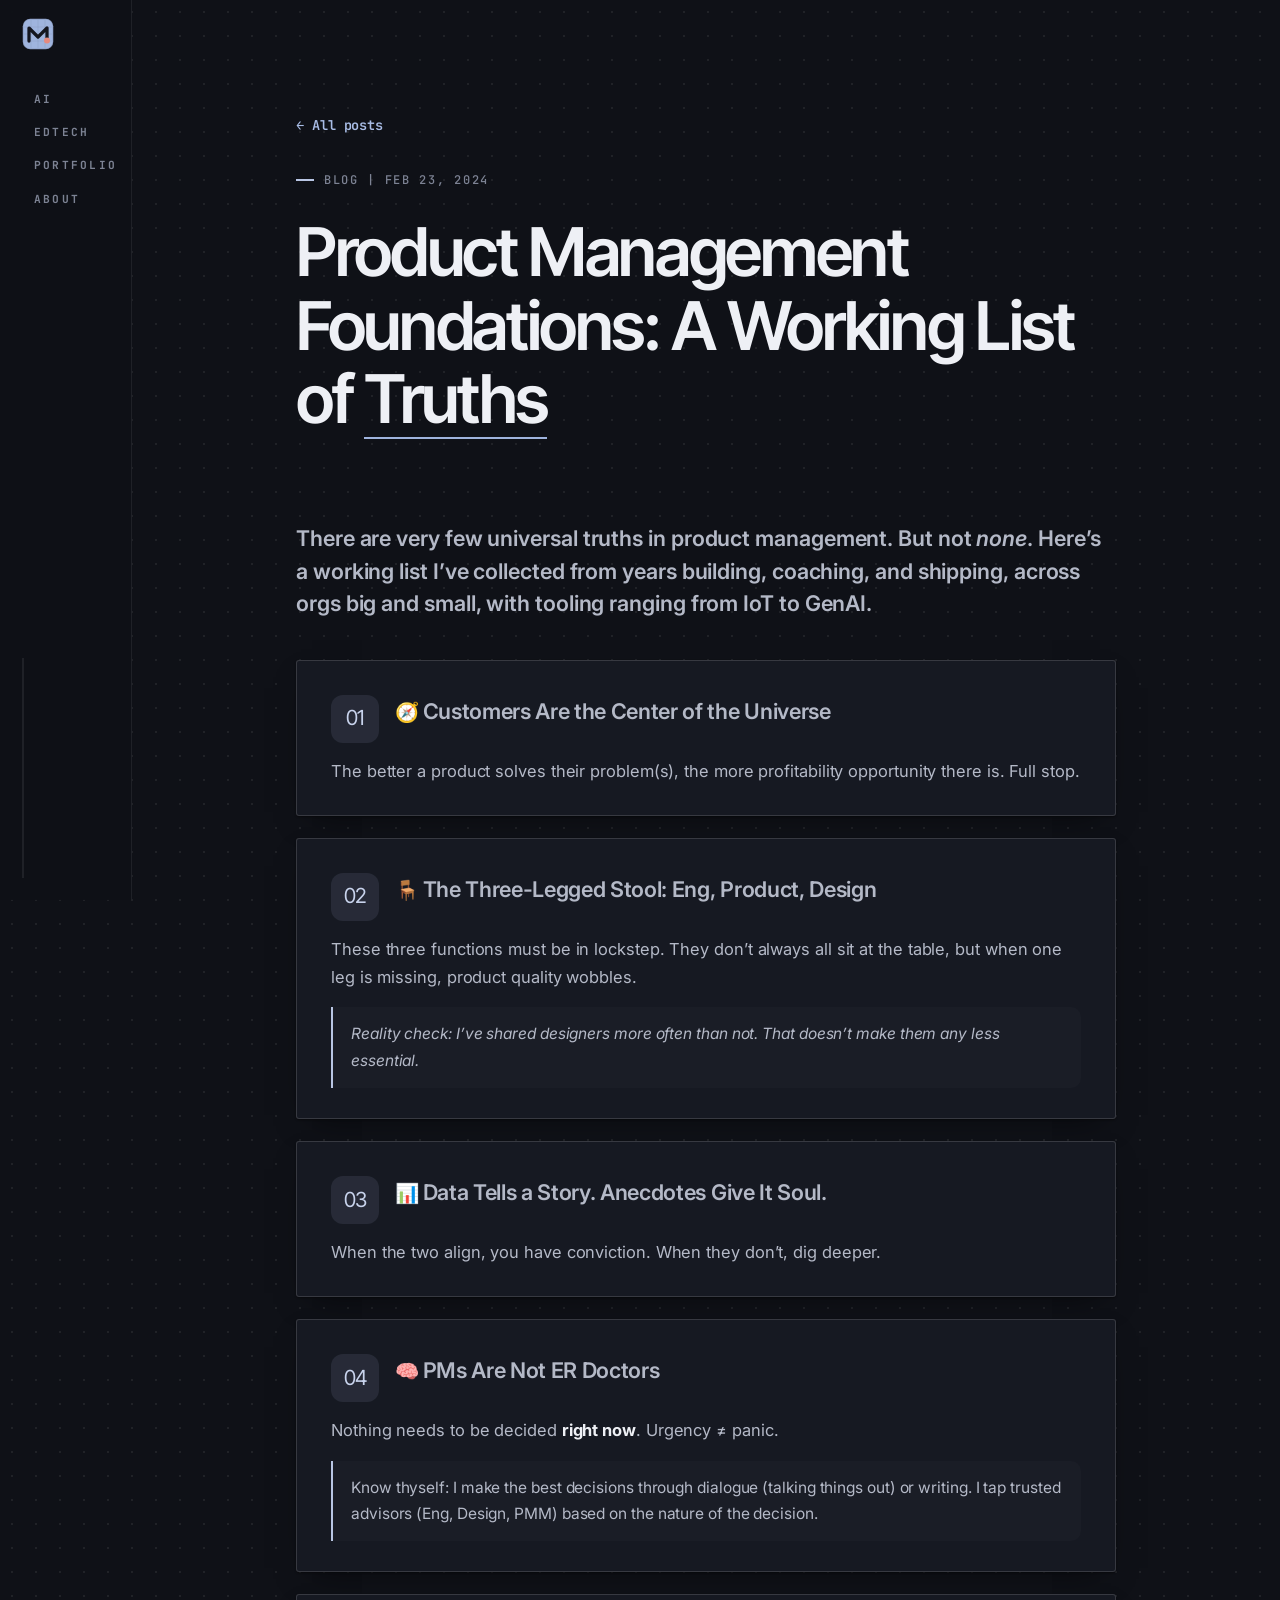
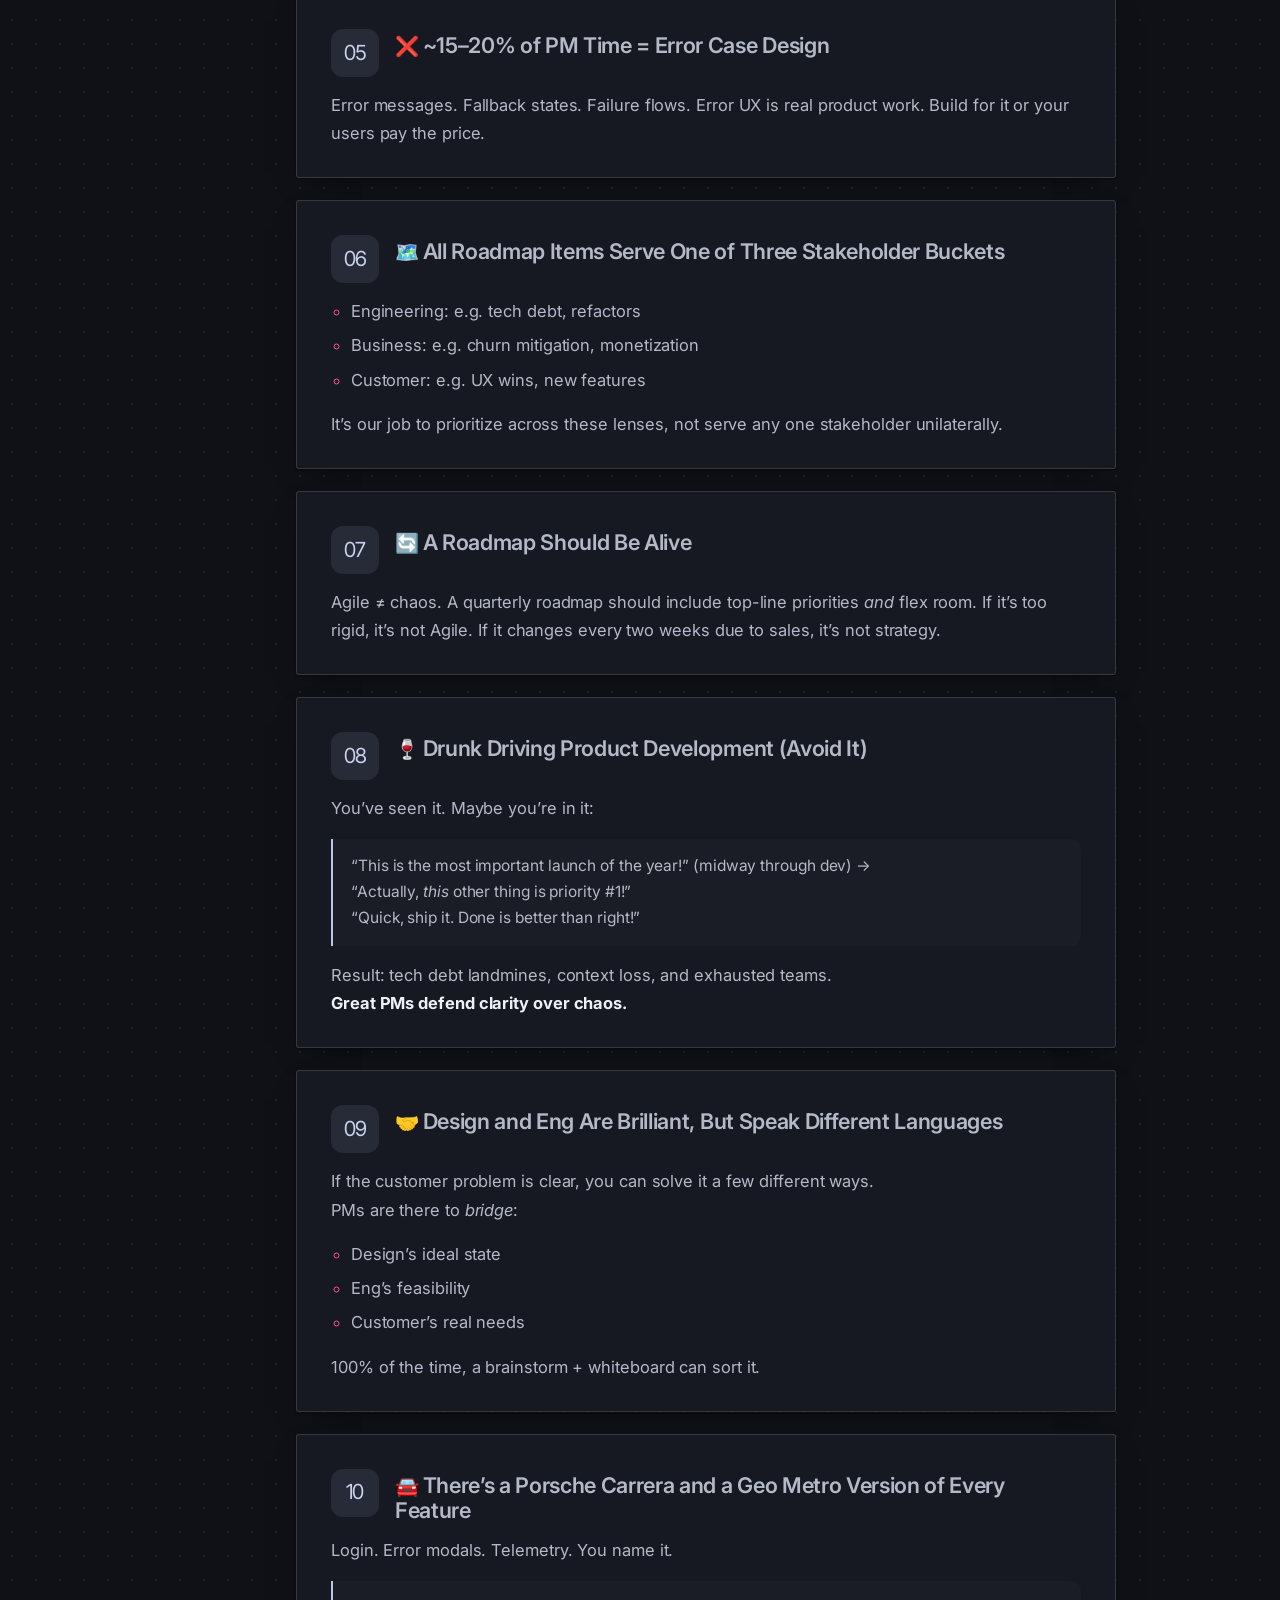
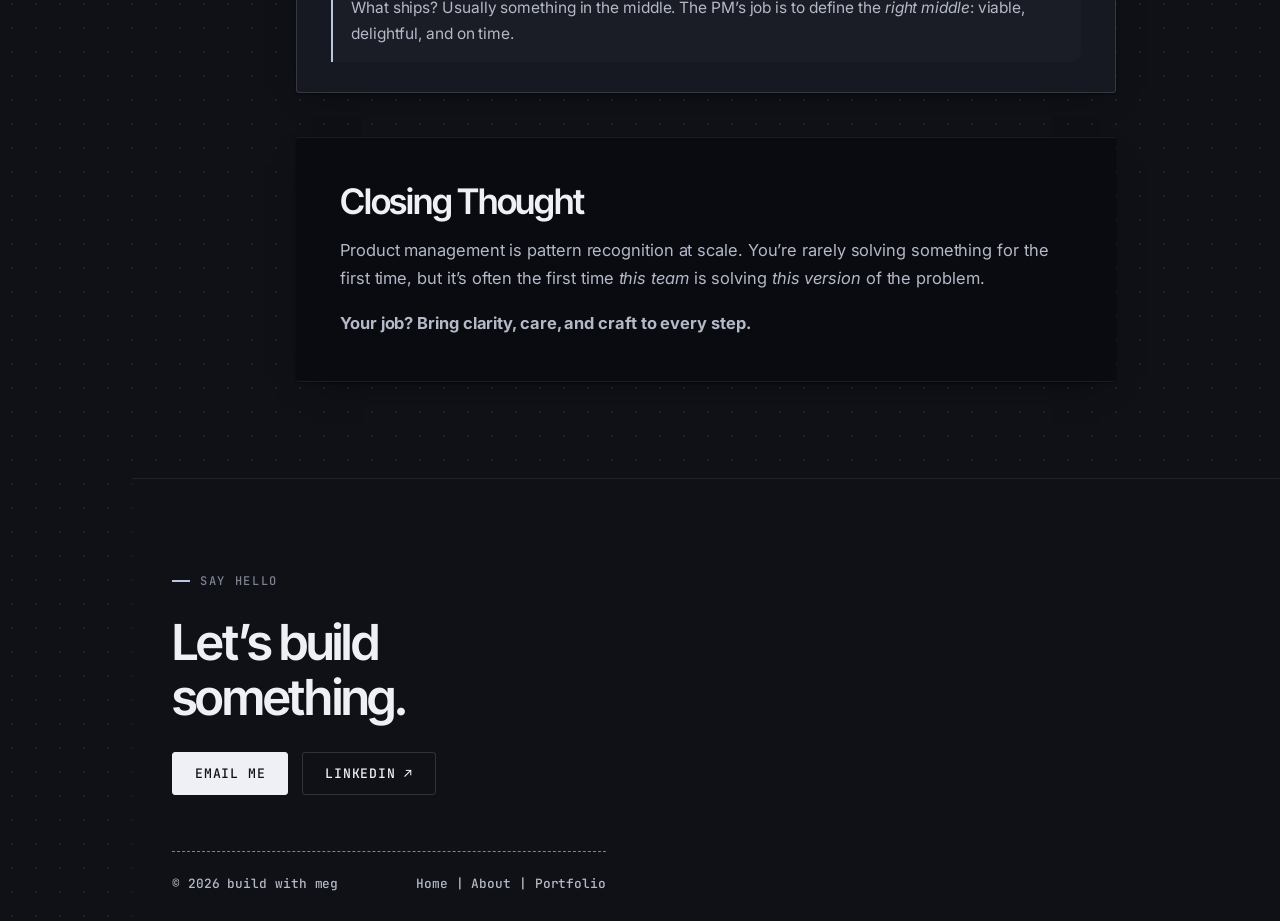
<file: blog/product-management-foundations/index.html>
<!doctype html>
<html lang="en">
<head>
<meta charset="utf-8">
<!-- Google tag (gtag.js) -->
<script>if (!/(^|\.)buildwithmeg\.com$/.test(location.hostname)) window['ga-disable-G-VCVZNZRRMF'] = true;</script>
<script async src="https://www.googletagmanager.com/gtag/js?id=G-VCVZNZRRMF"></script>
<script>
  window.dataLayer = window.dataLayer || [];
  function gtag(){dataLayer.push(arguments);}
  gtag('js', new Date());

  gtag('config', 'G-VCVZNZRRMF');
</script>
<meta name="viewport" content="width=device-width, initial-scale=1, viewport-fit=cover">
<title>Product Management Foundations: A Working List of Truths | Meg Ross</title>
<link rel="canonical" href="https://buildwithmeg.com/blog/product-management-foundations/">
<meta name="description" content="There are very few universal truths in product management. But not none. Ten of them, from years building, coaching, and shipping.">
<meta property="og:type" content="website">
<meta property="og:title" content="Product Management Foundations: A Working List of Truths | Build with Meg">
<meta property="og:description" content="There are very few universal truths in product management. But not none. Ten of them, from years building, coaching, and shipping.">
<meta property="og:url" content="https://buildwithmeg.com/blog/product-management-foundations/">
<meta property="og:image" content="https://buildwithmeg.com/assets/og-2.png">
<meta name="twitter:card" content="summary_large_image">
<link rel="apple-touch-icon" href="../../assets/apple-touch-icon.png">
<link rel="icon" href="../../assets/favicon.svg?v=1793998317" type="image/svg+xml">
<link rel="preconnect" href="https://fonts.googleapis.com">
<link rel="preconnect" href="https://fonts.gstatic.com" crossorigin>
<link href="https://fonts.googleapis.com/css2?family=Inter+Tight:wght@500;600&family=Inter:wght@400;500;600;700&family=JetBrains+Mono:wght@500&display=swap" rel="stylesheet">
<link rel="stylesheet" href="../../assets/style.css?v=1795032138">
<script src="../../assets/site.js?v=1795032138" defer></script>
</head>
<body class="dark">
<a class="skip" href="#main">Skip to content</a>

<header class="nav">
  <div class="wrap">
    <a class="logo" href="../../"><img src="../../assets/favicon.svg?v=1793998317" alt="" width="34" height="34"><span class="logo-text">build<b>with</b>meg</span></a>
    <nav aria-label="Main">
      <ul>
        <li><a class="link" href="../../ai/">AI</a></li>
        <li><a class="link" href="../../edtech/">EdTech</a></li>
        <li><a class="link" href="../../portfolio/">Portfolio</a></li>
        <li><a class="link" href="../../about/">About</a></li>
      </ul>
    </nav>
  </div>
</header>

<main id="main">
  <div class="page-head wrap post-head">
    <a class="back reveal" href="../">← All posts</a><br>
    <span class="label reveal">Blog | Feb 23, 2024</span>
    <h1 class="reveal d1" style="font-size:clamp(2.2rem,5.6vw,4.2rem)">Product Management Foundations: A Working List of <span class="hl">Truths</span></h1>
  </div>
  <article class="wrap post">
    <p class="post-intro reveal">There are very few universal truths in product management. But not <em>none</em>. Here’s a working list I’ve collected from years building, coaching, and shipping, across orgs big and small, with tooling ranging from IoT to GenAI.</p>
    <ol class="truths">
      <li class="truth reveal">
        <div class="truth-head"><span class="n">01</span><h2><span class="emo" aria-hidden="true">🧭</span>Customers Are the Center of the Universe</h2></div>
        <p>The better a product solves their problem(s), the more profitability opportunity there is. Full stop.</p>
      </li>
      <li class="truth reveal">
        <div class="truth-head"><span class="n">02</span><h2><span class="emo" aria-hidden="true">🪑</span>The Three-Legged Stool: Eng, Product, Design</h2></div>
        <p>These three functions must be in lockstep. They don’t always all sit at the table, but when one leg is missing, product quality wobbles.</p>
<p class="aside-note"><em>Reality check: I’ve shared designers more often than not. That doesn’t make them any less essential.</em></p>
      </li>
      <li class="truth reveal">
        <div class="truth-head"><span class="n">03</span><h2><span class="emo" aria-hidden="true">📊</span>Data Tells a Story. Anecdotes Give It Soul.</h2></div>
        <p>When the two align, you have conviction. When they don’t, dig deeper.</p>
      </li>
      <li class="truth reveal">
        <div class="truth-head"><span class="n">04</span><h2><span class="emo" aria-hidden="true">🧠</span>PMs Are Not ER Doctors</h2></div>
        <p>Nothing needs to be decided <strong>right now</strong>. Urgency ≠ panic.</p>
<p class="aside-note">Know thyself: I make the best decisions through dialogue (talking things out) or writing. I tap trusted advisors (Eng, Design, PMM) based on the nature of the decision.</p>
      </li>
      <li class="truth reveal">
        <div class="truth-head"><span class="n">05</span><h2><span class="emo" aria-hidden="true">❌</span>~15–20% of PM Time = Error Case Design</h2></div>
        <p>Error messages. Fallback states. Failure flows. Error UX is real product work. Build for it or your users pay the price.</p>
      </li>
      <li class="truth reveal">
        <div class="truth-head"><span class="n">06</span><h2><span class="emo" aria-hidden="true">🗺️</span>All Roadmap Items Serve One of Three Stakeholder Buckets</h2></div>
        <ul>
<li>Engineering: e.g. tech debt, refactors</li>
<li>Business: e.g. churn mitigation, monetization</li>
<li>Customer: e.g. UX wins, new features</li>
</ul>
<p>It’s our job to prioritize across these lenses, not serve any one stakeholder unilaterally.</p>
      </li>
      <li class="truth reveal">
        <div class="truth-head"><span class="n">07</span><h2><span class="emo" aria-hidden="true">🔄</span>A Roadmap Should Be Alive</h2></div>
        <p>Agile ≠ chaos. A quarterly roadmap should include top-line priorities <em>and</em> flex room. If it’s too rigid, it’s not Agile. If it changes every two weeks due to sales, it’s not strategy.</p>
      </li>
      <li class="truth reveal">
        <div class="truth-head"><span class="n">08</span><h2><span class="emo" aria-hidden="true">🍷</span>Drunk Driving Product Development (Avoid It)</h2></div>
        <p>You’ve seen it. Maybe you’re in it:</p>
<p class="aside-note">“This is the most important launch of the year!” (midway through dev) →<br>“Actually, <em>this</em> other thing is priority #1!”<br>“Quick, ship it. Done is better than right!”</p>
<p>Result: tech debt landmines, context loss, and exhausted teams.<br><strong>Great PMs defend clarity over chaos.</strong></p>
      </li>
      <li class="truth reveal">
        <div class="truth-head"><span class="n">09</span><h2><span class="emo" aria-hidden="true">🤝</span>Design and Eng Are Brilliant, But Speak Different Languages</h2></div>
        <p>If the customer problem is clear, you can solve it a few different ways.<br>PMs are there to <em>bridge</em>:</p>
<ul>
<li>Design’s ideal state</li>
<li>Eng’s feasibility</li>
<li>Customer’s real needs</li>
</ul>
<p>100% of the time, a brainstorm + whiteboard can sort it.</p>
      </li>
      <li class="truth reveal">
        <div class="truth-head"><span class="n">10</span><h2><span class="emo" aria-hidden="true">🚘</span>There’s a Porsche Carrera and a Geo Metro Version of Every Feature</h2></div>
        <p>Login. Error modals. Telemetry. You name it.</p>
<p class="aside-note">What ships? Usually something in the middle. The PM’s job is to define the <em>right middle</em>: viable, delightful, and on time.</p>
      </li>
    </ol>
    <section class="closing reveal" style="padding-block:clamp(26px,4vw,44px)">
      <h2>Closing Thought</h2>
      <p>Product management is pattern recognition at scale. You’re rarely solving something for the first time, but it’s often the first time <em>this team</em> is solving <em>this version</em> of the problem.</p>
      <p>Your job? Bring clarity, care, and craft to every step.</p>
    </section>
  </article>
</main>
<footer class="contact" id="contact">
  <div class="wrap">
    <span class="label">Say hello</span>
    <h2>Let’s <span class="hl">build</span> something.</h2>
    <div class="contact-links">
      <a class="btn email-link" href="#contact" data-u="mmross7" data-d="gmail.com">Email me</a>
      <a class="btn pinkb" href="https://www.linkedin.com/in/megross2" target="_blank" rel="noopener">LinkedIn ↗</a>
    </div>
    <div class="base">
      <span>© <span id="yr">2026</span> build with meg</span>
      <span><a href="../../">Home</a> | <a href="../../about/">About</a> | <a href="../../portfolio/">Portfolio</a></span>
    </div>
  </div>
</footer>
</body>
</html>
</file>
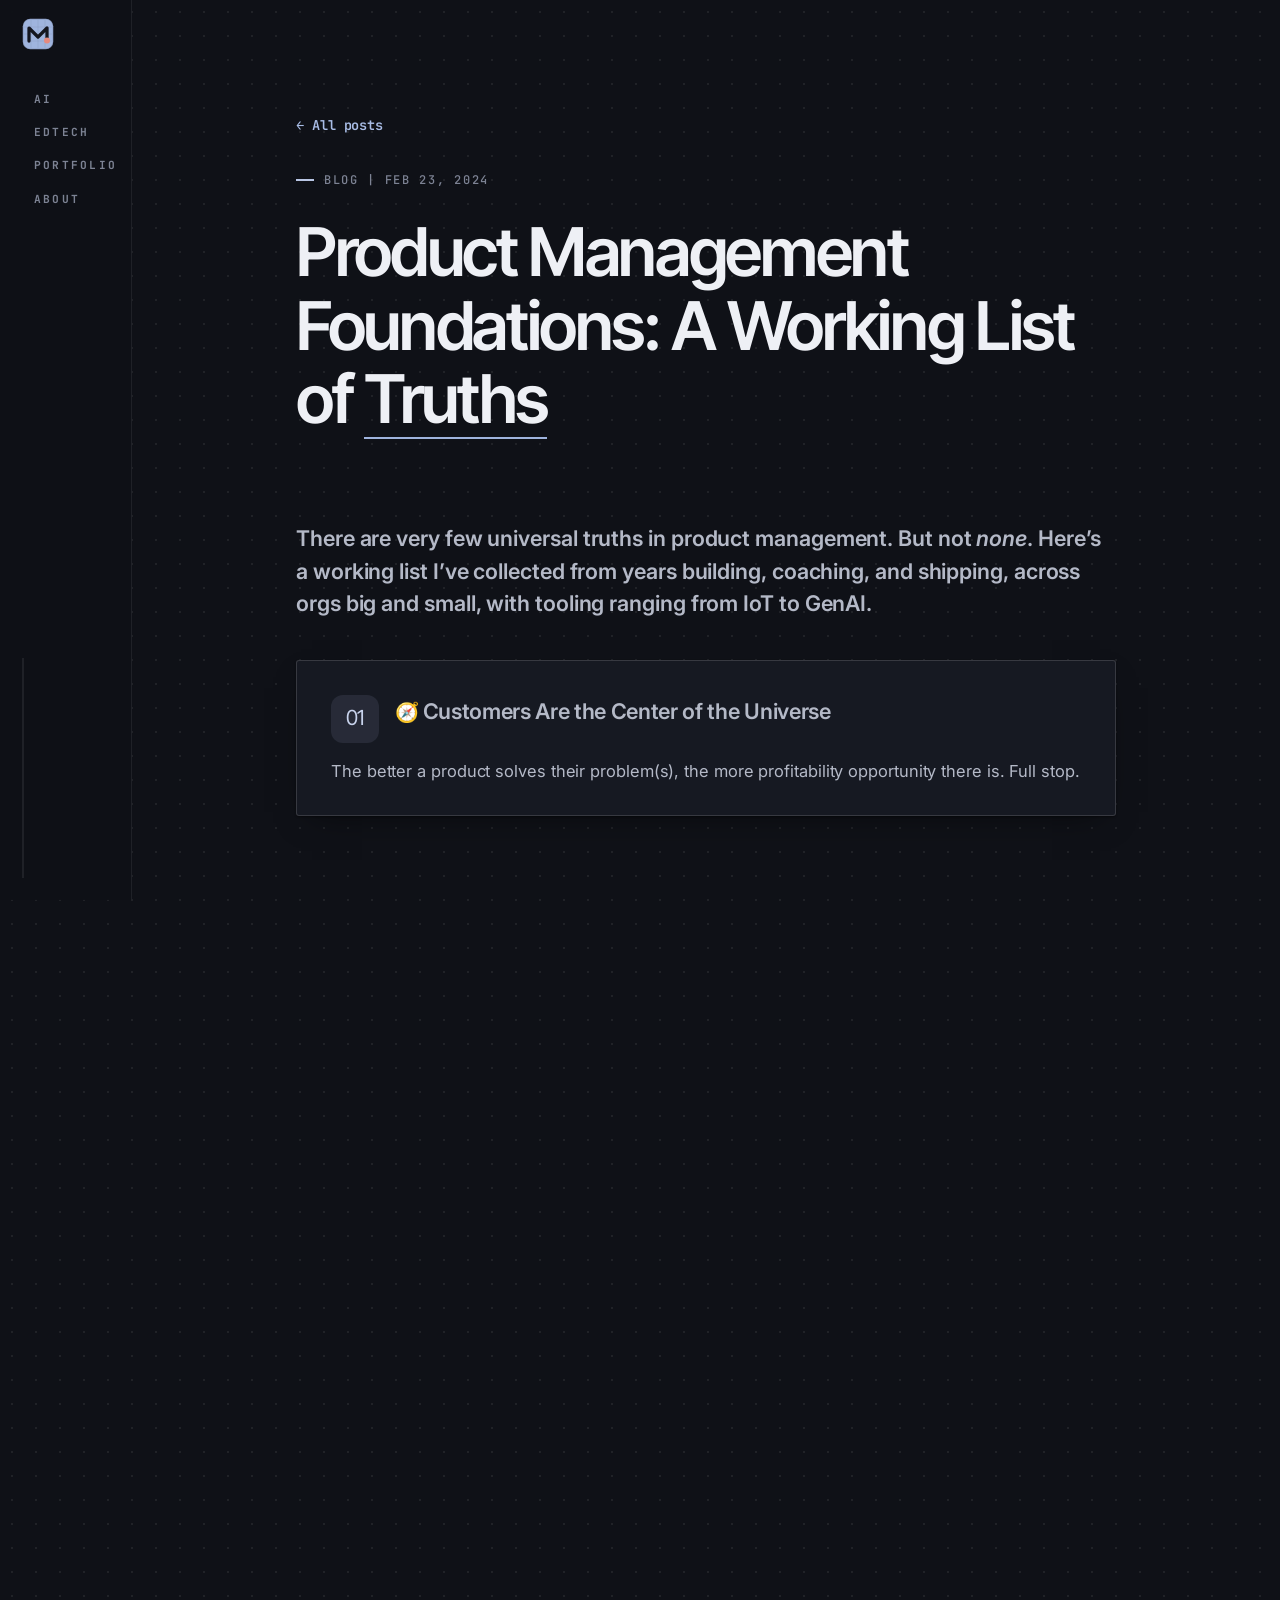
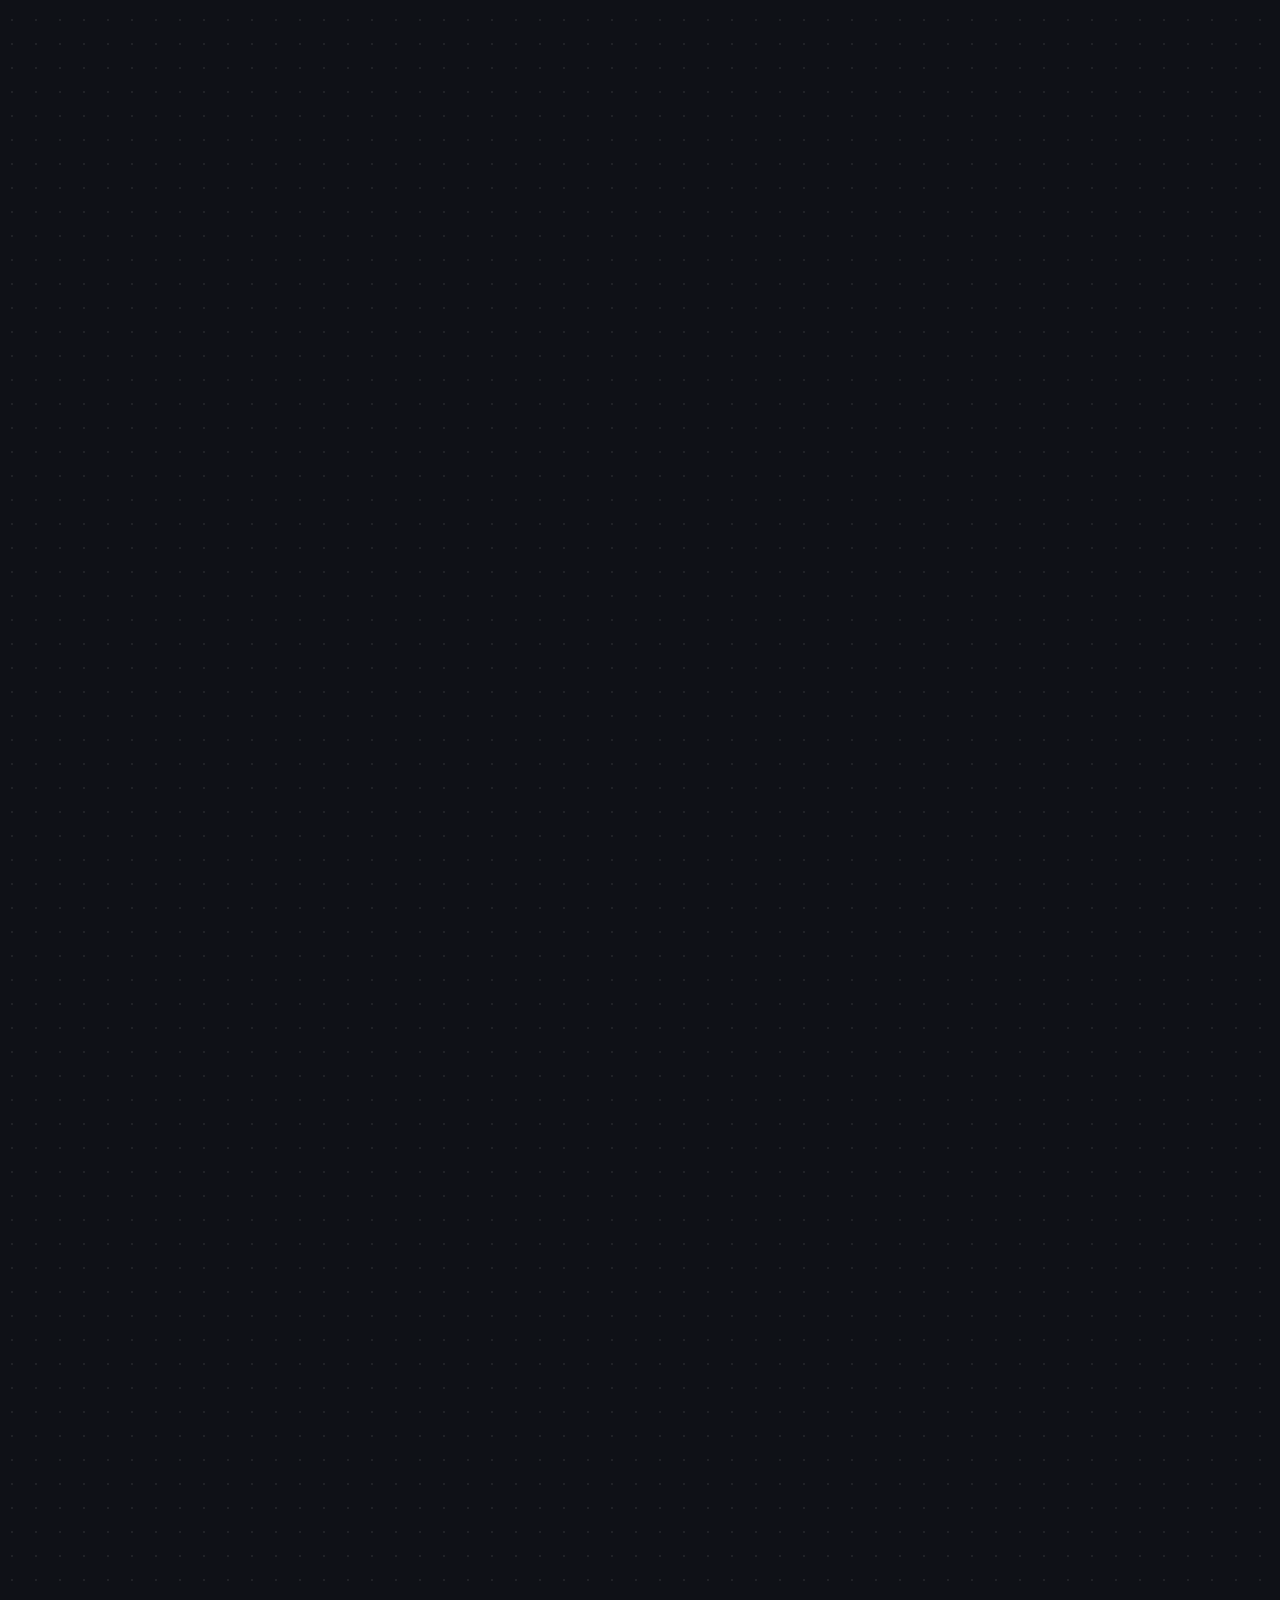
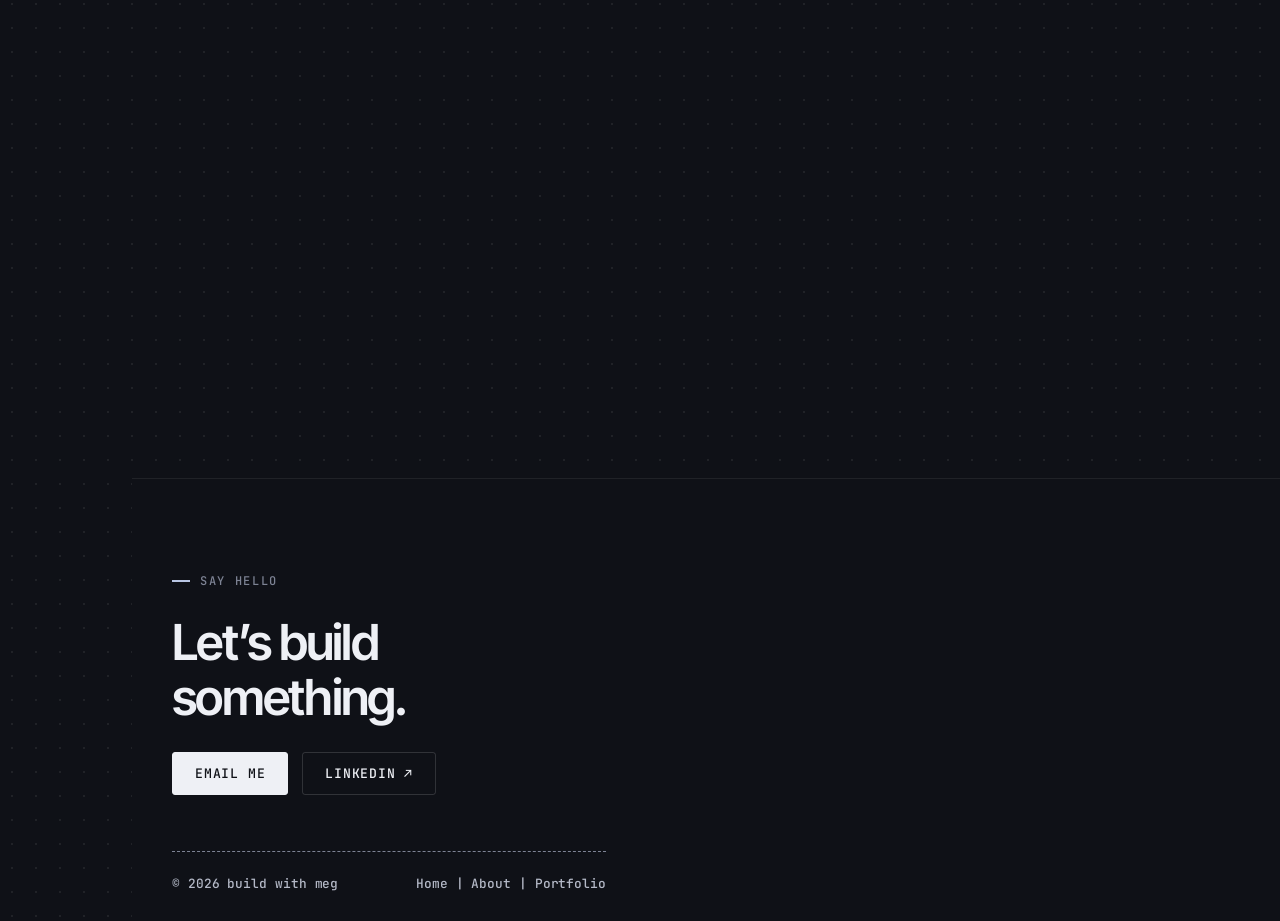
<file: 2024/02/23/hello-world/index.html>
<!doctype html>
<html lang="en"><head><meta charset="utf-8"><title>Moved | Build with Meg</title>
<meta http-equiv="refresh" content="0; url=/blog/product-management-foundations/">
<link rel="canonical" href="https://buildwithmeg.com/blog/product-management-foundations/">
</head><body><p>This post moved to <a href="/blog/product-management-foundations/">/blog/product-management-foundations/</a>.</p></body></html>
</file>
<file: assets/style.css>
/* ---------- tokens ---------- */
:root {
  --paper: #fbfcff;
  --grid-minor: rgba(43, 76, 255, 0.07);
  --grid-major: rgba(43, 76, 255, 0.14);
  --ink: #11131f;
  --ink-2: #474b5e;
  --ink-3: #7a7f94;
  --cobalt: #2b4cff;
  --pink: #ff4fa3;
  --sun: #ffd23f;
  --sun-soft: #fff1b0;
  --navy: #141a6b;
  --line: #11131f;
  --radius: 14px;
  --shadow: 6px 6px 0 var(--ink);
  --display: "Bricolage Grotesque", "Helvetica Neue", Arial, sans-serif;
  --body: "DM Sans", "Helvetica Neue", Arial, sans-serif;
  --mono: "JetBrains Mono", ui-monospace, SFMono-Regular, Menlo, monospace;
  --gutter: clamp(16px, 4vw, 40px);
  --max: 1160px;
}

*,
*::before,
*::after { box-sizing: border-box; }

html { scroll-behavior: smooth; }

body {
  margin: 0;
  color: var(--ink);
  font: 400 17px/1.65 var(--body);
  background-color: var(--paper);
  background-image:
    linear-gradient(var(--grid-major) 1px, transparent 1px),
    linear-gradient(90deg, var(--grid-major) 1px, transparent 1px),
    linear-gradient(var(--grid-minor) 1px, transparent 1px),
    linear-gradient(90deg, var(--grid-minor) 1px, transparent 1px);
  background-size: 120px 120px, 120px 120px, 24px 24px, 24px 24px;
  background-position: -1px -1px;
  -webkit-font-smoothing: antialiased;
  overflow-x: hidden;
}

img { max-width: 100%; height: auto; display: block; }
a { color: inherit; }
::selection { background: var(--sun); color: var(--ink); }

.wrap {
  max-width: var(--max);
  margin: 0 auto;
  padding-inline: var(--gutter);
}

.skip {
  position: absolute; left: -999px; top: 8px;
  background: var(--ink); color: #fff; padding: 8px 14px; border-radius: 8px; z-index: 100;
}
.skip:focus { left: 8px; }

:focus-visible { outline: 3px solid var(--cobalt); outline-offset: 3px; border-radius: 4px; }

/* ---------- type ---------- */
h1, h2, h3 {
  font-family: var(--display);
  font-weight: 800;
  line-height: 1.02;
  letter-spacing: -0.025em;
  margin: 0;
}
h1 { font-size: clamp(2.6rem, 7.2vw, 5.6rem); }
h2 { font-size: clamp(2rem, 4.6vw, 3.4rem); }
h3 { font-size: 1.35rem; letter-spacing: -0.01em; line-height: 1.15; }
p { margin: 0 0 1em; }

.label {
  font: 500 0.75rem/1 var(--mono);
  text-transform: uppercase;
  letter-spacing: 0.12em;
  color: var(--cobalt);
  display: inline-flex;
  align-items: center;
  gap: 10px;
}
.label::before {
  content: "";
  width: 22px; height: 2px; background: currentColor;
}

.lede { font-size: clamp(1.1rem, 1.8vw, 1.3rem); color: var(--ink-2); max-width: 40ch; }

/* highlighter swipe */
.hl {
  position: relative;
  white-space: nowrap;
  z-index: 0;
}
.hl::after {
  content: "";
  position: absolute;
  left: -0.08em; right: -0.08em;
  bottom: 0.06em; height: 0.42em;
  background: var(--sun);
  z-index: -1;
  border-radius: 3px;
  transform: skew(-8deg) scaleX(var(--hl, 1));
  transform-origin: left;
}
.hl.pink::after { background: var(--pink); opacity: 0.55; }
.hl.blue { color: var(--cobalt); }
.hl.blue::after { background: rgba(43, 76, 255, 0.16); }

/* ---------- nav ---------- */
.nav {
  position: sticky;
  top: env(safe-area-inset-top, 0px);
  z-index: 50;
  backdrop-filter: blur(8px);
  background: rgba(251, 252, 255, 0.82);
  border-bottom: 1.5px solid var(--line);
}
.nav .wrap {
  display: flex; align-items: center; justify-content: space-between;
  gap: 16px; height: 64px;
}
.logo {
  font: 800 1.15rem/1 var(--display);
  text-decoration: none;
  letter-spacing: -0.02em;
  display: inline-flex; align-items: center; gap: 2px;
}
.logo b { color: var(--cobalt); }
.logo .caret {
  width: 0.55em; height: 1.05em; background: var(--pink);
  margin-left: 3px; display: inline-block;
  animation: blink 1.1s steps(1) infinite;
}
@keyframes blink { 50% { opacity: 0; } }

.nav ul { list-style: none; margin: 0; padding: 0; display: flex; gap: 4px; }
.nav a.link {
  font: 500 0.85rem/1 var(--mono);
  text-decoration: none;
  padding: 10px 14px;
  border-radius: 999px;
  border: 1.5px solid transparent;
  transition: border-color .2s, background .2s;
}
.nav a.link:hover { border-color: var(--ink); }
.nav a.link[aria-current="page"] { background: var(--ink); color: #fff; }

/* ---------- buttons ---------- */
.btn {
  display: inline-flex; align-items: center; gap: 10px;
  font: 600 1rem/1 var(--body);
  text-decoration: none;
  padding: 15px 22px;
  border: 2px solid var(--ink);
  border-radius: 999px;
  background: var(--cobalt);
  color: #fff;
  box-shadow: 4px 4px 0 var(--ink);
  transition: transform .18s ease, box-shadow .18s ease;
}
.btn:hover { transform: translate(-2px, -2px); box-shadow: 6px 6px 0 var(--ink); }
.btn:active { transform: translate(2px, 2px); box-shadow: 1px 1px 0 var(--ink); }
.btn.ghost { background: #fff; color: var(--ink); }
.btn .arr { transition: transform .2s; }
.btn:hover .arr { transform: translateX(4px); }

/* ---------- sections ---------- */
section { padding-block: clamp(64px, 10vw, 120px); }
.section-head { margin-bottom: clamp(32px, 5vw, 56px); display: grid; gap: 18px; }
.section-head p { max-width: 58ch; color: var(--ink-2); margin: 0; }

/* ---------- hero ---------- */
.hero { padding-block: clamp(48px, 8vw, 96px) clamp(56px, 8vw, 100px); }
.hero .wrap {
  display: grid;
  grid-template-columns: 1.35fr 1fr;
  gap: clamp(32px, 5vw, 72px);
  align-items: center;
}
.hero h1 { margin: 22px 0 26px; }
.hero h1 .w { display: inline-block; }
.hero .ctas { display: flex; flex-wrap: wrap; gap: 14px; margin-top: 30px; }

.polaroid-zone { position: relative; justify-self: center; width: min(100%, 380px); }
.polaroid {
  background: #fff;
  border: 2px solid var(--ink);
  padding: 14px 14px 18px;
  box-shadow: var(--shadow);
  transform: rotate(3deg);
  position: relative;
}
.polaroid img { aspect-ratio: 4 / 5; object-fit: cover; width: 100%; border: 1.5px solid var(--ink); }
.polaroid figcaption {
  font: 500 0.78rem/1.3 var(--mono);
  color: var(--ink-2);
  margin-top: 12px;
  text-align: center;
}
.tape {
  position: absolute; width: 110px; height: 30px;
  background: rgba(255, 210, 63, 0.78);
  top: -14px; left: 50%;
  transform: translateX(-50%) rotate(-4deg);
  border-left: 2px dashed rgba(0,0,0,.08);
  border-right: 2px dashed rgba(0,0,0,.08);
}
.sticker {
  position: absolute;
  right: -18px; bottom: 64px;
  width: 104px; height: 104px;
  border-radius: 50%;
  background: var(--pink);
  border: 2px solid var(--ink);
  color: #fff;
  display: grid; place-items: center; text-align: center;
  font: 800 0.95rem/1.05 var(--display);
  transform: rotate(-12deg);
  box-shadow: 3px 3px 0 var(--ink);
}
.scribble {
  position: absolute; left: -96px; top: 34%;
  width: 110px; color: var(--cobalt);
}
.scribble-note {
  position: absolute; left: -150px; top: calc(34% - 38px);
  font: 500 0.75rem/1.25 var(--mono);
  color: var(--cobalt);
  transform: rotate(-6deg);
  width: 120px;
}

/* ---------- marquee ---------- */
.ticker {
  border-block: 2px solid var(--ink);
  background: var(--ink);
  color: #fff;
  overflow: hidden;
  padding-block: 14px;
}
.ticker-track {
  display: flex; gap: 40px; width: max-content;
  animation: tick 48s linear infinite;
  font: 600 1.05rem/1 var(--display);
  letter-spacing: -0.01em;
}
.ticker-track span { display: inline-flex; align-items: center; gap: 40px; white-space: nowrap; }
.ticker-track span::after { content: "✦"; color: var(--sun); }
.ticker:hover .ticker-track { animation-play-state: paused; }
@keyframes tick { to { transform: translateX(-50%); } }

/* ---------- quote ---------- */
.quote-card {
  position: relative;
  background: var(--sun-soft);
  border: 2px solid var(--ink);
  border-radius: 4px;
  box-shadow: var(--shadow);
  padding: clamp(28px, 5vw, 56px);
  max-width: 900px;
  margin: 0 auto;
  transform: rotate(-0.8deg);
}
.quote-card blockquote {
  margin: 0;
  font: 700 clamp(1.35rem, 2.8vw, 2rem)/1.25 var(--display);
  letter-spacing: -0.015em;
}
.quote-card .mark {
  position: absolute; top: -34px; left: 28px;
  font: 800 6rem/1 var(--display); color: var(--cobalt);
}
.quote-card cite {
  display: block; margin-top: 24px; font-style: normal;
  font: 500 0.85rem/1.5 var(--mono); color: var(--ink-2);
}
.quote-card cite strong { color: var(--ink); font-family: var(--body); font-size: 1rem; }
.quote-intro { text-align: center; color: var(--ink-2); max-width: 54ch; margin: 0 auto 48px; font-size: 1.1rem; }

/* ---------- skills grid ---------- */
.grid-6 {
  display: grid;
  grid-template-columns: repeat(3, 1fr);
  border: 2px solid var(--ink);
  border-radius: var(--radius);
  overflow: hidden;
  background: #fff;
  box-shadow: var(--shadow);
}
.cell {
  padding: 30px 28px 34px;
  border-right: 1.5px solid var(--ink);
  border-bottom: 1.5px solid var(--ink);
  position: relative;
  transition: background .25s;
}
.cell:nth-child(3n) { border-right: 0; }
.cell:nth-last-child(-n+3) { border-bottom: 0; }
.cell:hover { background: var(--sun-soft); }
.cell .num { font: 500 0.75rem/1 var(--mono); color: var(--ink-3); }
.cell .ico {
  width: 44px; height: 44px; border-radius: 10px;
  border: 2px solid var(--ink);
  display: grid; place-items: center;
  margin: 18px 0 18px;
  transition: transform .3s cubic-bezier(.3,1.6,.5,1);
}
.cell:hover .ico { transform: rotate(-8deg) scale(1.08); }
.cell:nth-child(1) .ico { background: var(--sun); }
.cell:nth-child(2) .ico { background: var(--pink); }
.cell:nth-child(3) .ico { background: #9fb3ff; }
.cell:nth-child(4) .ico { background: var(--pink); }
.cell:nth-child(5) .ico { background: #9fb3ff; }
.cell:nth-child(6) .ico { background: var(--sun); }
.cell h3 { margin-bottom: 10px; }
.cell p { margin: 0; color: var(--ink-2); font-size: 0.98rem; }

/* ---------- wins ---------- */
.split { display: grid; grid-template-columns: 1fr 1.15fr; gap: clamp(32px, 6vw, 80px); align-items: start; }
.chips { display: flex; flex-wrap: wrap; gap: 8px; margin-top: 26px; }
.chip {
  font: 500 0.8rem/1 var(--mono);
  padding: 9px 12px;
  border: 1.5px solid var(--ink);
  border-radius: 999px;
  background: #fff;
}
.lp {
  margin-top: 36px;
  border: 2px dashed var(--cobalt);
  border-radius: var(--radius);
  padding: 22px 24px;
  background: rgba(255,255,255,.7);
}
.lp h3 { font-size: 1.1rem; margin-bottom: 4px; }
.lp p { color: var(--ink-2); font-size: 0.95rem; margin-bottom: 14px; }
.lp ul { list-style: none; margin: 0; padding: 0; display: grid; gap: 8px; }
.lp li { display: flex; align-items: center; gap: 10px; font-weight: 600; }
.lp li::before {
  content: "★"; color: var(--ink); background: var(--sun);
  width: 26px; height: 26px; border-radius: 50%; border: 1.5px solid var(--ink);
  display: grid; place-items: center; font-size: 0.8rem;
}

.wins { display: grid; gap: 18px; }
.win {
  display: grid;
  grid-template-columns: auto 1fr;
  gap: 24px;
  align-items: center;
  background: #fff;
  border: 2px solid var(--ink);
  border-radius: var(--radius);
  padding: 22px 26px;
  box-shadow: 4px 4px 0 var(--ink);
  transition: transform .2s, box-shadow .2s;
}
.win:hover { transform: translate(-3px, -3px); box-shadow: 7px 7px 0 var(--ink); }
.win .big {
  font: 800 clamp(2.6rem, 5vw, 3.6rem)/1 var(--display);
  letter-spacing: -0.04em;
  min-width: 3.2ch;
}
.win:nth-child(1) .big { color: var(--cobalt); }
.win:nth-child(2) .big { color: var(--pink); }
.win:nth-child(3) .big { color: var(--navy); }
.win p { margin: 0; color: var(--ink-2); }
.win p strong { color: var(--ink); display: block; font-size: 1.05rem; margin-bottom: 2px; }

/* ---------- CTA band ---------- */
.band {
  background: var(--cobalt);
  color: #fff;
  border-block: 2px solid var(--ink);
  position: relative;
  overflow: hidden;
}
.band::before {
  content: ""; position: absolute; inset: 0;
  background-image:
    linear-gradient(rgba(255,255,255,.12) 1px, transparent 1px),
    linear-gradient(90deg, rgba(255,255,255,.12) 1px, transparent 1px);
  background-size: 24px 24px;
  pointer-events: none;
}
.band .wrap { position: relative; display: grid; grid-template-columns: 1fr auto; gap: 32px; align-items: end; }
.band h2 { max-width: 16ch; }
.band .label { color: var(--sun); }
.band .ctas { display: flex; flex-wrap: wrap; gap: 14px; }
.band .btn { background: var(--sun); color: var(--ink); }
.band .btn.ghost { background: #fff; }

/* ---------- footer ---------- */
footer {
  padding-block: 40px;
  font: 500 0.8rem/1.5 var(--mono);
  color: var(--ink-2);
}
footer .wrap { display: flex; flex-wrap: wrap; justify-content: space-between; gap: 16px; }
footer a { text-decoration: none; }
footer a:hover { color: var(--cobalt); }

/* ---------- page header (inner pages) ---------- */
.page-head { padding-block: clamp(56px, 9vw, 110px) clamp(32px, 5vw, 56px); }
.page-head h1 { margin: 20px 0 22px; }

/* ---------- about: timeline ---------- */
.story { display: grid; grid-template-columns: 220px 1fr; gap: clamp(28px, 5vw, 64px); padding-bottom: 96px; }
.toc { position: sticky; top: calc(env(safe-area-inset-top, 0px) + 96px); align-self: start; }
.toc ol { list-style: none; margin: 16px 0 0; padding: 0; display: grid; gap: 2px; counter-reset: c; }
.toc a {
  counter-increment: c;
  display: flex; gap: 10px; align-items: baseline;
  text-decoration: none;
  font: 500 0.85rem/1.3 var(--body);
  color: var(--ink-2);
  padding: 8px 10px;
  border-radius: 8px;
  border-left: 3px solid transparent;
  transition: background .2s, color .2s, border-color .2s;
}
.toc a::before { content: counter(c, decimal-leading-zero); font: 500 0.7rem/1 var(--mono); color: var(--ink-3); }
.toc a:hover { color: var(--ink); background: rgba(43,76,255,.06); }
.toc a.on { color: var(--ink); background: #fff; border-left-color: var(--pink); font-weight: 700; }

.chapters { display: grid; gap: 28px; min-width: 0; }
.chapter {
  background: #fff;
  border: 2px solid var(--ink);
  border-radius: var(--radius);
  padding: clamp(24px, 4vw, 48px);
  box-shadow: var(--shadow);
  scroll-margin-top: 96px;
  position: relative;
}
.chapter-tag {
  display: flex; flex-wrap: wrap; gap: 10px; align-items: center;
  margin-bottom: 14px;
}
.chapter-tag .where {
  font: 500 0.72rem/1 var(--mono); text-transform: uppercase; letter-spacing: .1em;
  padding: 7px 10px; border-radius: 999px; border: 1.5px solid var(--ink);
}
.chapter:nth-child(4n+1) .where { background: var(--sun); }
.chapter:nth-child(4n+2) .where { background: var(--pink); color: #fff; }
.chapter:nth-child(4n+3) .where { background: #9fb3ff; }
.chapter:nth-child(4n+4) .where { background: var(--sun-soft); }
.chapter h2 { font-size: clamp(1.8rem, 3.6vw, 2.6rem); margin-bottom: 22px; }
.chapter p, .chapter li { color: #2a2d3c; }
.chapter ul { padding-left: 1.2em; margin: 0 0 1em; display: grid; gap: 10px; }
.chapter li::marker { color: var(--pink); }
.chapter .pull {
  margin: 28px 0;
  padding: 18px 22px;
  border-left: 5px solid var(--cobalt);
  background: rgba(43,76,255,.06);
  font: 700 1.2rem/1.35 var(--display);
  color: var(--ink);
  border-radius: 0 10px 10px 0;
}
.chapter figure { margin: 30px 0 4px; }
.chapter figure img { border: 2px solid var(--ink); border-radius: 10px; }
.chapter figcaption { font: 500 0.75rem/1.4 var(--mono); color: var(--ink-3); margin-top: 10px; }
.outro {
  text-align: center;
  font: 800 clamp(1.6rem, 3.4vw, 2.4rem)/1.15 var(--display);
  padding: 40px 0 0;
  letter-spacing: -0.02em;
}

/* ---------- portfolio ---------- */
.projects { display: grid; gap: clamp(28px, 4vw, 44px); padding-bottom: 110px; }
.project {
  display: grid;
  grid-template-columns: 1.05fr 1fr;
  background: #fff;
  border: 2px solid var(--ink);
  border-radius: var(--radius);
  box-shadow: var(--shadow);
  overflow: hidden;
  transition: transform .25s, box-shadow .25s;
}
.project:hover { transform: translate(-3px, -3px); box-shadow: 10px 10px 0 var(--ink); }
.project:nth-child(even) { grid-template-columns: 1fr 1.05fr; }
.project:nth-child(even) .shots { order: 2; border-right: 0; border-left: 2px solid var(--ink); }
.shots {
  position: relative;
  border-right: 2px solid var(--ink);
  min-height: 300px;
  display: grid;
  place-items: center;
  padding: clamp(20px, 3vw, 36px);
  overflow: hidden;
}
.project:nth-child(6n+1) .shots { background: var(--sun); }
.project:nth-child(6n+2) .shots { background: #ffd0e6; }
.project:nth-child(6n+3) .shots { background: #c9d4ff; }
.project:nth-child(6n+4) .shots { background: var(--sun-soft); }
.project:nth-child(6n+5) .shots { background: #bfe8ff; }
.project:nth-child(6n+6) .shots { background: #ffe0c2; }
.shots img {
  border: 2px solid var(--ink);
  border-radius: 8px;
  box-shadow: 4px 4px 0 var(--ink);
  background: #fff;
  transition: transform .4s cubic-bezier(.2,.8,.2,1);
}
.project:hover .shots img:first-child { transform: rotate(-1.5deg) scale(1.02); }
.shots.two { grid-template-columns: 1fr; }
.shots.two img:nth-child(2) {
  position: absolute; width: 46%; right: 6%; bottom: 8%;
  transform: rotate(4deg);
}
.project:hover .shots.two img:nth-child(2) { transform: rotate(7deg) translateY(-6px); }
.shots.two img:first-child { width: 86%; margin: -12% 0 0 -8%; }
.shots.tall img { max-height: 340px; width: auto; }

.project .body { padding: clamp(24px, 4vw, 44px); display: flex; flex-direction: column; gap: 14px; }
.project .meta { display: flex; flex-wrap: wrap; gap: 8px; }
.project .meta span {
  font: 500 0.72rem/1 var(--mono); letter-spacing: .06em; text-transform: uppercase;
  padding: 7px 10px; border: 1.5px solid var(--ink); border-radius: 999px;
}
.project .meta .yr { background: var(--ink); color: #fff; }
.project h2 { font-size: clamp(1.7rem, 3vw, 2.3rem); }
.project .stat {
  font: 800 1.25rem/1.25 var(--display);
  letter-spacing: -0.01em;
}
.project .stat mark { background: var(--sun); padding: 0 .2em; border-radius: 3px; }
.project p { color: var(--ink-2); margin: 0; }
.project .visit {
  margin-top: auto; padding-top: 8px;
  font: 600 0.85rem/1 var(--mono);
  text-decoration: none;
  display: inline-flex; gap: 8px; align-items: center;
  color: var(--cobalt);
}
.project .visit:hover { text-decoration: underline; text-underline-offset: 4px; }
.index-no {
  position: absolute; top: 14px; left: 16px;
  font: 600 0.72rem/1 var(--mono);
  background: #fff; border: 1.5px solid var(--ink); border-radius: 6px; padding: 6px 8px;
  z-index: 2;
}

/* ---------- motion ---------- */
.reveal { opacity: 0; transform: translateY(26px); transition: opacity .7s ease, transform .7s cubic-bezier(.2,.8,.2,1); }
.reveal.in { opacity: 1; transform: none; }
.reveal.d1 { transition-delay: .08s; }
.reveal.d2 { transition-delay: .16s; }
.reveal.d3 { transition-delay: .24s; }

.js .hero h1 .w { opacity: 0; transform: translateY(0.5em) rotate(2deg); }
.hero.go h1 .w { animation: rise .7s cubic-bezier(.2,.8,.2,1) forwards; animation-delay: calc(var(--i) * 70ms + 100ms); }
@keyframes rise { to { opacity: 1; transform: none; } }

.js .hero .hl { --hl: 0; }
.hero.go .hl::after { animation: swipe .6s cubic-bezier(.6,0,.2,1) forwards; animation-delay: var(--d, 900ms); }
@keyframes swipe { from { transform: skew(-8deg) scaleX(0); } to { transform: skew(-8deg) scaleX(1); } }

.draw path { stroke-dasharray: 300; stroke-dashoffset: 300; }
.hero.go .draw path { animation: draw 1s ease forwards 1.5s; }
@keyframes draw { to { stroke-dashoffset: 0; } }

.js .polaroid-zone { opacity: 0; transform: translateY(20px) rotate(-3deg); transition: all .9s cubic-bezier(.2,.8,.2,1) .35s; }
.hero.go .polaroid-zone { opacity: 1; transform: none; }

.hero.go .sticker { animation: pop .6s cubic-bezier(.3,1.7,.5,1) 1.3s both; }
@keyframes pop { from { transform: rotate(-60deg) scale(0); } to { transform: rotate(-12deg) scale(1); } }

@media (prefers-reduced-motion: reduce) {
  *, *::before, *::after { animation: none !important; transition: none !important; }
  .reveal, .js .hero h1 .w, .js .polaroid-zone { opacity: 1 !important; transform: none !important; }
  .js .hero .hl { --hl: 1; }
  .draw path { stroke-dashoffset: 0; }
  .ticker-track { transform: none; }
}

/* ---------- responsive ---------- */
@media (max-width: 960px) {
  .scribble, .scribble-note { display: none; }
  .grid-6 { grid-template-columns: repeat(2, 1fr); }
  .cell:nth-child(3n) { border-right: 1.5px solid var(--ink); }
  .cell:nth-child(2n) { border-right: 0; }
  .cell:nth-last-child(-n+3) { border-bottom: 1.5px solid var(--ink); }
  .cell:nth-last-child(-n+2) { border-bottom: 0; }
  .split { grid-template-columns: 1fr; }
  .story { grid-template-columns: 1fr; }
  .toc { display: none; }
  .project, .project:nth-child(even) { grid-template-columns: 1fr; }
  .shots, .project:nth-child(even) .shots { order: 0; border-right: 0; border-left: 0; border-bottom: 2px solid var(--ink); }
}
@media (max-width: 760px) {
  .hero .wrap { grid-template-columns: 1fr; }
  .polaroid-zone { width: min(78%, 320px); margin-top: 12px; }
  .sticker { width: 84px; height: 84px; font-size: .8rem; right: -14px; }
  .band .wrap { grid-template-columns: 1fr; }
}
@media (max-width: 560px) {
  body { font-size: 16px; }
  .grid-6 { grid-template-columns: 1fr; }
  .cell, .cell:nth-child(n) { border-right: 0; border-bottom: 1.5px solid var(--ink); }
  .cell:last-child { border-bottom: 0; }
  .win { grid-template-columns: 1fr; gap: 8px; }
  .nav a.link { padding: 9px 10px; }
  .logo { font-size: 1rem; }
  .hl { white-space: normal; }
}

/* ---------- contact footer ---------- */
.contact {
  border-top: 2px solid var(--ink);
  background: #fff;
  padding-block: clamp(56px, 8vw, 96px) 28px;
}
.contact .wrap { display: grid; gap: 28px; }
.contact h2 { max-width: 14ch; }
.contact-links { display: flex; flex-wrap: wrap; gap: 14px; }
.contact-links .btn { font-family: var(--mono); font-size: .9rem; font-weight: 600; }
.contact-links .btn.pinkb { background: var(--pink); }
.contact .base {
  display: flex; flex-wrap: wrap; justify-content: space-between; gap: 12px;
  margin-top: 28px; padding-top: 22px; border-top: 1.5px dashed var(--ink-3);
  font: 500 .8rem/1.5 var(--mono); color: var(--ink-2);
}
.contact .base a { text-decoration: none; }
.contact .base a:hover { color: var(--cobalt); }

/* ---------- blog ---------- */
.post-card {
  display: grid; gap: 14px;
  background: #fff;
  border: 2px solid var(--ink);
  border-radius: var(--radius);
  box-shadow: var(--shadow);
  padding: clamp(24px, 4vw, 40px);
  text-decoration: none;
  max-width: 820px;
  transition: transform .2s, box-shadow .2s;
}
.post-card:hover { transform: translate(-3px, -3px); box-shadow: 10px 10px 0 var(--ink); }
.post-card h2, .post-card h3 { font-size: clamp(1.6rem, 3.4vw, 2.3rem); }
.post-card p { color: var(--ink-2); margin: 0; }
.post-card .more { font: 600 .85rem/1 var(--mono); color: var(--cobalt); }
.post-date { font: 500 .78rem/1 var(--mono); color: var(--ink-3); }

.post { max-width: 820px; padding-bottom: 96px; }
.post-intro {
  font: 600 clamp(1.15rem, 2vw, 1.35rem)/1.5 var(--body);
  color: var(--ink);
  margin-bottom: 40px;
}
.truths { list-style: none; margin: 0; padding: 0; display: grid; gap: 22px; }
.truth {
  position: relative;
  background: #fff;
  border: 2px solid var(--ink);
  border-radius: var(--radius);
  box-shadow: 5px 5px 0 var(--ink);
  padding: clamp(22px, 3.5vw, 34px) clamp(22px, 3.5vw, 34px) clamp(22px, 3.5vw, 30px);
}
.truth-head { display: flex; gap: 16px; align-items: flex-start; margin-bottom: 14px; }
.truth .n {
  flex: none;
  width: 48px; height: 48px; border-radius: 12px;
  border: 2px solid var(--ink);
  display: grid; place-items: center;
  font: 800 1.15rem/1 var(--display);
}
.truth:nth-child(3n+1) .n { background: var(--sun); }
.truth:nth-child(3n+2) .n { background: var(--pink); color: #fff; }
.truth:nth-child(3n+3) .n { background: #9fb3ff; }
.truth h2 { font-size: clamp(1.3rem, 2.4vw, 1.65rem); line-height: 1.15; padding-top: 4px; }
.truth h2 .emo { font-size: .9em; margin-right: .2em; }
.truth p, .truth li { color: #2a2d3c; }
.truth p:last-child { margin-bottom: 0; }
.truth ul { margin: 0 0 1em; padding-left: 1.2em; display: grid; gap: 6px; }
.truth li::marker { color: var(--pink); }
.aside-note {
  margin: 16px 0 0;
  padding: 14px 18px;
  background: var(--sun-soft);
  border: 1.5px dashed var(--ink);
  border-radius: 10px;
  font-size: .97rem;
}
.aside-note:not(:last-child) { margin-bottom: 1em; }
.closing {
  margin-top: 44px;
  background: var(--ink); color: #fff;
  border-radius: var(--radius);
  padding: clamp(26px, 4vw, 44px);
  box-shadow: 6px 6px 0 var(--cobalt);
}
.closing h2 { font-size: clamp(1.6rem, 3vw, 2.2rem); margin-bottom: 16px; color: var(--sun); }
.closing p { color: #e6e8f2; }
.closing p:last-child { margin: 0; font-weight: 700; color: #fff; }
.back { font: 600 .85rem/1 var(--mono); color: var(--cobalt); text-decoration: none; display: inline-block; margin-bottom: 28px; }
.back:hover { text-decoration: underline; text-underline-offset: 4px; }
.post-head, .post { max-width: calc(820px + 2 * var(--gutter)); }

/* ---------- story-order sections ---------- */
.step {
  font: 600 .72rem/1 var(--mono);
  letter-spacing: .12em; text-transform: uppercase;
  display: inline-flex; align-items: center; gap: 10px;
  color: var(--ink);
}
.step b {
  display: inline-grid; place-items: center;
  width: 30px; height: 30px; border-radius: 50%;
  background: var(--ink); color: #fff; font-size: .75rem; letter-spacing: 0;
}
.wins-4 { grid-template-columns: repeat(2, 1fr); }
@media (max-width: 760px) { .wins-4 { grid-template-columns: 1fr; } }

.problems { display: grid; grid-template-columns: repeat(2, 1fr); gap: 20px; }
.problem {
  background: #fff;
  border: 2px solid var(--ink);
  border-radius: var(--radius);
  box-shadow: 5px 5px 0 var(--ink);
  overflow: hidden;
  display: grid;
  grid-template-rows: auto 1fr;
  transition: transform .2s, box-shadow .2s;
}
.problem:hover { transform: translate(-3px, -3px); box-shadow: 8px 8px 0 var(--ink); }
.problem .pain {
  padding: 22px 24px 20px;
  border-bottom: 1.5px dashed var(--ink);
  font: 800 1.2rem/1.25 var(--display);
  letter-spacing: -0.01em;
  display: flex; gap: 12px; align-items: flex-start;
}
.problem .pain::before {
  content: "?"; flex: none;
  width: 28px; height: 28px; border-radius: 8px; border: 2px solid var(--ink);
  display: grid; place-items: center; font-size: .95rem;
  background: var(--pink); color: #fff;
}
.problem .fix { padding: 18px 24px 22px; color: var(--ink-2); font-size: .97rem; }
.problem .fix strong {
  display: block; margin-bottom: 6px;
  font: 600 .72rem/1 var(--mono); letter-spacing: .1em; text-transform: uppercase; color: var(--cobalt);
}
.problem .fix p { margin: 0; }
.problems .problem:last-child:nth-child(odd) { grid-column: 1 / -1; }
@media (max-width: 760px) { .problems { grid-template-columns: 1fr; } }

.outreach { background: var(--sun); border-top: 2px solid var(--ink); }
.outreach .section-head p { color: var(--ink); }
.asks { display: grid; grid-template-columns: repeat(3, 1fr); gap: 18px; margin-bottom: 36px; }
.ask {
  background: #fff; border: 2px solid var(--ink); border-radius: var(--radius);
  padding: 24px; box-shadow: 4px 4px 0 var(--ink);
}
.ask h3 { font-size: 1.2rem; margin-bottom: 8px; }
.ask p { margin: 0; color: var(--ink-2); font-size: .95rem; }
.ask .k { font: 600 .7rem/1 var(--mono); color: var(--ink-3); display: block; margin-bottom: 14px; }
@media (max-width: 860px) { .asks { grid-template-columns: 1fr; } }
.footer-min { padding-block: 26px; font: 500 .8rem/1.5 var(--mono); color: var(--ink-2); border-top: 2px solid var(--ink); background: #fff; }
.footer-min .wrap { display: flex; flex-wrap: wrap; justify-content: space-between; gap: 12px; }
.footer-min a { text-decoration: none; }
.footer-min a:hover { color: var(--cobalt); }
.logo img { width: 34px; height: 34px; margin-right: 10px; transition: transform .3s cubic-bezier(.3,1.6,.5,1); }
.logo:hover img { transform: rotate(-8deg) scale(1.06); }
@media (max-width: 480px) {
  .logo-text { position: absolute; width: 1px; height: 1px; overflow: hidden; clip: rect(0 0 0 0); white-space: nowrap; }
  .logo img { margin-right: 0; width: 38px; height: 38px; }
}

/* ---------- landing: results wall + doors ---------- */
.results { display: grid; grid-template-columns: repeat(4, 1fr); gap: 18px; }
.result {
  background: #fff; border: 2px solid var(--ink); border-radius: var(--radius);
  box-shadow: 4px 4px 0 var(--ink); padding: 22px 22px 20px;
  display: flex; flex-direction: column; gap: 8px;
  transition: transform .2s, box-shadow .2s;
}
.result:hover { transform: translate(-3px, -3px); box-shadow: 7px 7px 0 var(--ink); }
.result .big { font: 800 clamp(2.1rem, 3.6vw, 2.7rem)/1 var(--display); letter-spacing: -0.04em; }
.result:nth-child(4n+1) .big { color: var(--cobalt); }
.result:nth-child(4n+2) .big { color: var(--pink); }
.result:nth-child(4n+3) .big { color: var(--navy); }
.result:nth-child(4n+4) .big { color: var(--ink); }
.result strong { font-size: 1rem; line-height: 1.3; }
.result p { margin: 0; color: var(--ink-2); font-size: .9rem; line-height: 1.5; }
.result .co {
  margin-top: auto; padding-top: 10px;
  font: 600 .68rem/1 var(--mono); letter-spacing: .1em; text-transform: uppercase; color: var(--ink-3);
}
.result.feature { grid-column: span 2; background: var(--ink); color: #fff; box-shadow: 4px 4px 0 var(--cobalt); }
.result.feature .big { color: var(--sun); font-size: clamp(2.8rem, 5vw, 3.8rem); }
.result.feature p { color: #d9dcea; }
.result.feature .co { color: #9aa0b8; }
@media (max-width: 960px) { .results { grid-template-columns: repeat(2, 1fr); } }
@media (max-width: 560px) { .results { grid-template-columns: 1fr; } .result.feature { grid-column: auto; } }

.doors { display: grid; grid-template-columns: 1fr 1fr; gap: 24px; }
.door {
  position: relative; display: flex; flex-direction: column; gap: 16px;
  border: 2px solid var(--ink); border-radius: var(--radius);
  box-shadow: var(--shadow); padding: clamp(26px, 4vw, 42px);
  text-decoration: none; overflow: hidden;
  transition: transform .25s, box-shadow .25s;
}
.door:hover { transform: translate(-4px, -4px); box-shadow: 10px 10px 0 var(--ink); }
.door.ai { background: var(--cobalt); color: #fff; }
.door.ed { background: var(--sun); }
.door::after {
  content: ""; position: absolute; inset: 0; pointer-events: none;
  background-image: linear-gradient(rgba(255,255,255,.14) 1px, transparent 1px), linear-gradient(90deg, rgba(255,255,255,.14) 1px, transparent 1px);
  background-size: 24px 24px;
}
.door.ed::after { background-image: linear-gradient(rgba(17,19,31,.07) 1px, transparent 1px), linear-gradient(90deg, rgba(17,19,31,.07) 1px, transparent 1px); }
.door > * { position: relative; z-index: 1; }
.door .tag { font: 600 .72rem/1 var(--mono); letter-spacing: .12em; text-transform: uppercase; opacity: .85; }
.door h3 { font-size: clamp(1.8rem, 3.4vw, 2.6rem); }
.door ul { margin: 0; padding: 0; list-style: none; display: grid; gap: 10px; }
.door li { display: flex; gap: 10px; align-items: baseline; font-size: .98rem; }
.door li::before { content: "→"; font-family: var(--mono); font-weight: 600; }
.door .go {
  margin-top: auto; align-self: flex-start;
  font: 600 .95rem/1 var(--body);
  padding: 14px 20px; border-radius: 999px; border: 2px solid var(--ink);
  background: #fff; color: var(--ink); box-shadow: 3px 3px 0 var(--ink);
}
.door:hover .go { background: var(--pink); color: #fff; }
@media (max-width: 760px) { .doors { grid-template-columns: 1fr; } }

@media (max-width: 560px) {
  .nav ul { gap: 0; }
  .nav a.link { padding: 8px 7px; font-size: .74rem; }
}

/* ---------- portfolio filters + extras ---------- */
.filters { display: flex; flex-wrap: wrap; gap: 8px; margin-top: 28px; }
.filter {
  font: 600 .85rem/1 var(--mono); cursor: pointer;
  padding: 11px 16px; border-radius: 999px; border: 2px solid var(--ink);
  background: #fff; color: var(--ink); box-shadow: 3px 3px 0 var(--ink);
  transition: transform .15s, box-shadow .15s, background .15s;
}
.filter:hover { transform: translate(-1px, -1px); box-shadow: 4px 4px 0 var(--ink); }
.filter[aria-pressed="true"] { background: var(--ink); color: #fff; }
.project[hidden] { display: none !important; }
.trk { border-color: var(--cobalt) !important; color: var(--cobalt); }
.trk.edtech { border-color: #b8860b !important; color: #7a5a00; background: var(--sun-soft); }
.shots.bigstat { place-items: center; }
.bignum { text-align: center; display: grid; gap: 8px; }
.bignum span { font: 800 clamp(4rem, 9vw, 6.5rem)/1 var(--display); letter-spacing: -0.05em; color: var(--ink); }
.bignum small { font: 600 .8rem/1 var(--mono); letter-spacing: .12em; text-transform: uppercase; color: var(--ink-2); }

/* ---------- landing: hired-to-fix extras ---------- */
.problem .pain .cat {
  display: block; margin-bottom: 8px;
  font: 600 .68rem/1 var(--mono); letter-spacing: .12em; text-transform: uppercase; color: var(--cobalt);
}
.problem .fix .co {
  display: block; margin-top: 12px;
  font: 600 .66rem/1 var(--mono); letter-spacing: .1em; text-transform: uppercase; color: var(--ink-3);
}
.range { margin-top: clamp(40px, 6vw, 60px); }
.range .chips { margin-top: 16px; }
.deep {
  margin-top: clamp(36px, 5vw, 52px);
  display: flex; flex-wrap: wrap; align-items: center; gap: 14px;
  padding: 22px 24px; border: 2px dashed var(--ink); border-radius: var(--radius); background: rgba(255,255,255,.75);
}
.deep p { margin: 0 8px 0 0; font: 800 1.2rem/1.2 var(--display); }

/* =====================================================================
   POLISH LAYER (2026-11-06): refined, editorial version of the system.
   Overrides the playful defaults above.
   ===================================================================== */
:root {
  --paper: #fbfbfa;
  --grid-minor: rgba(17, 24, 39, 0.035);
  --grid-major: rgba(17, 24, 39, 0.06);
  --ink: #14161f;
  --ink-2: #4a4f5e;
  --ink-3: #8a8f9c;
  --line: rgba(20, 22, 31, 0.12);
  --line-2: rgba(20, 22, 31, 0.07);
  --cobalt: #2945e6;
  --cobalt-soft: rgba(41, 69, 230, 0.07);
  --tint: #f3f4f7;
  --radius: 14px;
  --shadow: 0 1px 2px rgba(20,22,31,.04), 0 8px 24px -12px rgba(20,22,31,.12);
  --shadow-hover: 0 2px 4px rgba(20,22,31,.05), 0 18px 40px -16px rgba(20,22,31,.22);
  --display: "Instrument Serif", "Iowan Old Style", Georgia, serif;
  --body: "Inter", system-ui, -apple-system, "Segoe UI", sans-serif;
  --mono: "JetBrains Mono", ui-monospace, SFMono-Regular, Menlo, monospace;
}
body { font: 400 16.5px/1.7 var(--body); color: var(--ink); letter-spacing: -0.005em; }
::selection { background: var(--cobalt-soft); color: var(--ink); }

h1, h2 { font-family: var(--display); font-weight: 400; letter-spacing: -0.015em; line-height: 1.04; }
h1 { font-size: clamp(2.7rem, 6.4vw, 5rem); }
h2 { font-size: clamp(2.1rem, 4.2vw, 3.3rem); }
h3 { font-family: var(--body); font-weight: 600; letter-spacing: -0.015em; }

/* accents: no marker swipe, cobalt italic instead */
.hl { white-space: normal; font-style: italic; color: var(--cobalt); }
.hl::after { display: none !important; }
.hl.blue, .hl.pink { color: var(--cobalt); }
.band .hl, .closing .hl { color: inherit; }

.label, .step { color: var(--ink-3); font-weight: 500; letter-spacing: .14em; }
.label::before { width: 18px; height: 1px; background: currentColor; }
.step b { background: transparent; color: var(--ink); border: 1px solid var(--line); width: 26px; height: 26px; font-weight: 500; }

/* nav */
.nav { background: rgba(251,251,250,.85); border-bottom: 1px solid var(--line-2); }
.logo { font-family: var(--body); font-weight: 700; font-size: 1.02rem; letter-spacing: -0.02em; }
.logo img { width: 28px; height: 28px; }
.nav a.link { font: 500 .88rem/1 var(--body); border: 0; color: var(--ink-2); padding: 9px 12px; }
.nav a.link:hover { color: var(--ink); background: var(--tint); }
.nav a.link[aria-current="page"] { background: transparent; color: var(--ink); box-shadow: inset 0 -2px 0 var(--cobalt); border-radius: 0; }

/* buttons */
.btn, .band .btn, .door .go {
  font: 500 .95rem/1 var(--body); letter-spacing: -0.005em;
  border: 1px solid var(--ink); background: var(--ink); color: #fff;
  border-radius: 999px; padding: 14px 22px; box-shadow: none;
  transition: background .2s, color .2s, border-color .2s, transform .2s;
}
.btn:hover { transform: none; box-shadow: none; background: var(--cobalt); border-color: var(--cobalt); }
.btn:active { transform: translateY(1px); box-shadow: none; }
.btn.ghost, .band .btn.ghost { background: transparent; color: var(--ink); border-color: var(--line); }
.btn.ghost:hover { background: #fff; border-color: var(--ink); color: var(--ink); }
.contact-links .btn { font-family: var(--body); font-weight: 500; }
.contact-links .btn.pinkb { background: transparent; color: var(--ink); border-color: var(--line); }
.contact-links .btn.pinkb:hover { border-color: var(--ink); background: #fff; }

/* hero portrait */
.hero h1 { margin: 20px 0 24px; }
.lede { color: var(--ink-2); font-size: clamp(1.05rem, 1.6vw, 1.2rem); max-width: 46ch; }
.polaroid { transform: none; border: 1px solid var(--line); border-radius: 18px; padding: 10px; box-shadow: var(--shadow); background: #fff; }
.polaroid img { border: 0; border-radius: 12px; aspect-ratio: 4 / 5; }
.polaroid figcaption { font: 500 .72rem/1.4 var(--mono); color: var(--ink-3); letter-spacing: .06em; margin: 12px 4px 4px; text-align: left; }
.tape, .sticker, .scribble, .scribble-note { display: none !important; }
.js .polaroid-zone { transform: translateY(12px); }

/* company row replaces the ticker */
.ticker { background: transparent; color: var(--ink-3); border-block: 1px solid var(--line-2); padding-block: 22px; overflow: visible; }
.ticker-track { animation: none; width: auto; flex-wrap: wrap; justify-content: center; gap: 10px 34px; padding-inline: var(--gutter);
  font: 500 .82rem/1.2 var(--mono); letter-spacing: .08em; text-transform: uppercase; }
.ticker-track span { gap: 0; }
.ticker-track span::after { content: none; }
.ticker-track span[aria-hidden="true"] { display: none; }

/* cards: hairlines + soft shadows everywhere */
.grid-6, .win, .result, .problem, .ask, .chapter, .project, .post-card, .truth, .lp, .deep, .door, .quote-card {
  border: 1px solid var(--line) !important; box-shadow: var(--shadow); border-radius: var(--radius);
}
.win:hover, .result:hover, .problem:hover, .project:hover, .post-card:hover, .door:hover {
  transform: translateY(-2px); box-shadow: var(--shadow-hover);
}
.cell { border-right: 1px solid var(--line-2) !important; border-bottom: 1px solid var(--line-2) !important; }
.cell:hover { background: #fcfcfd; }
.cell .ico, .cell:nth-child(n) .ico { background: var(--cobalt-soft); border: 0; color: var(--cobalt); width: 40px; height: 40px; }
.cell .ico svg { stroke: var(--cobalt); }
.cell:hover .ico { transform: none; }
@media (min-width: 961px) { .cell:nth-child(3n) { border-right: 0 !important; } .cell:nth-last-child(-n+3) { border-bottom: 0 !important; } }
@media (max-width: 960px) and (min-width: 561px) { .cell:nth-child(2n) { border-right: 0 !important; } .cell:nth-last-child(-n+2) { border-bottom: 0 !important; } }
@media (max-width: 560px) { .cell { border-right: 0 !important; } .cell:last-child { border-bottom: 0 !important; } }

/* numbers */
.win .big, .result .big { font-family: var(--display); font-weight: 400; letter-spacing: -0.02em; color: var(--ink) !important; }
.result .big { font-size: clamp(2.4rem, 3.8vw, 3rem); }
.result .co, .problem .fix .co { color: var(--ink-3); }
.result.feature { background: var(--ink); color: #fff; box-shadow: var(--shadow); border-color: var(--ink) !important; }
.result.feature .big { color: #fff !important; font-size: clamp(3.2rem, 5.6vw, 4.4rem); }
.result.feature p { color: #c9ccd6; }

/* quote */
.quote-card { background: #fff; transform: none; border-left: 3px solid var(--cobalt) !important; }
.quote-card .mark { display: none; }
.quote-card blockquote { font-family: var(--display); font-weight: 400; font-size: clamp(1.5rem, 2.8vw, 2.1rem); line-height: 1.3; letter-spacing: -0.01em; }
.quote-intro { color: var(--ink-2); }

/* recognition list */
.lp { background: #fff; }
.lp li { font-weight: 500; color: var(--ink); }
.lp li::before { content: ""; width: 6px; height: 6px; border: 0; border-radius: 50%; background: var(--cobalt); flex: none; }
.chip { border: 1px solid var(--line); font: 500 .76rem/1 var(--mono); color: var(--ink-2); background: #fff; }

/* problems */
.problem .pain { border-bottom: 1px solid var(--line-2); font-family: var(--body); font-weight: 600; font-size: 1.12rem; letter-spacing: -0.015em; }
.problem .pain::before { content: none; display: none; }
.problem .pain .cat, .problem .fix strong { color: var(--cobalt); font-weight: 500; }
.deep { border-style: solid !important; background: #fff; }
.deep p { font-family: var(--display); font-weight: 400; font-size: 1.5rem; }

/* outreach + bands: calm dark sections */
.outreach, .band { background: var(--ink); color: #fff; border: 0; }
.band::before { background-image: linear-gradient(rgba(255,255,255,.05) 1px, transparent 1px), linear-gradient(90deg, rgba(255,255,255,.05) 1px, transparent 1px); }
.outreach { position: relative; }
.outreach .section-head p { color: #c9ccd6; }
.outreach .step, .band .label { color: #9aa0b0; }
.outreach .step b { color: #fff; border-color: rgba(255,255,255,.25); }
.outreach .hl, .band .hl { color: #9db0ff; }
.ask { background: rgba(255,255,255,.04); border-color: rgba(255,255,255,.12) !important; box-shadow: none; }
.ask h3 { color: #fff; }
.ask p { color: #b9bdc9; }
.ask .k { color: #7d8396; }
.outreach .btn, .band .btn { background: #fff; color: var(--ink); border-color: #fff; }
.outreach .btn:hover, .band .btn:hover { background: #9db0ff; border-color: #9db0ff; color: var(--ink); }
.outreach .btn.pinkb, .outreach .btn.ghost, .band .btn.ghost { background: transparent; color: #fff; border-color: rgba(255,255,255,.3); }
.outreach .btn.pinkb:hover, .band .btn.ghost:hover { border-color: #fff; background: transparent; color: #fff; }

.contact { border-top: 1px solid var(--line-2); }
.footer-min { border-top: 1px solid var(--line-2); background: var(--paper); }

/* portfolio */
.project .shots, .project:nth-child(n) .shots { background: var(--tint); border-color: var(--line-2) !important; }
.project:nth-child(even) .shots { border-left: 1px solid var(--line-2); }
.shots { border-right: 1px solid var(--line-2); }
.shots img { border: 1px solid var(--line); border-radius: 10px; box-shadow: 0 10px 30px -14px rgba(20,22,31,.35); }
.project:hover .shots img:first-child { transform: none; }
.shots.two img:nth-child(2) { transform: none; }
.project:hover .shots.two img:nth-child(2) { transform: translateY(-4px); }
.index-no { border: 1px solid var(--line); font-weight: 500; color: var(--ink-3); }
.project h2 { font-size: clamp(1.8rem, 3vw, 2.4rem); }
.project .stat { font-family: var(--body); font-weight: 600; font-size: 1.08rem; letter-spacing: -0.01em; }
.project .stat mark { background: transparent; color: var(--cobalt); padding: 0; }
.project .meta span { border: 1px solid var(--line); font-weight: 500; color: var(--ink-2); }
.project .meta .yr { background: var(--ink); border-color: var(--ink); color: #fff; }
.trk, .trk.edtech { border-color: var(--line) !important; color: var(--cobalt); background: var(--cobalt-soft); }
.bignum span { font-family: var(--display); font-weight: 400; color: var(--ink); }
.filter { border: 1px solid var(--line); box-shadow: none; font-family: var(--body); font-weight: 500; }
.filter:hover { transform: none; box-shadow: none; border-color: var(--ink); }
.filter[aria-pressed="true"] { background: var(--ink); border-color: var(--ink); }

/* about + blog */
.chapter-tag .where, .chapter:nth-child(n) .where { background: var(--cobalt-soft); color: var(--cobalt); border: 0; font-weight: 500; }
.chapter .pull { font-family: var(--display); font-weight: 400; font-size: 1.45rem; background: transparent; border-left: 2px solid var(--cobalt); }
.chapter figure img { border: 1px solid var(--line); }
.toc a.on { border-left-color: var(--cobalt); }
.truth .n, .truth:nth-child(n) .n { background: transparent; color: var(--cobalt); border: 1px solid var(--line); font-family: var(--display); font-weight: 400; font-size: 1.3rem; }
.truth h2 { font-family: var(--body); font-weight: 600; font-size: clamp(1.15rem, 2vw, 1.35rem); letter-spacing: -0.015em; }
.aside-note { background: var(--tint); border: 0; border-left: 2px solid var(--cobalt); border-radius: 0 10px 10px 0; }
.closing { box-shadow: var(--shadow); }
.closing h2 { color: #fff; }
.outro { font-family: var(--display); font-weight: 400; }

/* motion: quiet */
.reveal { transform: translateY(14px); transition: opacity .8s ease, transform .8s cubic-bezier(.2,.7,.2,1); }
.js .hero h1 .w { transform: translateY(0.35em); }
.logo:hover img { transform: none; }

/* ---- sans headlines + drawn underline accents (2026-11-06 rev 2) ---- */
:root { --display: "Inter Tight", "Inter", system-ui, -apple-system, sans-serif; }
h1, h2 { font-family: var(--display); font-weight: 600; letter-spacing: -0.035em; line-height: 1.02; }
h1 { font-size: clamp(2.6rem, 6vw, 4.6rem); }
h2 { font-size: clamp(2rem, 4vw, 3.1rem); }
.win .big, .result .big, .bignum span, .quote-card blockquote, .chapter .pull, .deep p, .truth .n, .outro, .project h2 {
  font-family: var(--display); font-weight: 600; letter-spacing: -0.03em;
}
.quote-card blockquote { font-weight: 500; letter-spacing: -0.02em; font-size: clamp(1.4rem, 2.6vw, 1.9rem); line-height: 1.32; }
.chapter .pull { font-weight: 500; font-size: 1.3rem; letter-spacing: -0.015em; }
.deep p { font-size: 1.3rem; }

.hl, .hl.blue, .hl.pink, .outreach .hl, .band .hl {
  font-style: normal; color: inherit;
  background-image: linear-gradient(currentColor, currentColor);
  background-repeat: no-repeat;
  background-position: 0 92%;
  background-size: 0% 0.075em;
  -webkit-box-decoration-break: clone; box-decoration-break: clone;
  padding-bottom: 0.04em;
  transition: background-size 1s cubic-bezier(.65,0,.25,1);
}
.reveal.in .hl, .hero.go .hl, .page-head .hl { background-size: 100% 0.075em; }
.hero .hl { transition-delay: var(--d, 900ms); }
.reveal.in .hl { transition-delay: .35s; }
.page-head .hl { animation: drawline 1s cubic-bezier(.65,0,.25,1) .6s both; }
@keyframes drawline { from { background-size: 0% 0.075em; } to { background-size: 100% 0.075em; } }
@media (prefers-reduced-motion: reduce) { .hl, .hl.blue, .hl.pink { background-size: 100% 0.075em !important; } }

/* ---- photo palette: pastel red + pastel blue (2026-11-06 rev 3) ----
   --red / --blue        pastel, for fills, tints, underlines, dots
   --red-ink / --blue-ink deeper same-hue, for readable text (AA on paper) */
:root {
  --red: #e58a80;  --red-ink: #a8463d;  --red-soft: #fbeae7;
  --blue: #9fb4de; --blue-ink: #3b5a96; --blue-soft: #ebf0fa;
}
:root { --cobalt: var(--blue-ink); --cobalt-soft: var(--blue-soft); }

/* underline accent in pastel red (text stays ink) */
.hl, .hl.blue, .hl.pink, .outreach .hl, .band .hl { background-image: linear-gradient(var(--red), var(--red)); }
.reveal.in .hl, .hero.go .hl, .page-head .hl { background-size: 100% 0.14em; }
@keyframes drawline { from { background-size: 0% 0.14em; } to { background-size: 100% 0.14em; } }
@media (prefers-reduced-motion: reduce) { .hl, .hl.blue, .hl.pink { background-size: 100% 0.14em !important; } }

/* red: small accents */
.label::before { background: var(--red); height: 2px; }
.problem .pain .cat, .problem .fix strong { color: var(--red-ink); }
.lp li::before { background: var(--red); }
.quote-card { border-left-color: var(--red) !important; border-left-width: 4px !important; }
.nav a.link[aria-current="page"] { box-shadow: inset 0 -2px 0 var(--red); }
.toc a.on { border-left-color: var(--red); }
.chapter .pull, .aside-note { border-left-color: var(--red); }
.truth .n, .truth:nth-child(n) .n { color: var(--red-ink); background: var(--red-soft); border-color: transparent; }
.step b { border-color: var(--red); }

/* blue: tints, tags, interactive */
.cell .ico, .cell:nth-child(n) .ico { background: var(--blue-soft); }
.cell .ico svg { stroke: var(--blue-ink); }
.chapter-tag .where, .chapter:nth-child(n) .where { background: var(--blue-soft); color: var(--blue-ink); }
.trk, .trk.edtech { background: var(--blue-soft); color: var(--blue-ink); border-color: transparent !important; }
.project .shots, .project:nth-child(n) .shots { background: var(--blue-soft); }
.result.feature { background: var(--blue-ink); border-color: var(--blue-ink) !important; }
.result.feature p, .result.feature .co { color: rgba(255,255,255,.78); }
.btn:hover { background: var(--blue-ink); border-color: var(--blue-ink); }
.outreach .hl, .band .hl { color: #fff; }
.outreach .btn:hover, .band .btn:hover { background: var(--blue); border-color: var(--blue); }
.result .co, .problem .fix .co { color: var(--ink-3); }

/* feature tile in the shirt's pastel blue, dark text for contrast */
.result.feature { background: var(--blue); border-color: var(--blue) !important; color: var(--ink); }
.result.feature .big { color: var(--ink) !important; }
.result.feature strong { color: var(--ink); }
.result.feature p { color: #2c3142; }
.result.feature .co { color: #3d4458; }
.logo b { color: var(--red-ink); }

/* AI + EdTech proof sections: first card gets the shirt-blue feature treatment */
.wins-4 .win:first-child { background: var(--blue); border-color: var(--blue) !important; }
.wins-4 .win:first-child .big, .wins-4 .win:first-child p strong { color: var(--ink) !important; }
.wins-4 .win:first-child p { color: #2c3142; }

/* company logo instead of a screenshot */
.shots.logo { background: #fff !important; }
.shots.logo img { width: 380px; max-width: 80%; height: auto; border: 0; border-radius: 0; box-shadow: none; background: transparent; }

/* portfolio: cards aren't links, so no lift; highlights live in a real control */
.project, .project:hover { transform: none !important; box-shadow: var(--shadow) !important; }
.project:hover .shots.two img:nth-child(2) { transform: none; }
.more { margin-top: 6px; border-top: 1px solid var(--line-2); padding-top: 14px; }
.more summary {
  list-style: none; cursor: pointer; user-select: none;
  display: inline-flex; align-items: center; gap: 10px;
  font: 500 .9rem/1 var(--body); color: var(--ink);
  padding: 10px 14px; border: 1px solid var(--line); border-radius: 999px; background: #fff;
  transition: border-color .2s, background .2s;
}
.more summary::-webkit-details-marker { display: none; }
.more summary::after {
  content: ""; width: 7px; height: 7px; margin-left: 2px;
  border-right: 1.5px solid currentColor; border-bottom: 1.5px solid currentColor;
  transform: translateY(-2px) rotate(45deg); transition: transform .25s;
}
.more[open] summary::after { transform: translateY(1px) rotate(-135deg); }
.more summary:hover { border-color: var(--ink); }
.more summary:focus-visible { outline: 2px solid var(--blue-ink); outline-offset: 2px; }
.more .cnt { font: 500 .72rem/1 var(--mono); color: var(--red-ink); background: var(--red-soft); padding: 4px 7px; border-radius: 999px; }
.more ul { margin: 16px 0 4px; padding: 0; list-style: none; display: grid; gap: 12px; }
.more li { position: relative; padding-left: 18px; color: var(--ink-2); font-size: .95rem; line-height: 1.6; }
.more li::before { content: ""; position: absolute; left: 0; top: .7em; width: 6px; height: 6px; border-radius: 50%; background: var(--red); }
.more[open] ul { animation: moreIn .35s ease both; }
@keyframes moreIn { from { opacity: 0; transform: translateY(-4px); } to { opacity: 1; transform: none; } }
.project .visit { margin-top: 14px; }
@media (prefers-reduced-motion: reduce) { .more[open] ul { animation: none; } }

/* image group pinned near the top of its panel so it stays put when highlights open */
.shots:has(.frame) { align-items: start; place-items: start center; padding-top: clamp(48px, 6vw, 64px); }
.shots .frame { position: sticky; top: calc(env(safe-area-inset-top, 0px) + 96px); width: 100%; display: grid; place-items: center; }
.shots.two .frame { display: block; position: sticky; padding-bottom: 20%; }
.shots.two .frame img:first-child { width: 86%; margin: 0; }
.shots.two .frame img:nth-child(2) { position: absolute; width: 46%; right: 0; bottom: 0; top: auto; transform: none; }
.shots.two img:first-child { margin: 0; }
.shots.tall .frame img { max-height: 340px; width: auto; }
.shots.logo .frame { min-height: 220px; }
.shots.logo:has(.frame) { place-items: center; padding-top: clamp(20px, 3vw, 36px); }
.shots.bigstat { place-items: center; }
@media (max-width: 960px) { .shots .frame { position: relative; top: 0; } .shots:has(.frame) { padding-top: clamp(28px, 6vw, 44px); padding-bottom: clamp(28px, 6vw, 44px); } }
.asks { grid-template-columns: repeat(2, 1fr); max-width: 900px; }
@media (max-width: 760px) { .asks { grid-template-columns: 1fr; } }

/* portfolio chapters */
.projects { gap: clamp(56px, 8vw, 96px); }
.pgroup { display: grid; gap: clamp(28px, 4vw, 44px); }
.pgroup[hidden] { display: none !important; }
.pgroup-head { display: grid; gap: 12px; max-width: 62ch; }
.pgroup-head h2 { font-size: clamp(1.7rem, 3.2vw, 2.4rem); }
.pgroup-head p { margin: 0; color: var(--ink-2); }

/* =====================================================================
   EDITORIAL LAYOUT (landing only: body.editorial)
   Typography, whitespace and hairline rules instead of boxes.
   ===================================================================== */
.editorial section { padding-block: clamp(72px, 10vw, 128px); }
.editorial .section-head { margin-bottom: clamp(36px, 5vw, 60px); }

/* results: report-style stat spread */
.editorial .results { gap: 0 clamp(24px, 3vw, 40px); border-top: 1px solid var(--ink); }
.editorial .result, .editorial .result:hover {
  background: transparent; border: 0 !important; border-bottom: 1px solid var(--line) !important;
  border-radius: 0; box-shadow: none; transform: none; padding: 28px 0 26px; gap: 6px;
}
.editorial .result .big { font-size: clamp(2.5rem, 4vw, 3.3rem); margin-bottom: 4px; }
.editorial .result strong { font-size: .98rem; }
.editorial .result p { font-size: .9rem; }
.editorial .result .co { padding-top: 12px; }
.editorial .result.feature, .editorial .result.feature:hover {
  background: var(--blue); border: 0 !important; border-radius: 0; padding: 32px 32px 28px; margin-top: -1px;
  box-shadow: none;
}
.editorial .result.feature .big { font-size: clamp(3.6rem, 7vw, 5.6rem); line-height: .95; }

/* quote: big pull quote, no box */
.editorial .quote-card, .editorial .quote-card:hover {
  background: transparent; border: 0 !important; border-left: 3px solid var(--red) !important; border-radius: 0;
  box-shadow: none; padding: 6px 0 6px clamp(20px, 3vw, 36px); max-width: 860px; margin-left: 0;
}
.editorial .quote-card blockquote { font-size: clamp(1.6rem, 3vw, 2.3rem); line-height: 1.25; }

/* awards: plain two-column list */
.editorial .lp, .editorial .lp:hover { background: transparent; border: 0 !important; border-top: 1px solid var(--line) !important; border-radius: 0; box-shadow: none; padding: 28px 0 0; }
.editorial .lp h3 { font: 500 .74rem/1 var(--mono); letter-spacing: .14em; text-transform: uppercase; color: var(--ink-3); margin-bottom: 18px; }
.editorial .lp > p { color: var(--ink-2); font-size: .95rem; margin: -8px 0 16px; }
.editorial .lp ul { grid-template-columns: repeat(2, minmax(0, 1fr)); gap: 14px 40px; }
.editorial .lp li { font-weight: 400; color: var(--ink-2); align-items: baseline; }
.editorial .lp li::before { transform: translateY(-2px); }
@media (max-width: 760px) { .editorial .lp ul { grid-template-columns: 1fr; } }

/* hired-to-fix: numbered rows */
.editorial .problems { grid-template-columns: 1fr; gap: 0; border-top: 1px solid var(--ink); counter-reset: fix; }
.editorial .problem, .editorial .problem:hover {
  counter-increment: fix;
  display: grid; grid-template-columns: minmax(0, 5fr) minmax(0, 7fr); gap: 12px clamp(24px, 5vw, 72px);
  background: transparent; border: 0 !important; border-bottom: 1px solid var(--line) !important; border-radius: 0;
  box-shadow: none; transform: none; padding: 30px 0; overflow: visible;
}
.editorial .problem .pain { border: 0; padding: 0; font-size: clamp(1.15rem, 1.8vw, 1.4rem); line-height: 1.3; }
.editorial .problem .pain .cat::before { content: counter(fix, decimal-leading-zero) "  |  "; color: var(--ink-3); }
.editorial .problem .fix { padding: 0; }
.editorial .problem .fix strong { display: none; }
.editorial .problem .fix p { font-size: 1rem; }
@media (max-width: 760px) { .editorial .problem { grid-template-columns: 1fr; } }

/* industries: inline text, no pills */
.editorial .range .chips { gap: 0; }
.editorial .range .chip { border: 0; background: none; padding: 0; font: 500 .95rem/1.9 var(--body); color: var(--ink-2); }
.editorial .range .chip + .chip::before { content: "|"; margin: 0 .75em; color: var(--red); font-weight: 700; }

/* deep dive: a sentence with a link, no box */
.editorial .deep, .editorial .deep:hover { background: transparent; border: 0 !important; border-top: 1px solid var(--line) !important; border-radius: 0; box-shadow: none; padding: 28px 0 0; }
.editorial .deep .btn { background: transparent; color: var(--ink); border: 0; padding: 0; font-weight: 600; font-size: 1.15rem; border-radius: 0;
  background-image: linear-gradient(var(--red), var(--red)); background-repeat: no-repeat; background-position: 0 100%; background-size: 100% 2px; padding-bottom: 3px; }
.editorial .deep .btn:hover { background-color: transparent; color: var(--red-ink); }

/* let's talk: two short columns + email as the headline CTA */
.editorial .asks { gap: 0 clamp(28px, 5vw, 64px); margin-bottom: 44px; }
.editorial .ask { background: transparent; border: 0 !important; border-top: 1px solid rgba(255,255,255,.2) !important; border-radius: 0; box-shadow: none; padding: 22px 0 0; }
.editorial .contact-links { align-items: baseline; gap: 18px 32px; }
/* contact: two equal buttons (no giant email) */

/* editorial: awards back in one box */
.editorial .lp, .editorial .lp:hover {
  background: #fff; border: 1px solid var(--line) !important; border-radius: var(--radius);
  box-shadow: var(--shadow); padding: clamp(24px, 3.5vw, 36px);
}
.editorial .lp h3 { margin-bottom: 20px; }
/* a touch slower so the underline draw is noticeable */
.hl, .hl.blue, .hl.pink, .outreach .hl, .band .hl { transition-duration: 1.2s; }

/* AI page: 8-cell results (feature spans 2) + toolkit box */
.editorial .results-8 { grid-template-columns: repeat(4, 1fr); }
@media (max-width: 960px) { .editorial .results-8 { grid-template-columns: repeat(2, 1fr); } }
@media (max-width: 560px) { .editorial .results-8 { grid-template-columns: 1fr; } }
.kit { display: grid; grid-template-columns: repeat(3, minmax(0, 1fr)); gap: 24px clamp(24px, 4vw, 48px); }
.kit-h { display: block; font: 600 .95rem/1.3 var(--body); color: var(--ink); margin-bottom: 8px; }
.kit p { margin: 0; color: var(--ink-2); font-size: .95rem; line-height: 1.7; }
@media (max-width: 860px) { .kit { grid-template-columns: 1fr; } }

/* EdTech page in editorial: skills grid + 2x2 proof as hairline spreads */
.editorial .grid-6, .editorial .grid-6:hover {
  background: transparent; border: 0 !important; border-top: 1px solid var(--ink) !important;
  border-radius: 0; box-shadow: none; overflow: visible;
}
.editorial .cell { padding: 28px clamp(16px, 2.5vw, 28px) 30px 0; border-right: 0 !important; border-bottom: 1px solid var(--line) !important; }
.editorial .cell:hover { background: transparent; }
.editorial .cell .ico { margin: 14px 0 16px; }
@media (min-width: 961px) { .editorial .cell:nth-last-child(-n+3) { border-bottom: 1px solid var(--line) !important; } }
@media (max-width: 960px) and (min-width: 561px) { .editorial .cell:nth-last-child(-n+2) { border-bottom: 1px solid var(--line) !important; } }
@media (max-width: 560px) { .editorial .cell:last-child { border-bottom: 1px solid var(--line) !important; } }

.editorial .wins-4 { gap: 0 clamp(24px, 4vw, 56px); border-top: 1px solid var(--ink); }
.editorial .win, .editorial .win:hover {
  background: transparent; border: 0 !important; border-bottom: 1px solid var(--line) !important;
  border-radius: 0; box-shadow: none; transform: none; padding: 28px 0;
}
.editorial .wins-4 .win:first-child { background: var(--blue); padding: 28px 28px; margin-top: -1px; }

/* =====================================================================
   DARK THEME (AI page only: body.dark)
   ===================================================================== */
body.dark {
  color-scheme: dark;
  --paper: #0f1117;
  --grid-minor: rgba(255, 255, 255, 0.03);
  --grid-major: rgba(255, 255, 255, 0.055);
  --ink: #eef0f5;
  --ink-2: #b4b9c7;
  --ink-3: #7d8394;
  --line: rgba(255, 255, 255, 0.14);
  --line-2: rgba(255, 255, 255, 0.07);
  --tint: #1a1d26;
  --panel: #161922;
  --red-ink: #ee9b92;     /* pastel red, readable on dark */
  --blue-ink: #a9bde6;    /* pastel blue, readable on dark */
  --blue-soft: rgba(159, 180, 222, 0.12);
  --red-soft: rgba(229, 138, 128, 0.14);
  --shadow: 0 1px 2px rgba(0,0,0,.4), 0 12px 32px -16px rgba(0,0,0,.6);
  --shadow-hover: var(--shadow);
  background-color: var(--paper); color: var(--ink);
}
body.dark ::selection { background: rgba(159,180,222,.3); color: #fff; }
body.dark .nav { background: rgba(15, 17, 23, 0.85); border-bottom-color: var(--line-2); }
body.dark .logo { color: var(--ink); }
body.dark .logo b { color: var(--red-ink); }

/* buttons: light primary, outlined ghost */
body.dark .btn { background: #eef0f5; color: #0f1117; border-color: #eef0f5; }
body.dark .btn:hover { background: var(--blue); border-color: var(--blue); color: #0f1117; }
body.dark .btn.ghost, body.dark .contact-links .btn.pinkb { background: transparent; color: var(--ink); border-color: var(--line); }
body.dark .btn.ghost:hover, body.dark .contact-links .btn.pinkb:hover { background: rgba(255,255,255,.06); border-color: var(--ink); color: var(--ink); }

/* surfaces */
body.dark .polaroid { background: var(--panel); border-color: var(--line); }
body.dark .polaroid figcaption { color: var(--ink-3); }
body.dark .lp, body.dark .editorial .lp, body.dark.editorial .lp { background: var(--panel) !important; border-color: var(--line) !important; }
body.dark .kit-h { color: var(--ink); }

/* results: feature tile keeps shirt blue with dark text */
body.dark .results { border-top-color: var(--ink-3) !important; }
body.dark .result.feature strong, body.dark .result.feature .big { color: #0f1117 !important; }
body.dark .result.feature p { color: #24293a; }
body.dark .result.feature .co { color: #3a4157; }

/* problems + labels */
body.dark .problems { border-top-color: var(--ink-3) !important; }
body.dark .problem .pain .cat, body.dark .problem .fix strong { color: var(--red-ink); }

/* let's talk + footer: a notch deeper than the page */
body.dark .outreach { background: #090b10; border-top: 1px solid var(--line-2); }
body.dark .ask { border-top-color: var(--line) !important; }
body.dark .footer-min { background: var(--paper); border-top-color: var(--line-2); color: var(--ink-3); }
body.dark .footer-min a:hover { color: var(--ink); }
body.dark .step b { color: var(--ink); }

/* portfolio: one pill per card (the highlights button); everything else is text */
.project .meta { gap: 0; align-items: baseline; }
.project .meta span, .project .meta .yr, .trk, .trk.edtech {
  border: 0 !important; background: none !important; padding: 0; border-radius: 0;
  font: 500 .74rem/1.6 var(--mono); letter-spacing: .08em; text-transform: uppercase; color: var(--ink-3);
}
.project .meta .yr { color: var(--ink); font-weight: 600; }
.project .meta .trk { color: var(--blue-ink); }
.project .meta span + span::before { content: "|"; margin: 0 .7em; color: var(--ink-3); }
.index-no { border: 0 !important; background: none !important; padding: 0; top: 18px; left: 20px; color: var(--ink-3); letter-spacing: .08em; }
.more .cnt { background: none; padding: 0; color: var(--ink-3); font-size: .78rem; }

/* filters as text tabs */
.filters { gap: 28px; border-bottom: 1px solid var(--line-2); }
.filter, .filter:hover {
  border: 0; border-radius: 0; background: none; box-shadow: none; transform: none;
  padding: 10px 0 12px; color: var(--ink-3); font: 500 .95rem/1 var(--body); margin-bottom: -1px;
  border-bottom: 2px solid transparent;
}
.filter:hover { color: var(--ink); }
.filter[aria-pressed="true"] { background: none; color: var(--ink); border-bottom-color: var(--red); }
.project .meta .yr { flex-basis: 100%; margin-bottom: 2px; }
.project .meta .yr + span::before { content: none; }

/* secondary testimonials under the main quote */
.quotes-more { display: grid; grid-template-columns: repeat(auto-fit, minmax(280px, 1fr)); gap: clamp(24px, 4vw, 48px); margin-top: clamp(32px, 5vw, 48px); }
.quote-sm { margin: 0; padding-top: 22px; border-top: 1px solid var(--line); }
.quote-sm blockquote { margin: 0; font: 500 1.08rem/1.55 var(--body); color: var(--ink); letter-spacing: -0.01em; }
.quote-sm cite { display: block; margin-top: 14px; font: 500 .8rem/1.5 var(--mono); font-style: normal; color: var(--ink-3); }
.quote-sm cite strong { font-family: var(--body); color: var(--ink); font-size: .95rem; }

/* industries mapped to where the work happened */
.industries { list-style: none; margin: 20px 0 0; padding: 0; display: grid; grid-template-columns: repeat(2, minmax(0, 1fr)); column-gap: clamp(28px, 5vw, 72px); border-top: 1px solid var(--ink); }
.industries li { display: flex; justify-content: space-between; align-items: baseline; gap: 16px; padding: 16px 0; border-bottom: 1px solid var(--line); }
.industries .ind { font-weight: 600; color: var(--ink); }
.industries .where-co { font: 500 .78rem/1.4 var(--mono); letter-spacing: .06em; text-transform: uppercase; color: var(--ink-3); text-align: right; }
@media (max-width: 760px) { .industries { grid-template-columns: 1fr; } }

/* email panel revealed after clicking "Email me" */
.contact-links { flex-wrap: wrap; }
.email-panel { flex-basis: 100%; display: flex; flex-wrap: wrap; align-items: center; gap: 10px 18px; margin-top: 6px;
  padding: 14px 18px; border-radius: 12px; border: 1px solid rgba(255,255,255,.18); background: rgba(255,255,255,.05);
  animation: moreIn .3s ease both; }
.email-panel .addr { font: 500 1rem/1.3 var(--mono); color: #fff; user-select: all; }
.email-panel .copy { font: 500 .88rem/1 var(--body); cursor: pointer; padding: 9px 14px; border-radius: 999px; border: 1px solid rgba(255,255,255,.3); background: transparent; color: #fff; }
.email-panel .copy:hover { border-color: #fff; }
.email-panel .gmail { font: 500 .88rem/1 var(--body); color: var(--red); text-decoration: none; }
.email-panel .gmail:hover { text-decoration: underline; text-underline-offset: 3px; }
/* light pages (about / portfolio / blog footer) */
.contact .email-panel { border-color: var(--line); background: #fff; }
.contact .email-panel .addr, .contact .email-panel .copy { color: var(--ink); }
.contact .email-panel .copy { border-color: var(--line); }
.contact .email-panel .gmail { color: var(--red-ink); }
.industries.industries-only { grid-template-columns: repeat(3, minmax(0, 1fr)); }
.industries.industries-only li { justify-content: flex-start; font-weight: 600; color: var(--ink); }
@media (max-width: 860px) { .industries.industries-only { grid-template-columns: repeat(2, minmax(0, 1fr)); } }
@media (max-width: 480px) { .industries.industries-only { grid-template-columns: 1fr; } }

/* ---------- Formula lede ---------- */
.lede.formula .op { color: var(--red-ink); font-weight: 600; padding: 0 .15em; }
.lede.formula strong { color: var(--ink); font-weight: 600; }

/* ---------- Playbook / brand statement ---------- */
.playbook { padding-top: 0; }
.playbook .pb-grid { border-top: 1px solid var(--ink); padding-top: 2.5rem; }
.playbook .eyebrow-mono { display:block; font-family: var(--mono, "JetBrains Mono", monospace); font-size:.72rem; letter-spacing:.1em; text-transform:uppercase; color: var(--red-ink); margin-bottom:.8rem; }
.pb-grid { display:grid; grid-template-columns: 1fr 1fr; gap: 3rem; align-items:start; }
.pb-intro h2 { margin: 0 0 1.5rem; }
.pb-intro p { color: var(--ink-2); font-size: 1.08rem; line-height:1.7; max-width: 52ch; margin: 0 0 1.1rem; }
.pb-steps { list-style:none; margin:0; padding:0; counter-reset: pb; }
.pb-steps li { counter-increment: pb; display:grid; grid-template-columns: 2.6rem 1fr; padding: .95rem 0; border-bottom: 1px solid rgba(0,0,0,.1); color: var(--ink-2); line-height:1.55; }
.pb-steps li:first-child { border-top: 1px solid rgba(0,0,0,.1); }
.pb-steps li::before { content: "0" counter(pb); font-family: var(--mono, "JetBrains Mono", monospace); font-size:.8rem; color: var(--red-ink); padding-top:.2rem; }
.pb-steps li b { color: var(--ink); font-weight:600; }
.pb-steps li:last-child b { color: var(--red-ink); }
.pb-traits { display:grid; grid-template-columns: 1fr 1fr; gap: 3rem; margin-top: 2.5rem; }
.pb-traits p { margin:0; color: var(--ink-2); line-height:1.7; padding-left: 1rem; border-left: 3px solid var(--blue); }
.pb-traits p:last-child { border-left-color: var(--red); }
.pb-traits p:only-child { grid-column: 1 / -1; max-width: 62ch; }
.pb-traits strong { color: var(--ink); display:block; margin-bottom:.25rem; }
@media (max-width: 820px) { .pb-grid, .pb-traits { grid-template-columns: 1fr; gap: 1.75rem; } }
.pb-where { margin: 2.5rem 0 0; padding-top: 1.25rem; border-top: 1px solid rgba(0,0,0,.1); color: var(--ink-2); line-height: 1.9; }
.pb-where .lbl { display:block; font-family: var(--mono, "JetBrains Mono", monospace); font-size:.72rem; letter-spacing:.1em; text-transform:uppercase; color: var(--red-ink); margin-bottom:.3rem; }
.pb-where .dot { color: var(--ink-3, #999); padding: 0 .35em; }

/* ---------- Hero testimonial ---------- */
.hero-quote { margin: 26px 0 0; padding-left: 20px; border-left: 3px solid var(--blue); max-width: none; }
.hero-quote blockquote { margin: 0; font-size: clamp(1.2rem, 2vw, 1.5rem); line-height: 1.5; color: var(--ink); font-style: normal; }
.hero-quote figcaption { margin-top: 6px; font: 500 .72rem/1.4 var(--mono); letter-spacing: .06em; text-transform: uppercase; color: var(--ink-3); }

/* ---------- Playbook card ---------- */
.quotes-more .quote-sm:only-child { max-width: none; }
.pb-card { margin-top: clamp(36px, 5vw, 56px); background: var(--blue-soft); border: 1px solid rgba(59,90,150,.18); border-radius: 22px; padding: clamp(28px, 4.5vw, 56px); }
.pb-card p { margin: 0; }
.pb-card .pb-lead { font: 500 .78rem/1.4 var(--mono); letter-spacing: .1em; text-transform: uppercase; color: var(--blue-ink); margin-bottom: 14px; }
.pb-card .pb-regardless span { display: block; font-family: var(--display); font-weight: 700; font-size: clamp(1.5rem, 2.8vw, 2.15rem); line-height: 1.15; letter-spacing: -.025em; color: var(--ink); }
.pb-card .pb-regardless span:nth-child(2) { color: color-mix(in srgb, var(--ink) 75%, var(--blue-ink)); }
.pb-card .pb-regardless span:nth-child(3) { color: var(--blue-ink); }
.pb-card .pb-impact { margin-top: 20px; padding-top: 18px; border-top: 1px solid rgba(59,90,150,.25); font-size: 1.12rem; font-weight: 600; color: var(--ink); line-height: 1.5; }
.pb-card .pb-impact em { font-style: normal; color: var(--red-ink); }
.pb-card-right { display: grid; gap: 16px; color: var(--ink-2); font-size: 1.04rem; line-height: 1.7; }
.pb-card-right .pb-sub { margin: 0; font-family: var(--display); font-weight: 600; font-size: clamp(1.2rem, 1.9vw, 1.42rem); line-height: 1.35; letter-spacing: -.015em; color: var(--ink); padding-bottom: 16px; border-bottom: 1px solid rgba(59,90,150,.25); }
.pb-card mark { background: linear-gradient(transparent 60%, rgba(229,138,128,.38) 60%); color: var(--ink); padding: 0 .08em; }
.pb-card .pb-close { margin-top: 6px; font-family: var(--display); font-weight: 700; font-size: clamp(1.3rem, 2.2vw, 1.6rem); letter-spacing: -.02em; color: var(--ink); line-height: 1.3; }
.pb-card .pb-close .u { background: linear-gradient(var(--red), var(--red)) 0 100% / 100% 5px no-repeat; padding-bottom: 2px; }
@media (max-width: 820px) { .pb-card { grid-template-columns: 1fr; } }
.pb-card .pb-sub { margin: 0 0 18px; padding: 0 0 18px; border-bottom: 1px solid rgba(59,90,150,.25); font-family: var(--display); font-weight: 600; font-size: clamp(1.3rem, 2.3vw, 1.75rem); line-height: 1.3; letter-spacing: -.018em; color: var(--ink); }
.pb-card > p { color: var(--ink-2); font-size: 1.08rem; line-height: 1.75; }
.pb-where { text-align: center; }
.pb-where .lbl { margin-bottom: .6rem; }
.pb-where .row { display: block; }
.pb-where .dot { padding: 0 .9em; }
@media (max-width: 700px) {
  .pb-where { text-align: left; }
  .pb-where .row { display: contents; }
  .pb-where .dot { display: none; }
  .pb-where { display: grid; grid-template-columns: 1fr 1fr; gap: .6rem 1.25rem; line-height: 1.4; }
  .pb-where .lbl { grid-column: 1 / -1; }
}
.pb-steps em.best { font-style: normal; font-weight: 700; color: var(--red-ink); }
.pb-steps .aside { display: block; margin-top: 4px; font-size: .95rem; color: var(--ink-3); }
.hero-quote mark { background: linear-gradient(transparent 60%, rgba(229,138,128,.4) 60%); color: inherit; padding: 0 .08em; }
.editorial .quote-card, .editorial .quote-card:hover { max-width: none; }
.outreach .section-head p { max-width: none; }
.quotes-more { grid-template-columns: repeat(2, minmax(0, 1fr)); }
@media (max-width: 700px) { .quotes-more { grid-template-columns: 1fr; } }
body.editorial section.playbook { padding-bottom: clamp(24px, 4vw, 48px); }
body.editorial section#results { padding-top: clamp(48px, 6vw, 72px); }

/* landing: 5 results = tall feature on the left + 2x2 */
.editorial .results-5 .result.feature { grid-column: span 2; grid-row: span 2; justify-content: center; }
@media (max-width: 960px) { .editorial .results-5 .result.feature { grid-row: auto; } }
@media (max-width: 560px) { .editorial .results-5 .result.feature { grid-column: auto; } }
.quotes-more .quote-center { grid-column: 1 / -1; justify-self: center; width: 100%; max-width: calc((100% - var(--qgap, 0px)) / 2); }
@media (max-width: 700px) { .quotes-more .quote-center { max-width: none; } }
.quotes-more { --qgap: clamp(24px, 4vw, 48px); }

/* testimonials carousel */
.carousel { position: relative; }
.car-track { display: flex; overflow-x: auto; scroll-snap-type: x mandatory; scroll-behavior: smooth; scrollbar-width: none; outline: none; }
.car-track::-webkit-scrollbar { display: none; }
.editorial .carousel .slide { flex: 0 0 100%; scroll-snap-align: start; margin: 0; max-width: none; display: flex; flex-direction: column; justify-content: center; }
.editorial .carousel .slide blockquote { font-size: clamp(1.3rem, 2.4vw, 1.9rem); line-height: 1.3; max-width: 46ch; }
.car-nav { display: flex; align-items: center; gap: 18px; margin-top: 28px; padding-left: clamp(20px, 3vw, 36px); }
.car-btn { width: 40px; height: 40px; border-radius: 50%; border: 1px solid var(--ink); background: transparent; color: var(--ink); font-size: 1.1rem; cursor: pointer; transition: background .15s, color .15s; }
@media (hover: hover) { .car-btn:hover { background: var(--ink); color: #fff; } }
.car-dots { display: flex; gap: 10px; }
.car-dots button { width: 9px; height: 9px; padding: 0; border-radius: 50%; border: 0; background: var(--line); cursor: pointer; transition: background .15s, transform .15s; }
.car-dots button[aria-selected="true"] { background: var(--red); transform: scale(1.25); }

/* larger headings: a bit more breathing room */
h1, h2 { line-height: 1.1; }
.section-head { gap: 24px; }
.editorial .section-head { margin-bottom: clamp(44px, 6vw, 72px); }
.pb-intro h2 { margin-bottom: 1.85rem; }
.page-head h1 { margin: 26px 0 30px; }
.pgroup-head { gap: 18px; }
.project .body h2 { margin-block: 6px; }
.chapter-tag { margin-bottom: 24px; }
.chapter h2 { margin-bottom: 30px; }

/* =====================================================================
   SITEWIDE DARK (2026-11-18) + text-only portfolio cards
   ===================================================================== */
body.dark .project, body.dark .chapter, body.dark .post-card, body.dark .toc, body.dark .quote-card { background: var(--panel) !important; border-color: var(--line) !important; }
body.dark .project .meta .yr { background: transparent; color: var(--ink); }
body.dark .project .stat mark { background: transparent; }
body.dark .editorial .quote-card, body.dark.editorial .quote-card { background: transparent !important; }
body.dark .toc a.on, body.dark .toc a[aria-current] { background: var(--tint); }
body.dark .band, body.dark .closing { background: #090b10 !important; color: var(--ink); border-top: 1px solid var(--line-2); border-bottom: 1px solid var(--line-2); }
body.dark .band h2, body.dark .closing h2, body.dark .closing p { color: var(--ink); }
body.dark .band .btn { background: #eef0f5; color: #0f1117; border-color: #eef0f5; }
body.dark .band .btn:hover { background: var(--blue); border-color: var(--blue); }
body.dark .contact { background: var(--paper) !important; color: var(--ink); border-top: 1px solid var(--line-2); }
body.dark details.more summary, body.dark .more summary { background: transparent; color: var(--ink); border-color: var(--line); }
body.dark .truth { background: var(--panel) !important; border-color: var(--line) !important; }

/* landing: one fixed dot field behind the whole page */
.bg-dots { position: fixed; inset: 0; width: 100vw; height: 100vh; z-index: 0; pointer-events: none; display: block; }
body.dotsbg { background-image: none !important; }
body.dotsbg > :not(.bg-dots):not(.skip) { position: relative; z-index: 1; }
body.dotsbg .nav { position: sticky; z-index: 50; }
body.dotsbg .outreach { background: rgba(9, 11, 16, 0.55) !important; }
body.dotsbg .footer-min { background: rgba(15, 17, 23, 0.7) !important; }

/* =====================================================================
   ROBOTICA (2026-11-18): machine-precise, not sketchbook.
   Dot-matrix ground, square corners, cool silver/ice accents in place of
   coral, thin straight rules, mono HUD labels.
   ===================================================================== */
body.dark {
  --radius: 3px;
  --red: #b9c6e4; --red-ink: #c8d3ec; --red-soft: rgba(185, 198, 228, 0.1);
  --blue: #9fb4de;
  background-image: radial-gradient(rgba(255,255,255,.07) 1px, transparent 1.4px);
  background-size: 24px 24px; background-position: 0 0;
}
body.dark .band::before, body.dark .outreach::before { background-image: none !important; }

/* highlights: a thin straight rule that draws in linearly, like a progress bar */
body.dark .hl, body.dark .hl.blue, body.dark .hl.pink, body.dark .outreach .hl, body.dark .band .hl {
  color: inherit; font-style: normal;
  background-image: linear-gradient(var(--blue), var(--blue));
  transition-timing-function: linear;
}
body.dark .reveal.in .hl, body.dark .hero.go .hl, body.dark .page-head .hl { background-size: 100% 2px; }
body.dark .hl { background-size: 0% 2px; background-position: 0 96%; }
body.dark .page-head .hl { animation: drawline2 .8s linear .5s both; }
@keyframes drawline2 { from { background-size: 0% 2px; } to { background-size: 100% 2px; } }
@media (prefers-reduced-motion: reduce) { body.dark .hl { background-size: 100% 2px !important; } }

/* square corners everywhere */
body.dark .btn, body.dark .car-btn, body.dark .car-dots button, body.dark .project, body.dark .chapter,
body.dark .pb-card, body.dark .lp, body.dark .post-card, body.dark .toc, body.dark .toc a, body.dark .truth,
body.dark .chapter-tag .where, body.dark .more summary, body.dark .polaroid, body.dark .polaroid img,
body.dark .result.feature, body.dark .step b, body.dark .index-no, body.dark .trk { border-radius: var(--radius) !important; }
body.dark .car-dots button { width: 14px; height: 3px; }
body.dark .car-dots button[aria-selected="true"] { transform: none; width: 28px; background: var(--ink); }

/* photo: HUD frame with corner brackets instead of a polaroid */
body.dark .polaroid { background: transparent; border: 1px solid var(--line); padding: 12px; box-shadow: none; position: relative; }
body.dark .polaroid::before, body.dark .polaroid::after {
  content: ""; position: absolute; width: 18px; height: 18px; border: 2px solid var(--ink); pointer-events: none;
}
body.dark .polaroid::before { top: -1px; left: -1px; border-right: 0; border-bottom: 0; }
body.dark .polaroid::after { bottom: -1px; right: -1px; border-left: 0; border-top: 0; }
body.dark .polaroid img { filter: saturate(.85) contrast(1.03); }
body.dark .polaroid figcaption { text-transform: uppercase; letter-spacing: .14em; }
body.dark .js .polaroid-zone, .js body.dark .polaroid-zone { transform: translateY(12px); }

/* step markers: bracketed index, not a hand-drawn circle */
body.dark .step b { width: auto; height: auto; padding: 3px 7px; border: 1px solid var(--line); font-family: var(--mono); font-size: .72rem; }
body.dark .step b::before { content: "0"; }

/* marker highlights become crisp underlines */
body.dark .hero-quote mark, body.dark mark { background: none; color: var(--ink); box-shadow: inset 0 -1px 0 var(--blue); padding: 0; }
body.dark .hero-quote { border-left: 2px solid var(--ink-3); }
body.dark .quote-card, body.dark.editorial .quote-card { border-left: 2px solid var(--ink-3) !important; }

/* buttons: hard edges, mono labels */
body.dark .btn { font-family: var(--mono); font-size: .82rem; letter-spacing: .06em; text-transform: uppercase; }

/* hero: a blinking block cursor after the headline */
body.dark .hero h1::after {
  content: ""; display: inline-block; width: .42em; height: .78em; margin-left: .12em; vertical-align: -0.04em;
  background: var(--ink); animation: blink 1.05s steps(1) infinite;
}
@keyframes blink { 50% { opacity: 0; } }
@media (prefers-reduced-motion: reduce) { body.dark .hero h1::after { animation: none; } }

/* testimonials section + playbook formula */
.testimonials { padding-block: clamp(40px, 6vw, 72px) !important; border-top: 1px solid var(--line-2); }
.pb-formula { font: 500 .95rem/1.6 var(--mono); color: var(--ink-2); letter-spacing: .01em; margin: -.25rem 0 1.25rem; }
.pb-formula .op { color: var(--blue); margin: 0 .35em; }
.pb-formula strong { color: var(--ink); }
body.dark .step b { display: inline-flex; align-items: center; white-space: nowrap; }
.testimonials { padding-bottom: clamp(16px, 3vw, 32px) !important; }

/* hero: text and photo read as one block */
.hero .wrap { grid-template-columns: minmax(0, 1fr) minmax(0, 440px); gap: clamp(32px, 4vw, 56px); align-items: center; }
.polaroid-zone { justify-self: end; width: min(100%, 440px); }
@media (max-width: 860px) { .hero .wrap { grid-template-columns: 1fr; } .polaroid-zone { justify-self: start; width: min(88%, 360px); } }
.hero .lede { font-size: clamp(1.15rem, 1.8vw, 1.4rem); }
/* cursor: a thin blinking caret */
body.dark .hero h1::after { width: 3px; height: .82em; margin-left: .14em; vertical-align: -0.06em; }

/* section labels (01 Who I am, etc.): bright and heavier so they read over the dots */
body.dark .step { color: var(--blue); font-weight: 700; font-size: .8rem; letter-spacing: .16em; }
body.dark .step b { background: var(--blue); color: #0f1117; border-color: var(--blue); font-weight: 700; font-size: .78rem; }

/* landing: an opening screen of dots only; scroll to begin */
.intro-space { height: 100vh; height: 100svh; }
.intro-hint {
  position: absolute; left: 50%; bottom: calc(28px + env(safe-area-inset-bottom, 0px)); transform: translateX(-50%);
  font: 700 .74rem/1 var(--mono); letter-spacing: .2em; text-transform: uppercase; color: var(--blue); text-decoration: none;
  animation: hintIn .6s ease 1.2s both, hintBob 1.8s ease-in-out 1.8s infinite;
}
.intro-hint::after { content: ""; display: block; width: 1px; height: 32px; margin: 10px auto 0; background: linear-gradient(var(--blue), transparent); }
@keyframes hintIn { from { opacity: 0; } }
@keyframes hintBob { 50% { transform: translate(-50%, 6px); } }
@media (prefers-reduced-motion: reduce) { .intro-hint { animation: none; } }

/* =====================================================================
   LEFT RAIL NAV (2026-11-18): replaces the top bar on every page.
   Desktop: a slim fixed rail with vertical labels and a scroll-progress line.
   Phones: a small floating logo + menu button that opens a full-screen menu.
   On the landing page it stays hidden over the dots-only opening screen.
   ===================================================================== */
body .nav {
  position: fixed !important; z-index: 60; top: 0; left: 0; bottom: 0; width: 132px;
  background: rgba(11, 13, 18, 0.72); backdrop-filter: blur(10px); -webkit-backdrop-filter: blur(10px);
  border: 0; border-right: 1px solid var(--line-2);
  padding-top: env(safe-area-inset-top, 0px); padding-bottom: env(safe-area-inset-bottom, 0px);
  transition: opacity .5s ease, transform .5s cubic-bezier(.2,.8,.2,1);
}
body .nav .wrap {
  height: 100%; max-width: none; margin: 0; padding: 18px 0 22px;
  display: flex; flex-direction: column; align-items: flex-start; justify-content: flex-start; gap: 34px; padding-inline: 22px;
}
body .nav .logo img { width: 32px; height: 32px; }
body .nav .logo-text { display: none; }
body .nav ul { flex-direction: column; gap: 2px; }
body .nav a.link {
  display: block;
  font: 700 .7rem/1 var(--mono); letter-spacing: .2em; text-transform: uppercase;
  color: var(--ink-3); padding: 10px 0 10px 12px; border: 0; border-radius: 0; background: none; box-shadow: none;
}
body .nav a.link:hover { color: var(--ink); background: none; }
body .nav a.link[aria-current="page"] { color: var(--blue); background: none; box-shadow: inset 2px 0 0 var(--blue); }
.rail-progress { margin-top: auto; margin-left: 0; width: 2px; height: min(28vh, 220px); background: var(--line-2); position: relative; overflow: hidden; }
.rail-progress i { position: absolute; inset: 0; background: var(--blue); transform-origin: top; transform: scaleY(var(--p, 0)); }
.menu-btn { display: none; }
@media (min-width: 861px) {
  body { padding-left: 132px; }
  body.rail-off .nav { opacity: 0; transform: translateX(-100%); pointer-events: none; }
}

@media (max-width: 860px) {
  body .nav {
    top: calc(12px + env(safe-area-inset-top, 0px)); right: 12px; left: auto; bottom: auto; width: auto; height: auto;
    padding: 0; border: 1px solid var(--line); border-radius: var(--radius);
  }
  body .nav .wrap { flex-direction: row; align-items: center; gap: 0; padding: 0; height: 44px; }
  body .nav .logo { padding: 0 8px; height: 44px; display: inline-flex; align-items: center; }
  body .nav .logo img { width: 26px; height: 26px; }
  body .nav nav, .rail-progress { display: none; }
  .menu-btn {
    display: inline-grid; place-items: center; width: 44px; height: 44px; border: 0; border-left: 1px solid var(--line);
    background: none; color: var(--ink); cursor: pointer; padding: 0;
  }
  .menu-btn span, .menu-btn span::before, .menu-btn span::after { display: block; width: 18px; height: 2px; background: currentColor; position: relative; transition: transform .25s, opacity .2s; }
  .menu-btn span::before, .menu-btn span::after { content: ""; position: absolute; left: 0; }
  .menu-btn span::before { top: -6px; } .menu-btn span::after { top: 6px; }
  body .nav.open { inset: 0; border: 0; border-radius: 0; background: rgba(11, 13, 18, 0.96); }
  body .nav.open .wrap { position: absolute; top: calc(12px + env(safe-area-inset-top, 0px)); right: 12px; left: 16px; height: auto; flex-wrap: wrap; justify-content: space-between; }
  body .nav.open nav { display: block; width: 100%; order: 3; margin-top: 48px; }
  body .nav.open ul { gap: 4px; }
  body .nav.open a.link { font: 600 2rem/1.1 var(--display); letter-spacing: -0.02em; text-transform: none; color: var(--ink); padding: 14px 0; display: block; }
  body .nav.open a.link[aria-current="page"] { color: var(--blue); box-shadow: none; }
  body .nav.open .menu-btn span { background: transparent; }
  body .nav.open .menu-btn span::before { transform: translateY(6px) rotate(45deg); }
  body .nav.open .menu-btn span::after { transform: translateY(-6px) rotate(-45deg); }
  body.rail-off .nav { opacity: 0; transform: translateY(-12px); pointer-events: none; }
}
body.dotsbg .nav { position: fixed !important; z-index: 60 !important; }

/* =====================================================================
   LANDING PANELS (2026-11-18): every section fills the screen and the page
   snaps to it, one at a time, with no spillover between sections.
   ===================================================================== */
html:has(body.dotsbg) { scroll-snap-type: y mandatory; }
@media (prefers-reduced-motion: reduce) { html:has(body.dotsbg) { scroll-snap-type: y proximity; } }
.intro-space { scroll-snap-align: start; }
body.dotsbg .panel {
  min-height: 100vh; min-height: 100svh; box-sizing: border-box;
  display: flex; flex-direction: column; justify-content: center;
  padding-block: clamp(56px, 8vh, 96px) !important; border-top: 0 !important;
  scroll-snap-align: start; scroll-snap-stop: always;
}
body.dotsbg .panel > .wrap { width: 100%; }
body.dotsbg .footer-min { scroll-snap-align: end; }
body.dotsbg section.hero { padding-block: clamp(56px, 8vh, 96px) !important; }

/* playbook, panel 1: the title alone */
.pb-big { font-size: clamp(2.8rem, 8vw, 6.5rem) !important; line-height: 1.02; margin: 0; max-width: 12ch; }

/* playbook, panel 2: the statement, clean and big */
.pb-statement .pb-sub {
  font: 600 clamp(1.6rem, 3.4vw, 2.7rem)/1.2 var(--display); letter-spacing: -0.02em;
  color: var(--ink); margin: 0 0 clamp(24px, 4vh, 40px); max-width: 28ch; border: 0; padding: 0;
}
.pb-statement .pb-para { font-size: clamp(1.05rem, 1.5vw, 1.25rem); line-height: 1.7; color: var(--ink-2); max-width: 62ch; margin: 0; }

/* playbook, panel 3: the steps, one per line, big */
.pb-steps-panel .pb-steps { max-width: 900px; margin: 0; }
.pb-steps-panel .pb-steps li { font-size: clamp(1.25rem, 2.4vw, 1.9rem); line-height: 1.35; padding-block: clamp(14px, 2.4vh, 24px); border-bottom: 1px solid var(--line-2); }
.pb-steps-panel .pb-steps li:last-child { border-bottom: 0; }
.pb-steps-panel .pb-steps li::before { font-size: .5em; color: var(--blue); }

/* results: "proven in" sits where the intro line was, left-aligned */
#results .section-head .pb-where { text-align: left; margin: 0; max-width: none; }
#results .section-head .pb-where .lbl { display: block; margin-bottom: 8px; }
#results .section-head { margin-bottom: clamp(24px, 4vh, 44px) !important; }

/* awards panel */
.awards .lp { border-top: 0 !important; padding-top: 0 !important; }
.awards .lp h3 { font: 600 clamp(2rem, 4vw, 3.1rem)/1.1 var(--display) !important; letter-spacing: -0.03em !important; text-transform: none !important; color: var(--ink) !important; margin-bottom: clamp(24px, 4vh, 40px) !important; }
.awards .lp li { font-size: clamp(1rem, 1.4vw, 1.15rem); }
.pb-steps-panel .pb-steps li { grid-template-columns: clamp(2.4rem, 5vw, 4.5rem) 1fr; color: var(--ink-2); }
.pb-steps-panel .pb-steps li:first-child { border-top: 0; }
.pb-steps-panel .pb-steps li::before { padding-top: .55em; }
#results .section-head .pb-where { border-top: 0; padding-top: 0; }

/* fix panel: six problems as a 3x2 grid so the section fits one screen */
@media (min-width: 761px) {
  body.dotsbg #fix .section-head { margin-bottom: clamp(20px, 3vh, 36px) !important; }
  body.dotsbg #fix .problems { grid-template-columns: repeat(2, minmax(0, 1fr)); column-gap: clamp(24px, 3vw, 48px); border-top: 0; }
  body.dotsbg #fix .problem, body.dotsbg #fix .problem:hover {
    grid-template-columns: 1fr; gap: 8px; padding: clamp(14px, 2.2vh, 22px) 0; border-bottom: 0 !important; border-top: 1px solid var(--line) !important;
  }
  body.dotsbg #fix .problem .pain { font-size: clamp(1.05rem, 1.4vw, 1.2rem); }
  body.dotsbg #fix .problem .fix p { font-size: .9rem; line-height: 1.55; }
  body.dotsbg #fix .problem .fix .co { padding-top: 6px; }
  body.dotsbg #fix .section-head + .problems + * { margin-top: 16px; }
}
@media (min-width: 1180px) { body.dotsbg #fix .problems { grid-template-columns: repeat(3, minmax(0, 1fr)); } }

/* results panel: tighter so heading + proven-in + numbers fit one screen */
@media (min-width: 761px) {
  body.dotsbg #results .result { padding: clamp(16px, 2.4vh, 26px) 0 clamp(14px, 2vh, 22px); }
  body.dotsbg #results .result .big { font-size: clamp(2.1rem, 3.4vw, 2.9rem); }
  body.dotsbg #results .result.feature { padding: clamp(22px, 3vh, 32px); }
  body.dotsbg #results .result.feature .big { font-size: clamp(3rem, 6vw, 4.8rem); }
  body.dotsbg #results .section-head h2 { margin: 6px 0 4px; }
  body.dotsbg #results .pb-where { line-height: 1.7; font-size: .95rem; }
}
body.dotsbg #fix.panel, body.dotsbg #results.panel { padding-block: clamp(28px, 4.5vh, 56px) !important; }
body.dark .awards .lp { background: transparent !important; border: 0 !important; box-shadow: none !important; padding: 0 !important; }

/* awards panel: a carousel, no bullets */
.aw-title { font-size: clamp(2rem, 4vw, 3.1rem); margin: 0 0 clamp(28px, 5vh, 52px); }
.award-slide { flex: 0 0 100%; scroll-snap-align: start; display: flex; flex-direction: column; justify-content: center; gap: 16px; min-height: 9em;
  border-left: 2px solid var(--ink-3); padding: 6px 0 6px clamp(20px, 3vw, 36px); box-sizing: border-box; }
.award-slide .aw-lab { font: 700 .78rem/1.4 var(--mono); letter-spacing: .16em; text-transform: uppercase; color: var(--blue); }
.award-slide .aw-body { margin: 0; font: 500 clamp(1.4rem, 2.8vw, 2.2rem)/1.25 var(--display); letter-spacing: -0.02em; color: var(--ink); max-width: 30ch; }

/* dark-mode readability: text colors that were hard-coded for the light theme */
body.dark { --cobalt: var(--blue-ink); --cobalt-soft: var(--blue-soft); }
body.dark .chapter p, body.dark .chapter li, body.dark .truth p, body.dark .truth li,
body.dark .post p, body.dark .post li, body.dark .post em, body.dark .post strong, body.dark .aside-note { color: var(--ink-2); }
body.dark .chapter strong, body.dark .truth strong { color: var(--ink); }
body.dark .result.feature, body.dark .result.feature * { color: #0f1117 !important; }
body.dark .index-no { background: rgba(11, 13, 18, 0.8) !important; color: var(--ink-2); }
body.dark .win:first-child, body.dark .win:first-child * { color: #0f1117 !important; }
body.dark .wins-4 .win:first-child .big, body.dark .wins-4 .win:first-child p, body.dark .wins-4 .win:first-child p strong, body.dark .wins-4 .win:first-child .co { color: #0f1117 !important; }

/* AI page: toolkit as its own panel */
body.dark .toolkit-panel .lp { background: transparent !important; border: 0 !important; box-shadow: none !important; padding: 0 !important; }
.toolkit-panel .lp h3 { font: 600 clamp(2rem, 4vw, 3.1rem)/1.1 var(--display) !important; letter-spacing: -0.03em !important; text-transform: none !important; color: var(--ink) !important; margin-bottom: clamp(24px, 4vh, 44px) !important; }
.toolkit-panel .kit-h { font: 700 .78rem/1.4 var(--mono); letter-spacing: .16em; text-transform: uppercase; color: var(--blue) !important; }
.toolkit-panel .kit p { font-size: clamp(1rem, 1.4vw, 1.15rem); line-height: 1.6; color: var(--ink-2); }

/* contact panel: cards + links on the left, question form on the right */
.talk-grid { display: grid; grid-template-columns: minmax(0, 1fr) minmax(0, 1fr); gap: clamp(28px, 4vw, 64px); align-items: start; }
.talk-grid .asks { grid-template-columns: 1fr; gap: 0; margin-bottom: 28px; max-width: none; }
.talk-grid .ask { padding: 18px 0 !important; }
@media (max-width: 860px) { .talk-grid { grid-template-columns: 1fr; } }
.ask-form { display: grid; gap: 14px; border: 1px solid var(--line); border-radius: var(--radius); padding: clamp(20px, 3vw, 32px); background: rgba(11, 13, 18, 0.55); backdrop-filter: blur(4px); }
.ask-form h3 { margin: 0; font: 600 clamp(1.25rem, 2vw, 1.55rem)/1.2 var(--display); letter-spacing: -0.02em; color: var(--ink); }
.ask-form .sub { margin: -6px 0 4px; color: var(--ink-2); }
.ask-form .row2 { display: grid; grid-template-columns: 1fr 1fr; gap: 14px; }
@media (max-width: 520px) { .ask-form .row2 { grid-template-columns: 1fr; } }
.ask-form label { display: grid; gap: 6px; font: 700 .7rem/1 var(--mono); letter-spacing: .16em; text-transform: uppercase; color: var(--ink-3); }
.ask-form input, .ask-form textarea {
  font: 400 1rem/1.5 var(--body); color: var(--ink); background: rgba(255,255,255,.04);
  border: 1px solid var(--line); border-radius: var(--radius); padding: 11px 12px; width: 100%; box-sizing: border-box;
  text-transform: none; letter-spacing: 0;
}
.ask-form textarea { resize: vertical; min-height: 96px; }
.ask-form input:focus, .ask-form textarea:focus { outline: none; border-color: var(--blue); box-shadow: 0 0 0 3px rgba(159,180,222,.18); }
.ask-form .invalid { border-color: var(--red-ink, #ee9b92); }
.ask-form .hp { position: absolute; left: -9999px; width: 1px; height: 1px; opacity: 0; }
.ask-form .form-foot { display: flex; align-items: center; gap: 16px; flex-wrap: wrap; }
.ask-form .form-status { margin: 0; font-size: .92rem; color: var(--ink-2); }
.ask-form .form-status.ok { color: var(--blue); }
.ask-form .form-status.err { color: #ee9b92; }
.ask-form button[disabled] { opacity: .6; cursor: wait; }
</file>
